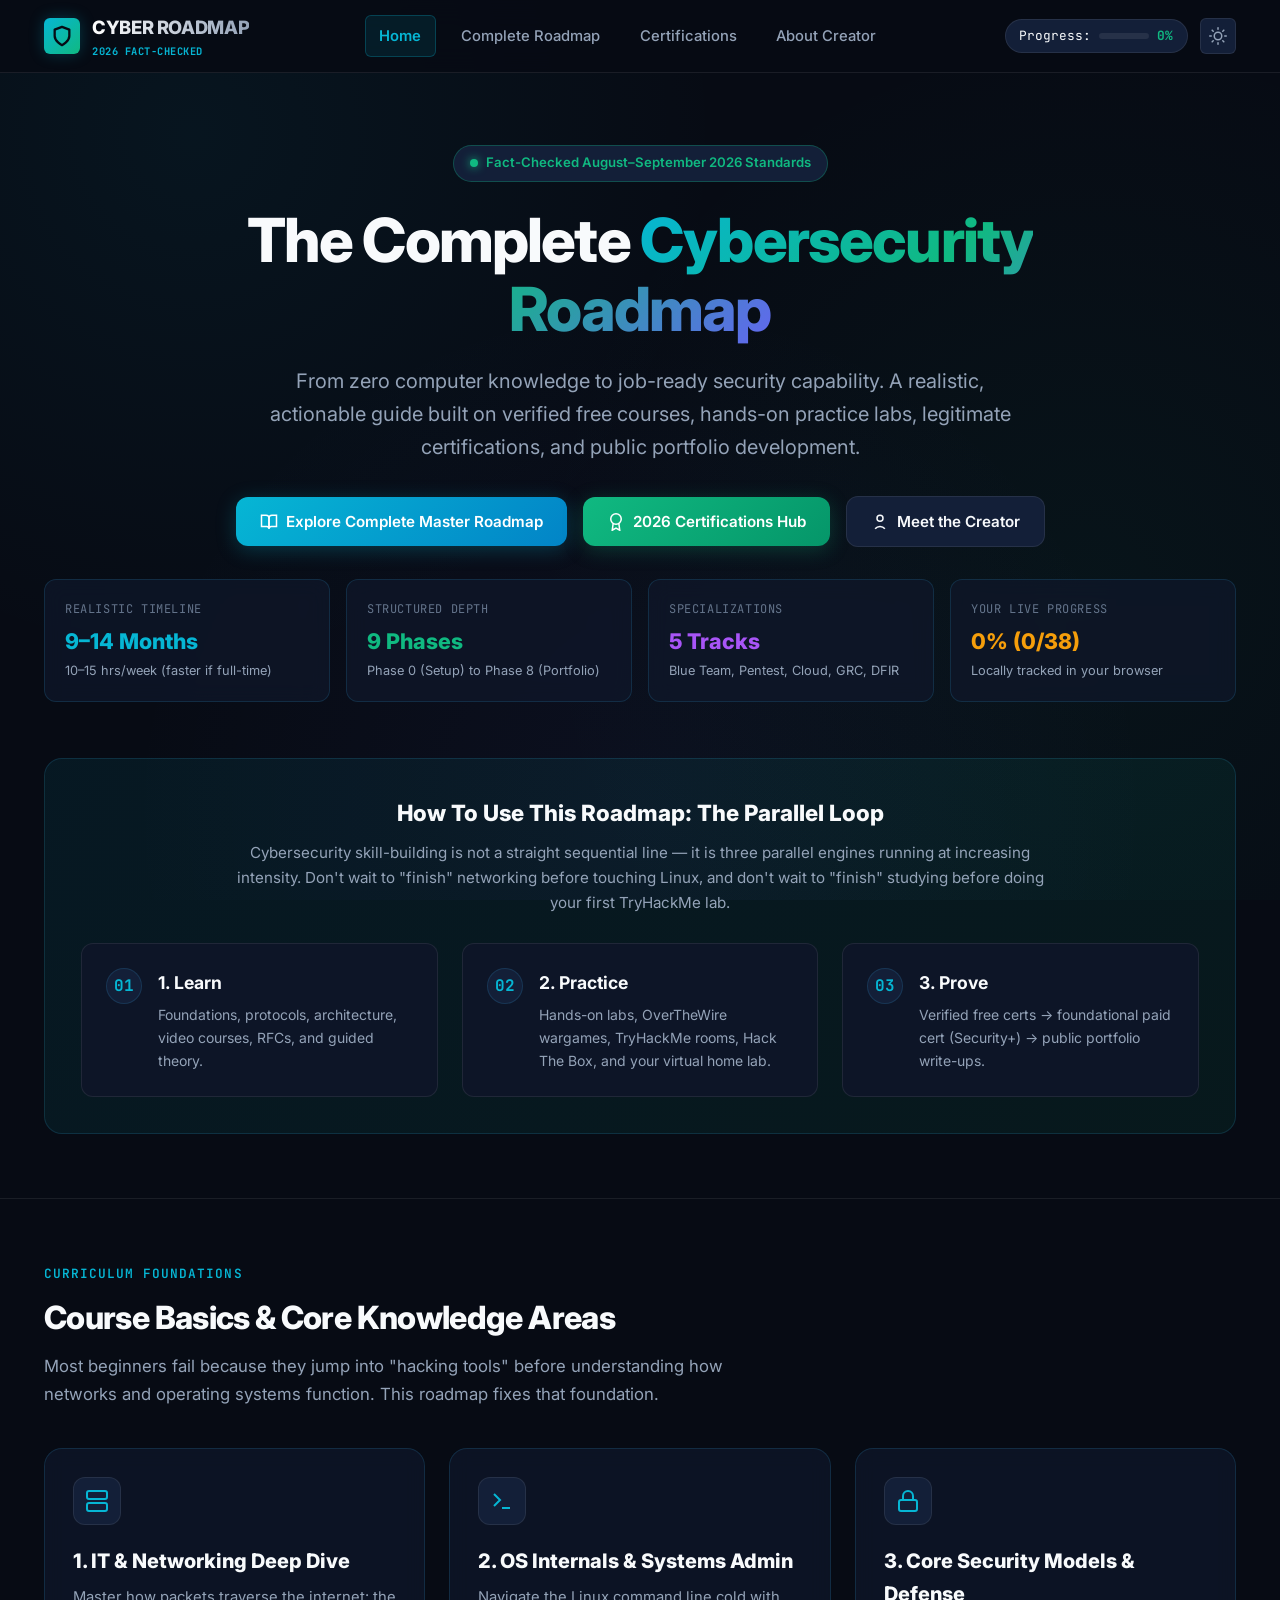
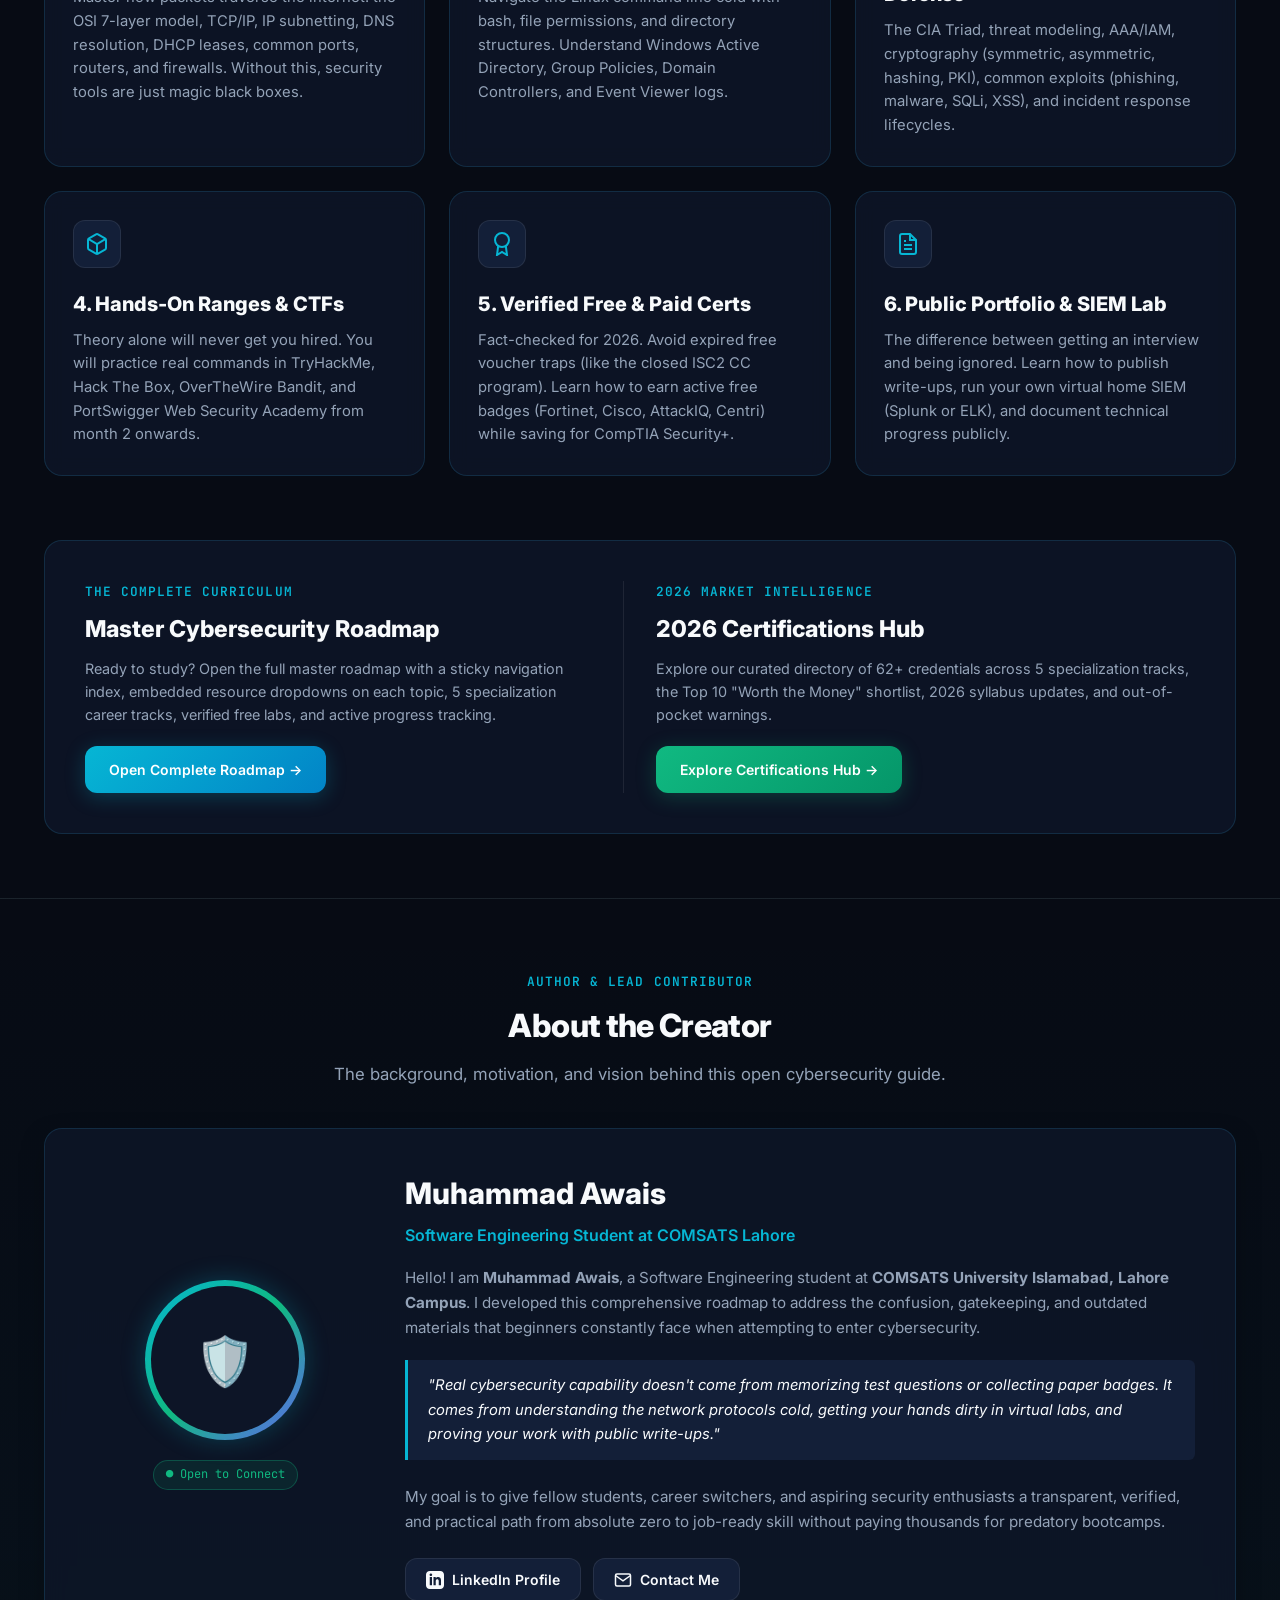
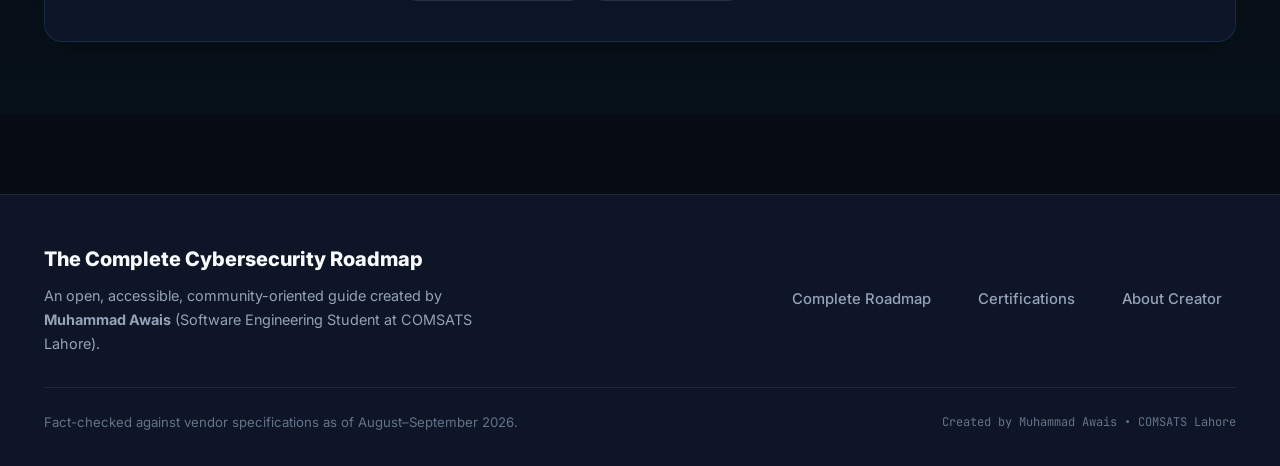
<file: index.html>
<!DOCTYPE html>
<html lang="en" data-theme="dark">
<head>
  <meta charset="UTF-8">
  <meta name="viewport" content="width=device-width, initial-scale=1.0">
  <title>Cybersecurity Roadmap | Zero Knowledge → Job-Ready Skills</title>
  
  <!-- SEO & Social Meta Tags -->
  <meta name="description" content="The complete, fact-checked cybersecurity roadmap by Muhammad Awais. Learn fundamentals, practice in hands-on labs, earn verified free certs, and build a portfolio to get job-ready in 9–14 months.">
  <meta name="keywords" content="cybersecurity roadmap, cyber security beginner guide, learn hacking, soc analyst, penetration testing, comptia security+, free cybersecurity courses, muhammad awais comsats lahore">
  <meta property="og:title" content="The Complete Cybersecurity Roadmap">
  <meta property="og:description" content="Zero Knowledge → Job-Ready Skills. Built for real capability.">
  <meta property="og:type" content="website">

  <!-- Favicon SVG -->
  <link rel="icon" href="data:image/svg+xml,<svg xmlns=%22http://www.w3.org/2000/svg%22 viewBox=%220 0 100 100%22><text y=%22.9em%22 font-size=%2290%22>🛡️</text></svg>">

  <!-- Google Fonts -->
  <link rel="preconnect" href="https://fonts.googleapis.com">
  <link rel="preconnect" href="https://fonts.gstatic.com" crossorigin>
  <link href="https://fonts.googleapis.com/css2?family=Inter:wght@300;400;500;600;700;800&family=JetBrains+Mono:wght@400;500;600;700&display=swap" rel="stylesheet">

  <!-- Core Stylesheet -->
  <link rel="stylesheet" href="css/style.css">
</head>
<body>

  <!-- Sticky Top Navigation -->
  <header class="site-header">
    <div class="container nav-container">
      <a href="index.html" class="brand-wrapper" aria-label="Cybersecurity Roadmap Home">
        <div class="brand-icon">
          <svg width="22" height="22" viewBox="0 0 24 24" fill="none" stroke="currentColor" stroke-width="2.5" stroke-linecap="round" stroke-linejoin="round">
            <path d="M12 22s8-4 8-10V5l-8-3-8 3v7c0 6 8 10 8 10z"></path>
          </svg>
        </div>
        <div class="brand-title">
          <span>CYBER ROADMAP</span>
          <span class="brand-badge">2026 Fact-Checked</span>
        </div>
      </a>

      <!-- Desktop Nav Links -->
      <nav class="nav-links" aria-label="Main Navigation">
        <a href="index.html" class="nav-link active">Home</a>
        <a href="roadmap.html" class="nav-link">Complete Roadmap</a>
        <a href="certifications.html" class="nav-link">Certifications</a>
        <a href="#creator" class="nav-link">About Creator</a>
      </nav>

      <!-- Navigation Actions: Progress & Theme Toggle -->
      <div class="nav-actions">
        <div class="nav-progress-badge" title="Overall Roadmap Completion">
          <span>Progress:</span>
          <div class="progress-pill-bar">
            <div class="progress-pill-fill" id="navProgressFill"></div>
          </div>
          <strong id="navProgressText" style="color: var(--accent-emerald);">0%</strong>
        </div>

        <button class="btn-icon" id="themeToggleBtn" aria-label="Toggle Theme" title="Toggle Light/Dark Theme">
          <!-- Injected by app.js -->
        </button>

        <button class="btn-icon mobile-menu-btn" id="mobileMenuBtn" aria-label="Open Navigation Menu">
          <svg width="20" height="20" viewBox="0 0 24 24" fill="none" stroke="currentColor" stroke-width="2"><line x1="3" y1="12" x2="21" y2="12"></line><line x1="3" y1="6" x2="21" y2="6"></line><line x1="3" y1="18" x2="21" y2="18"></line></svg>
        </button>
      </div>
    </div>

    <!-- Mobile Drawer Navigation -->
    <div class="mobile-nav-drawer hidden" id="mobileNavDrawer">
      <a href="index.html" class="nav-link active">🏠 Home</a>
      <a href="roadmap.html" class="nav-link">📜 Complete Curriculum (Phases 0–8)</a>
      <a href="certifications.html" class="nav-link">🎖️ Certifications Hub (Free & Paid)</a>
      <a href="#creator" class="nav-link">👤 About Creator</a>
    </div>
  </header>

  <main>
    <!-- Hero Section -->
    <section class="hero-section">
      <div class="container">
        <div class="hero-pill">
          <span class="pulse-dot"></span>
          Fact-Checked August–September 2026 Standards
        </div>

        <h1 class="hero-title">
          The Complete <span class="hero-gradient-text">Cybersecurity Roadmap</span>
        </h1>
        
        <p class="hero-subtitle">
          From zero computer knowledge to job-ready security capability. A realistic, actionable guide built on verified free courses, hands-on practice labs, legitimate certifications, and public portfolio development.
        </p>

        <div class="hero-cta-group">
          <a href="roadmap.html" class="btn btn-primary">
            <svg width="18" height="18" viewBox="0 0 24 24" fill="none" stroke="currentColor" stroke-width="2"><path d="M2 3h6a4 4 0 0 1 4 4v14a3 3 0 0 0-3-3H2z"></path><path d="M22 3h-6a4 4 0 0 0-4 4v14a3 3 0 0 1 3-3h7z"></path></svg>
            Explore Complete Master Roadmap
          </a>
          <a href="certifications.html" class="btn btn-emerald">
            <svg width="18" height="18" viewBox="0 0 24 24" fill="none" stroke="currentColor" stroke-width="2"><circle cx="12" cy="8" r="7"></circle><polyline points="8.21 13.89 7 23 12 20 17 23 15.79 13.88"></polyline></svg>
            2026 Certifications Hub
          </a>
          <a href="#creator" class="btn btn-outline">
            <svg width="18" height="18" viewBox="0 0 24 24" fill="none" stroke="currentColor" stroke-width="2"><circle cx="12" cy="7" r="4"></circle><path d="M5.5 21a8.38 8.38 0 0 1 13 0"></path></svg>
            Meet the Creator
          </a>
        </div>

        <!-- Quick Stats Grid -->
        <div class="hero-stats-grid">
          <div class="stat-card">
            <div class="stat-label">Realistic Timeline</div>
            <div class="stat-value" style="color: var(--accent-cyan);">9–14 Months</div>
            <div class="stat-desc">10–15 hrs/week (faster if full-time)</div>
          </div>
          <div class="stat-card">
            <div class="stat-label">Structured Depth</div>
            <div class="stat-value" style="color: var(--accent-emerald);">9 Phases</div>
            <div class="stat-desc">Phase 0 (Setup) to Phase 8 (Portfolio)</div>
          </div>
          <div class="stat-card">
            <div class="stat-label">Specializations</div>
            <div class="stat-value" style="color: var(--accent-purple);">5 Tracks</div>
            <div class="stat-desc">Blue Team, Pentest, Cloud, GRC, DFIR</div>
          </div>
          <div class="stat-card">
            <div class="stat-label">Your Live Progress</div>
            <div class="stat-value" id="heroProgressValue" style="color: var(--accent-amber);">0% (0/0)</div>
            <div class="stat-desc">Locally tracked in your browser</div>
          </div>
        </div>
      </div>
    </section>

    <!-- Core Learning Philosophy: The Parallel Loop -->
    <section class="container" style="margin-bottom: 4rem;">
      <div class="philosophy-banner">
        <div class="philosophy-header">
          <h2 class="philosophy-title">How To Use This Roadmap: The Parallel Loop</h2>
          <p style="color: var(--text-muted); font-size: 0.95rem; max-width: 820px; margin: 0 auto;">
            Cybersecurity skill-building is not a straight sequential line — it is three parallel engines running at increasing intensity. Don't wait to "finish" networking before touching Linux, and don't wait to "finish" studying before doing your first TryHackMe lab.
          </p>
        </div>

        <div class="philosophy-steps">
          <div class="pillar-box">
            <div class="pillar-badge">01</div>
            <div class="pillar-content">
              <h4>1. Learn</h4>
              <p>Foundations, protocols, architecture, video courses, RFCs, and guided theory.</p>
            </div>
          </div>
          <div class="pillar-box">
            <div class="pillar-badge">02</div>
            <div class="pillar-content">
              <h4>2. Practice</h4>
              <p>Hands-on labs, OverTheWire wargames, TryHackMe rooms, Hack The Box, and your virtual home lab.</p>
            </div>
          </div>
          <div class="pillar-box">
            <div class="pillar-badge">03</div>
            <div class="pillar-content">
              <h4>3. Prove</h4>
              <p>Verified free certs → foundational paid cert (Security+) → public portfolio write-ups.</p>
            </div>
          </div>
        </div>
      </div>
    </section>

    <!-- Course Basics & What Makes This Different -->
    <section class="section" id="course-basics">
      <div class="container">
        <div class="section-head">
          <span class="section-tag">Curriculum Foundations</span>
          <h2 class="section-title">Course Basics & Core Knowledge Areas</h2>
          <p class="section-subtitle">
            Most beginners fail because they jump into "hacking tools" before understanding how networks and operating systems function. This roadmap fixes that foundation.
          </p>
        </div>

        <div class="course-basics-grid">
          <div class="course-basic-card">
            <div class="basic-card-icon">
              <svg width="24" height="24" viewBox="0 0 24 24" fill="none" stroke="currentColor" stroke-width="2"><rect x="2" y="2" width="20" height="8" rx="2" ry="2"></rect><rect x="2" y="14" width="20" height="8" rx="2" ry="2"></rect><line x1="6" y1="6" x2="6.01" y2="6"></line><line x1="6" y1="18" x2="6.01" y2="18"></line></svg>
            </div>
            <h3>1. IT & Networking Deep Dive</h3>
            <p>
              Master how packets traverse the internet: the OSI 7-layer model, TCP/IP, IP subnetting, DNS resolution, DHCP leases, common ports, routers, and firewalls. Without this, security tools are just magic black boxes.
            </p>
          </div>

          <div class="course-basic-card">
            <div class="basic-card-icon">
              <svg width="24" height="24" viewBox="0 0 24 24" fill="none" stroke="currentColor" stroke-width="2"><polyline points="4 17 10 11 4 5"></polyline><line x1="12" y1="19" x2="20" y2="19"></line></svg>
            </div>
            <h3>2. OS Internals & Systems Admin</h3>
            <p>
              Navigate the Linux command line cold with bash, file permissions, and directory structures. Understand Windows Active Directory, Group Policies, Domain Controllers, and Event Viewer logs.
            </p>
          </div>

          <div class="course-basic-card">
            <div class="basic-card-icon">
              <svg width="24" height="24" viewBox="0 0 24 24" fill="none" stroke="currentColor" stroke-width="2"><rect x="3" y="11" width="18" height="11" rx="2" ry="2"></rect><path d="M7 11V7a5 5 0 0 1 10 0v4"></path></svg>
            </div>
            <h3>3. Core Security Models & Defense</h3>
            <p>
              The CIA Triad, threat modeling, AAA/IAM, cryptography (symmetric, asymmetric, hashing, PKI), common exploits (phishing, malware, SQLi, XSS), and incident response lifecycles.
            </p>
          </div>

          <div class="course-basic-card">
            <div class="basic-card-icon">
              <svg width="24" height="24" viewBox="0 0 24 24" fill="none" stroke="currentColor" stroke-width="2"><path d="M21 16V8a2 2 0 0 0-1-1.73l-7-4a2 2 0 0 0-2 0l-7 4A2 2 0 0 0 3 8v8a2 2 0 0 0 1 1.73l7 4a2 2 0 0 0 2 0l7-4A2 2 0 0 0 21 16z"></path><polyline points="3.27 6.96 12 12.01 20.73 6.96"></polyline><line x1="12" y1="22.08" x2="12" y2="12"></line></svg>
            </div>
            <h3>4. Hands-On Ranges & CTFs</h3>
            <p>
              Theory alone will never get you hired. You will practice real commands in TryHackMe, Hack The Box, OverTheWire Bandit, and PortSwigger Web Security Academy from month 2 onwards.
            </p>
          </div>

          <div class="course-basic-card">
            <div class="basic-card-icon">
              <svg width="24" height="24" viewBox="0 0 24 24" fill="none" stroke="currentColor" stroke-width="2"><circle cx="12" cy="8" r="7"></circle><polyline points="8.21 13.89 7 23 12 20 17 23 15.79 13.88"></polyline></svg>
            </div>
            <h3>5. Verified Free & Paid Certs</h3>
            <p>
              Fact-checked for 2026. Avoid expired free voucher traps (like the closed ISC2 CC program). Learn how to earn active free badges (Fortinet, Cisco, AttackIQ, Centri) while saving for CompTIA Security+.
            </p>
          </div>

          <div class="course-basic-card">
            <div class="basic-card-icon">
              <svg width="24" height="24" viewBox="0 0 24 24" fill="none" stroke="currentColor" stroke-width="2"><path d="M14 2H6a2 2 0 0 0-2 2v16a2 2 0 0 0 2 2h12a2 2 0 0 0 2-2V8z"></path><polyline points="14 2 14 8 20 8"></polyline><line x1="16" y1="13" x2="8" y2="13"></line><line x1="16" y1="17" x2="8" y2="17"></line><polyline points="10 9 9 9 8 9"></polyline></svg>
            </div>
            <h3>6. Public Portfolio & SIEM Lab</h3>
            <p>
              The difference between getting an interview and being ignored. Learn how to publish write-ups, run your own virtual home SIEM (Splunk or ELK), and document technical progress publicly.
            </p>
          </div>
        </div>
      </div>
    </section>

    <!-- Master Roadmap & Certifications Gateway Banner -->
    <section class="container" style="margin-bottom: 4rem;">
      <div style="background: var(--card-bg); border: 1px solid var(--card-border); border-radius: var(--radius-lg); padding: 2.5rem; display: grid; grid-template-columns: 1fr 1fr; gap: 2rem;">
        <div style="border-right: 1px solid var(--border-subtle); padding-right: 1.5rem;">
          <span class="section-tag" style="display: block; margin-bottom: 0.5rem;">The Complete Curriculum</span>
          <h3 style="font-size: 1.45rem; font-weight: 800; margin-bottom: 0.5rem;">Master Cybersecurity Roadmap</h3>
          <p style="color: var(--text-muted); font-size: 0.9rem; line-height: 1.6; margin-bottom: 1.25rem;">
            Ready to study? Open the full master roadmap with a sticky navigation index, embedded resource dropdowns on each topic, 5 specialization career tracks, verified free labs, and active progress tracking.
          </p>
          <a href="roadmap.html" class="btn btn-primary" style="font-size: 0.875rem;">
            Open Complete Roadmap →
          </a>
        </div>
        <div>
          <span class="section-tag" style="display: block; margin-bottom: 0.5rem;">2026 Market Intelligence</span>
          <h3 style="font-size: 1.45rem; font-weight: 800; margin-bottom: 0.5rem;">2026 Certifications Hub</h3>
          <p style="color: var(--text-muted); font-size: 0.9rem; line-height: 1.6; margin-bottom: 1.25rem;">
            Explore our curated directory of 62+ credentials across 5 specialization tracks, the Top 10 "Worth the Money" shortlist, 2026 syllabus updates, and out-of-pocket warnings.
          </p>
          <a href="certifications.html" class="btn btn-emerald" style="font-size: 0.875rem;">
            Explore Certifications Hub →
          </a>
        </div>
      </div>
    </section>

    <!-- About the Creator Section -->
    <section class="creator-section" id="creator">
      <div class="container">
        <div class="section-head" style="text-align: center; align-items: center;">
          <span class="section-tag">Author & Lead Contributor</span>
          <h2 class="section-title">About the Creator</h2>
          <p class="section-subtitle">
            The background, motivation, and vision behind this open cybersecurity guide.
          </p>
        </div>

        <div class="creator-card-main">
          <div class="creator-avatar-wrap">
            <div class="creator-avatar-ring">
              <div class="creator-avatar-inner">
                🛡️
              </div>
            </div>
            <span class="creator-status-badge">● Open to Connect</span>
          </div>

          <div class="creator-info">
            <h3>Muhammad Awais</h3>
            <div class="creator-title-tag">Software Engineering Student at COMSATS Lahore</div>
            
            <p class="creator-bio">
              Hello! I am <strong>Muhammad Awais</strong>, a Software Engineering student at <strong>COMSATS University Islamabad, Lahore Campus</strong>. I developed this comprehensive roadmap to address the confusion, gatekeeping, and outdated materials that beginners constantly face when attempting to enter cybersecurity.
            </p>

            <div class="creator-quote">
              "Real cybersecurity capability doesn't come from memorizing test questions or collecting paper badges. It comes from understanding the network protocols cold, getting your hands dirty in virtual labs, and proving your work with public write-ups."
            </div>

            <p class="creator-bio" style="margin-bottom: 1.5rem;">
              My goal is to give fellow students, career switchers, and aspiring security enthusiasts a transparent, verified, and practical path from absolute zero to job-ready skill without paying thousands for predatory bootcamps.
            </p>

            <div class="creator-social-links">
              <a href="https://www.linkedin.com" target="_blank" rel="noopener noreferrer" class="social-link-btn">
                <svg width="18" height="18" viewBox="0 0 24 24" fill="currentColor"><path d="M19 0h-14c-2.761 0-5 2.239-5 5v14c0 2.761 2.239 5 5 5h14c2.762 0 5-2.239 5-5v-14c0-2.761-2.238-5-5-5zm-11 19h-3v-11h3v11zm-1.5-12.268c-.966 0-1.75-.79-1.75-1.764s.784-1.764 1.75-1.764 1.75.79 1.75 1.764-.783 1.764-1.75 1.764zm13.5 12.268h-3v-5.604c0-3.368-4-3.113-4 0v5.604h-3v-11h3v1.765c1.396-2.586 7-2.777 7 2.476v6.759z"/></svg>
                LinkedIn Profile
              </a>
              <a href="mailto:awais@example.com" class="social-link-btn">
                <svg width="18" height="18" viewBox="0 0 24 24" fill="none" stroke="currentColor" stroke-width="2"><path d="M4 4h16c1.1 0 2 .9 2 2v12c0 1.1-.9 2-2 2H4c-1.1 0-2-.9-2-2V6c0-1.1.9-2 2-2z"></path><polyline points="22,6 12,13 2,6"></polyline></svg>
                Contact Me
              </a>
            </div>
          </div>
        </div>
      </div>
    </section>
  </main>

  <!-- Site Footer -->
  <footer class="site-footer">
    <div class="container">
      <div class="footer-top">
        <div class="footer-brand">
          <h4>The Complete Cybersecurity Roadmap</h4>
          <p>
            An open, accessible, community-oriented guide created by <strong>Muhammad Awais</strong> (Software Engineering Student at COMSATS Lahore).
          </p>
        </div>
        <div class="footer-links-group">
          <a href="roadmap.html" class="nav-link">Complete Roadmap</a>
          <a href="certifications.html" class="nav-link">Certifications</a>
          <a href="#creator" class="nav-link">About Creator</a>
        </div>
      </div>

      <div class="footer-bottom">
        <div>
          <span>Fact-checked against vendor specifications as of August–September 2026.</span>
        </div>
        <div style="font-family: var(--font-mono); font-size: 0.75rem;">
          Created by Muhammad Awais • COMSATS Lahore
        </div>
      </div>
    </div>
  </footer>

  <!-- Floating Back to Top Button -->
  <button class="back-to-top" id="backToTopBtn" aria-label="Scroll Back to Top">
    <svg width="20" height="20" viewBox="0 0 24 24" fill="none" stroke="currentColor" stroke-width="2.5"><polyline points="18 15 12 9 6 15"></polyline></svg>
  </button>

  <!-- Core JavaScript -->
  <script src="js/roadmap-data.js"></script>
  <script src="js/app.js"></script>
</body>
</html>
</file>
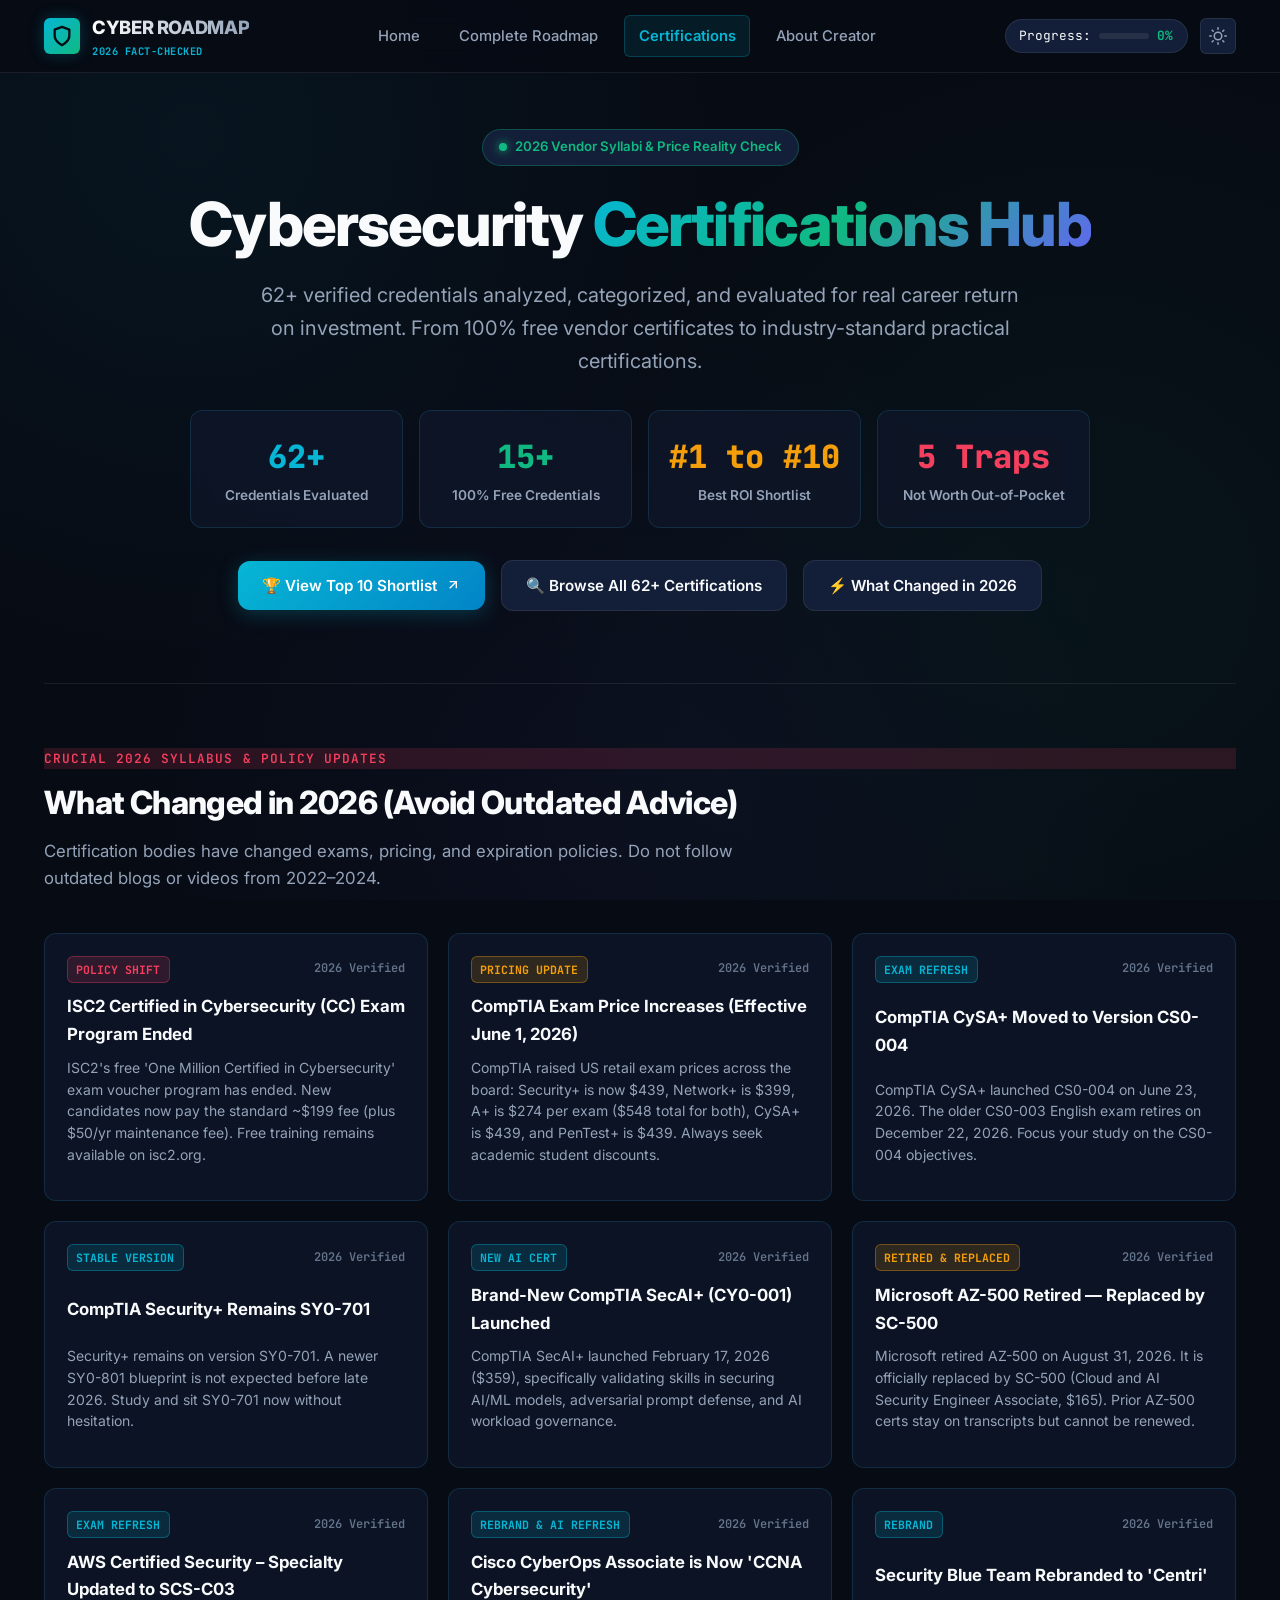
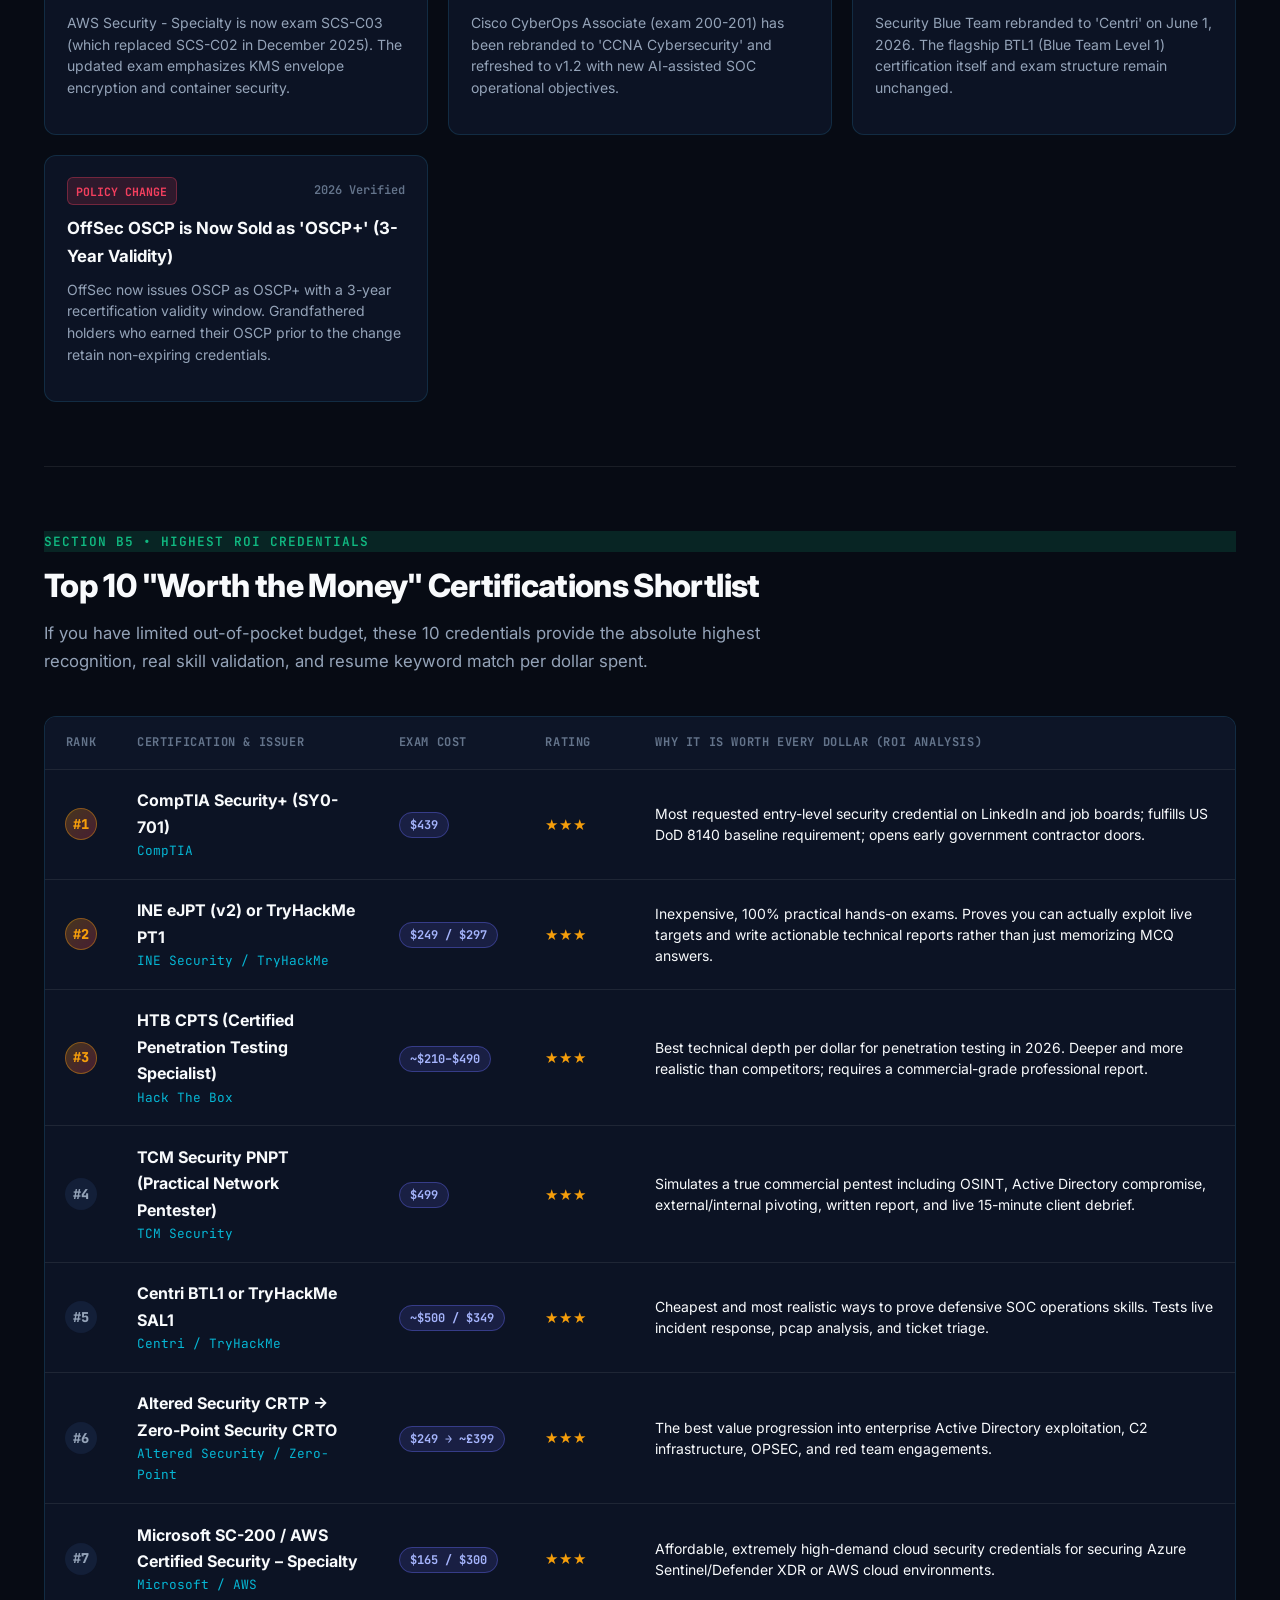
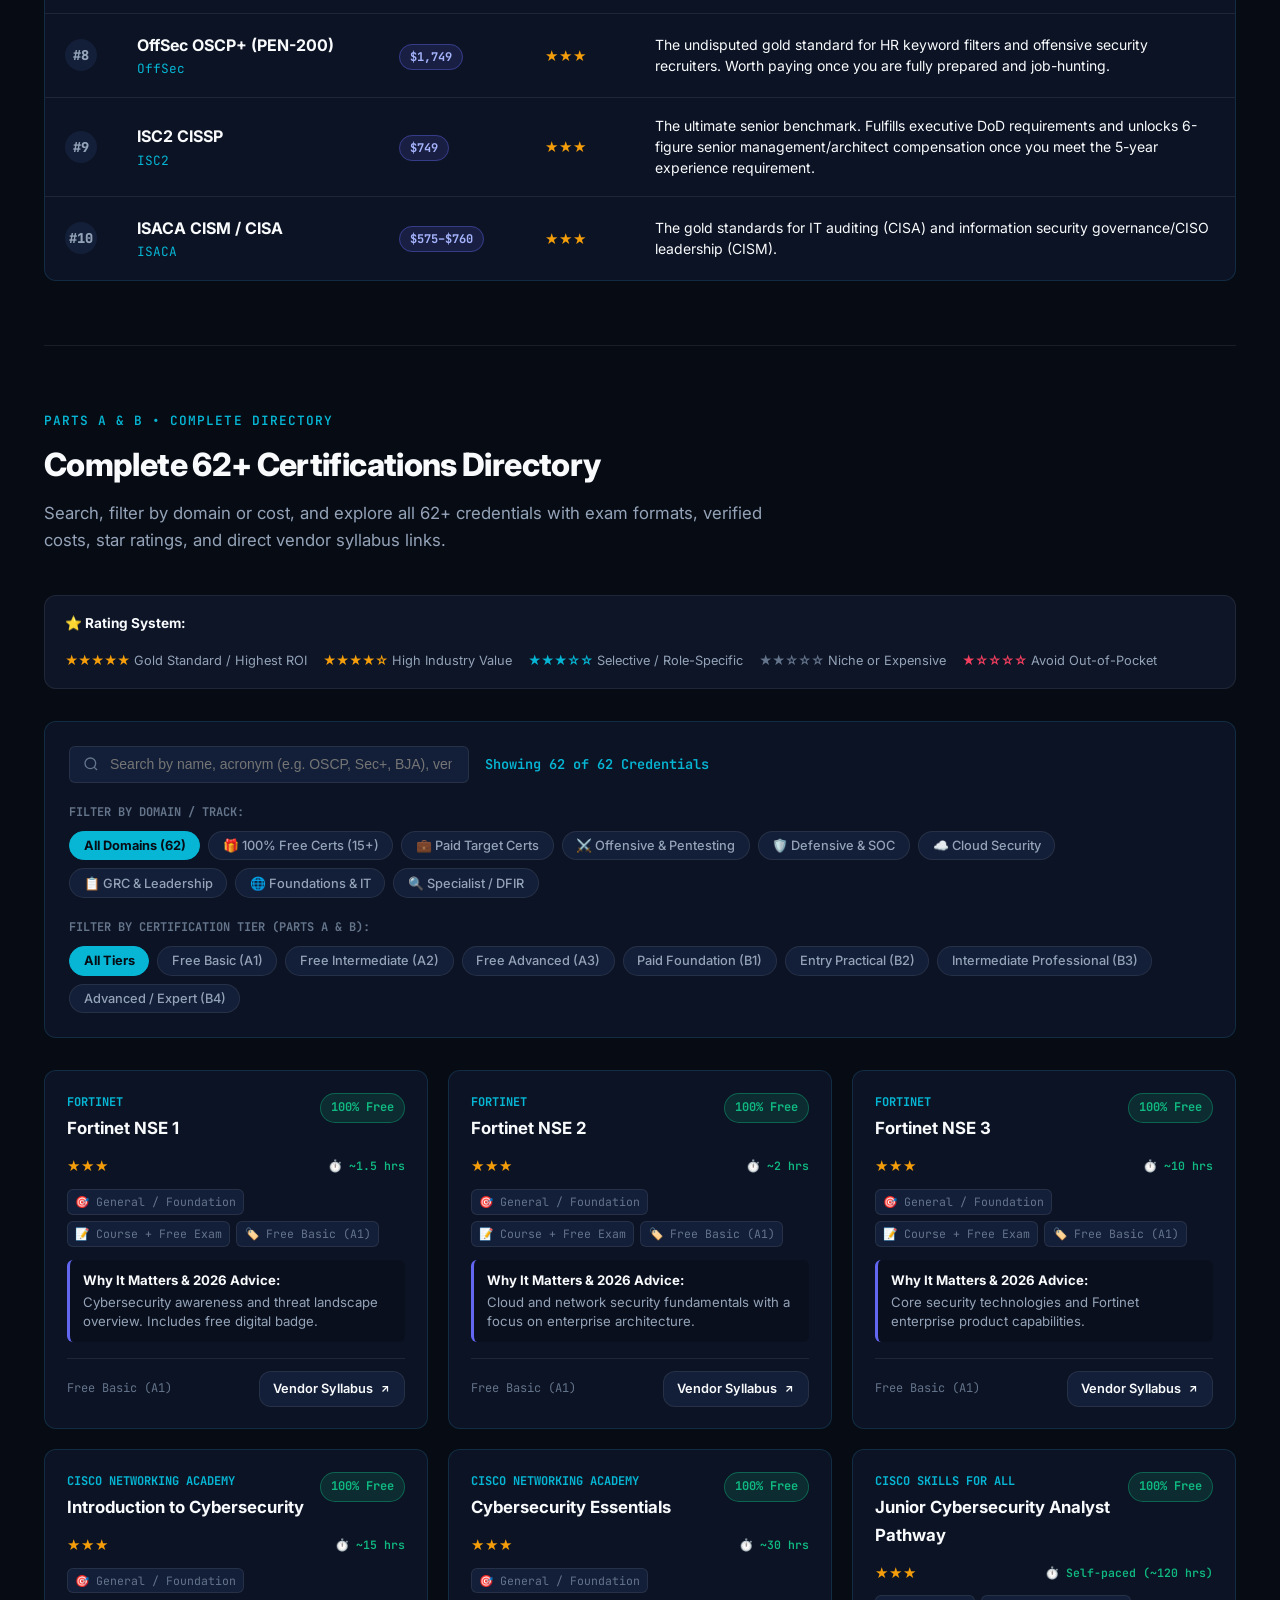
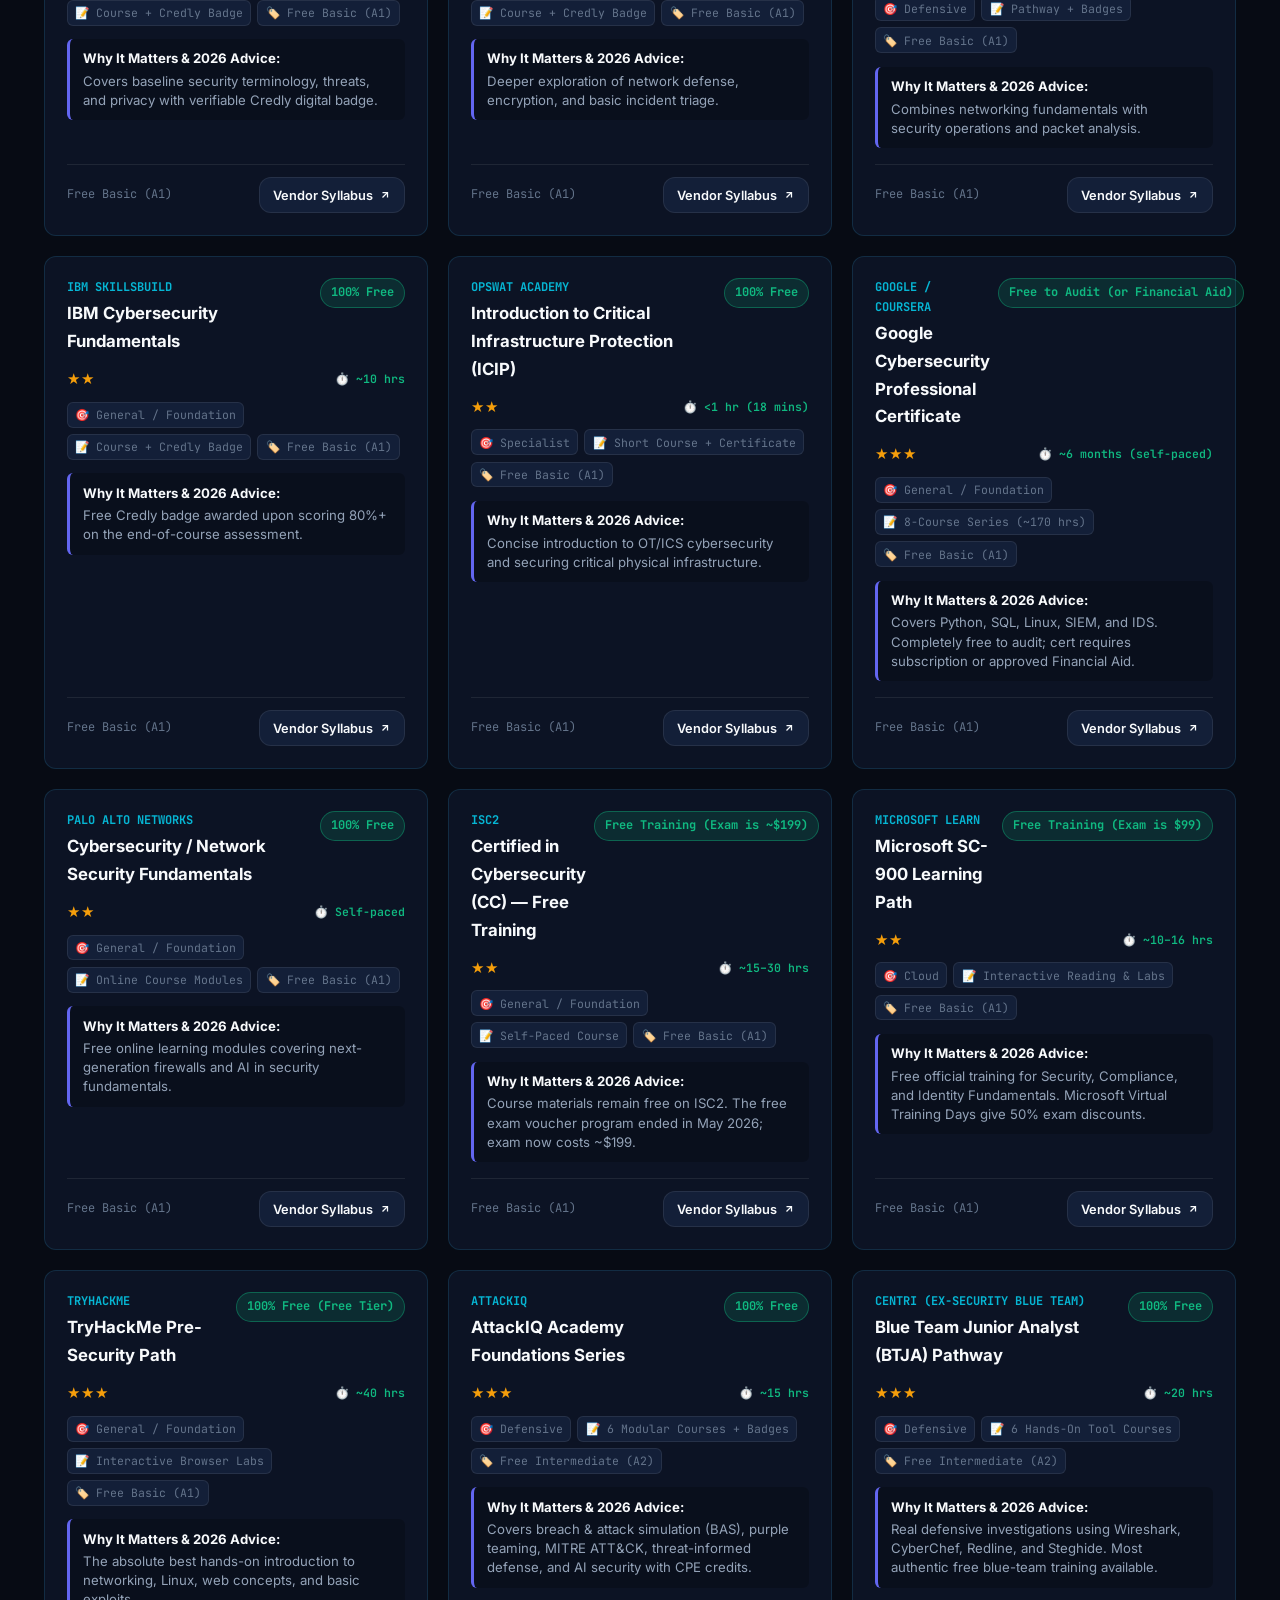
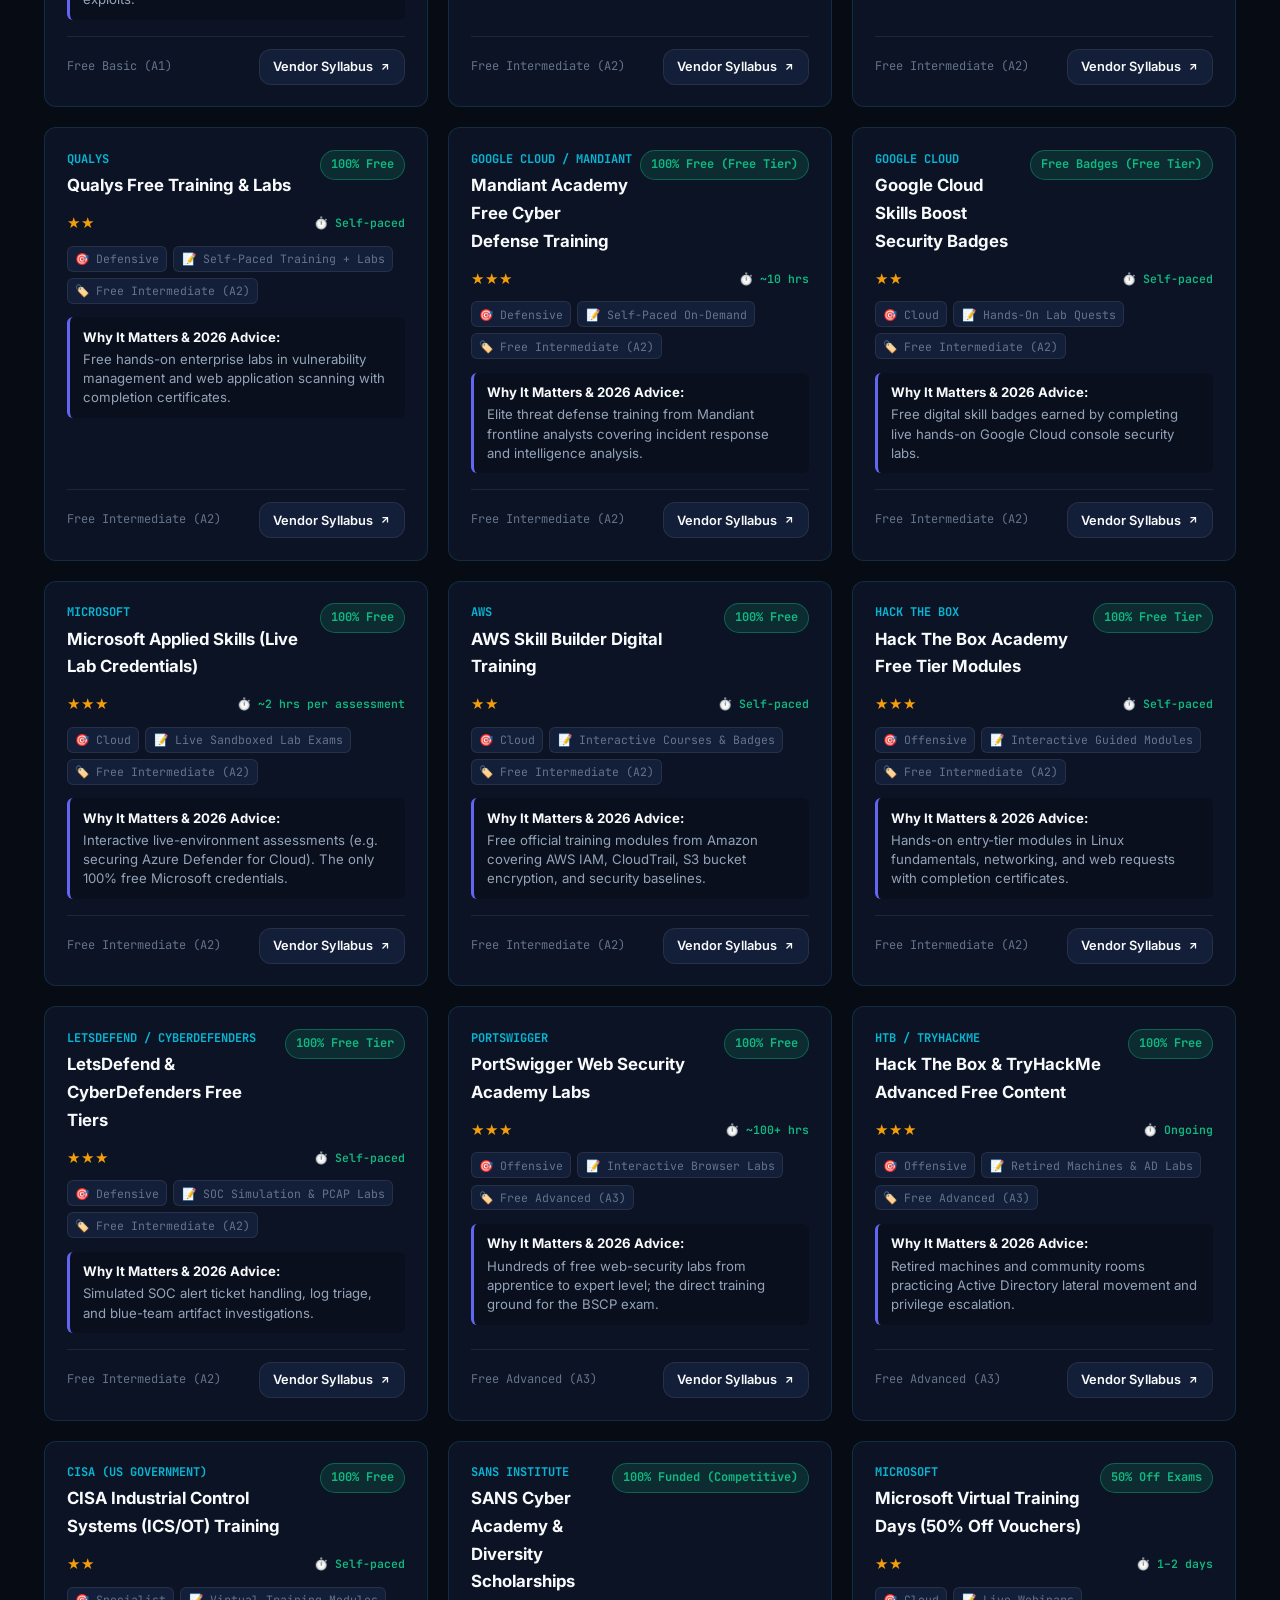
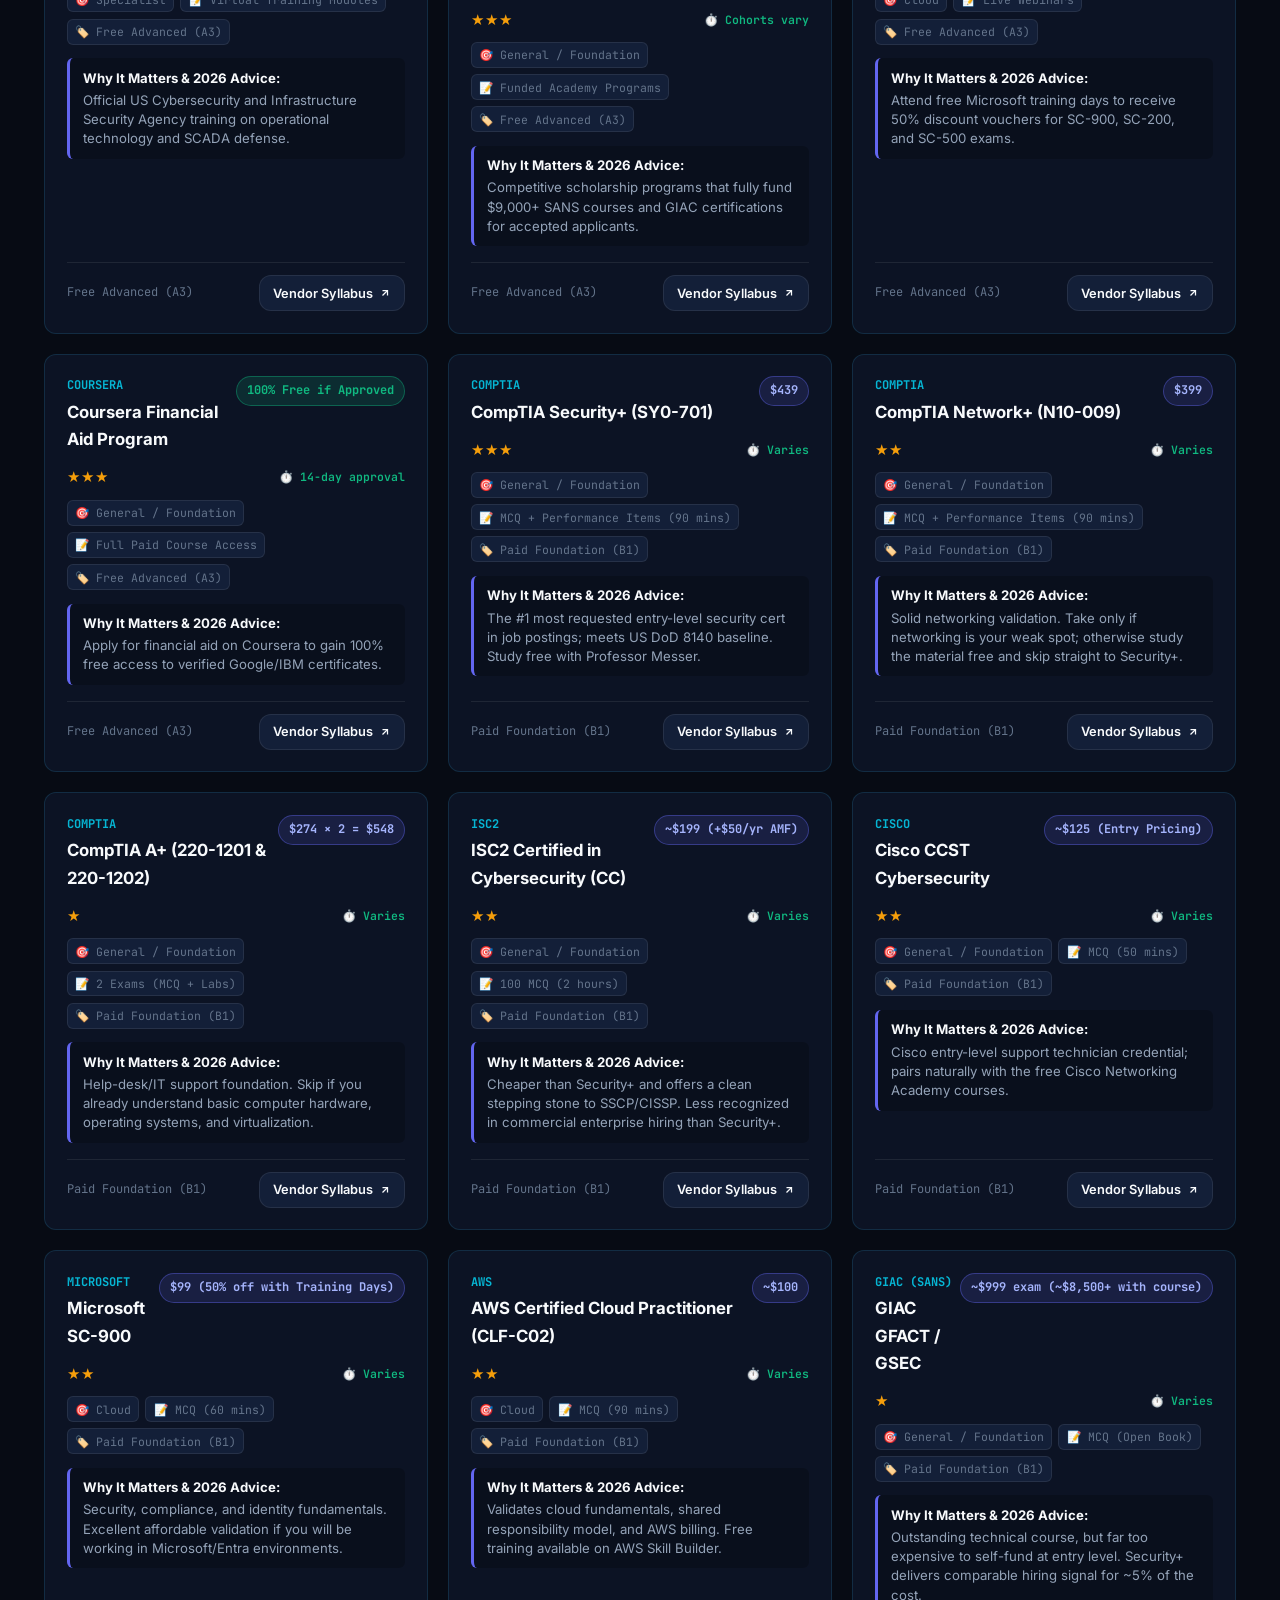
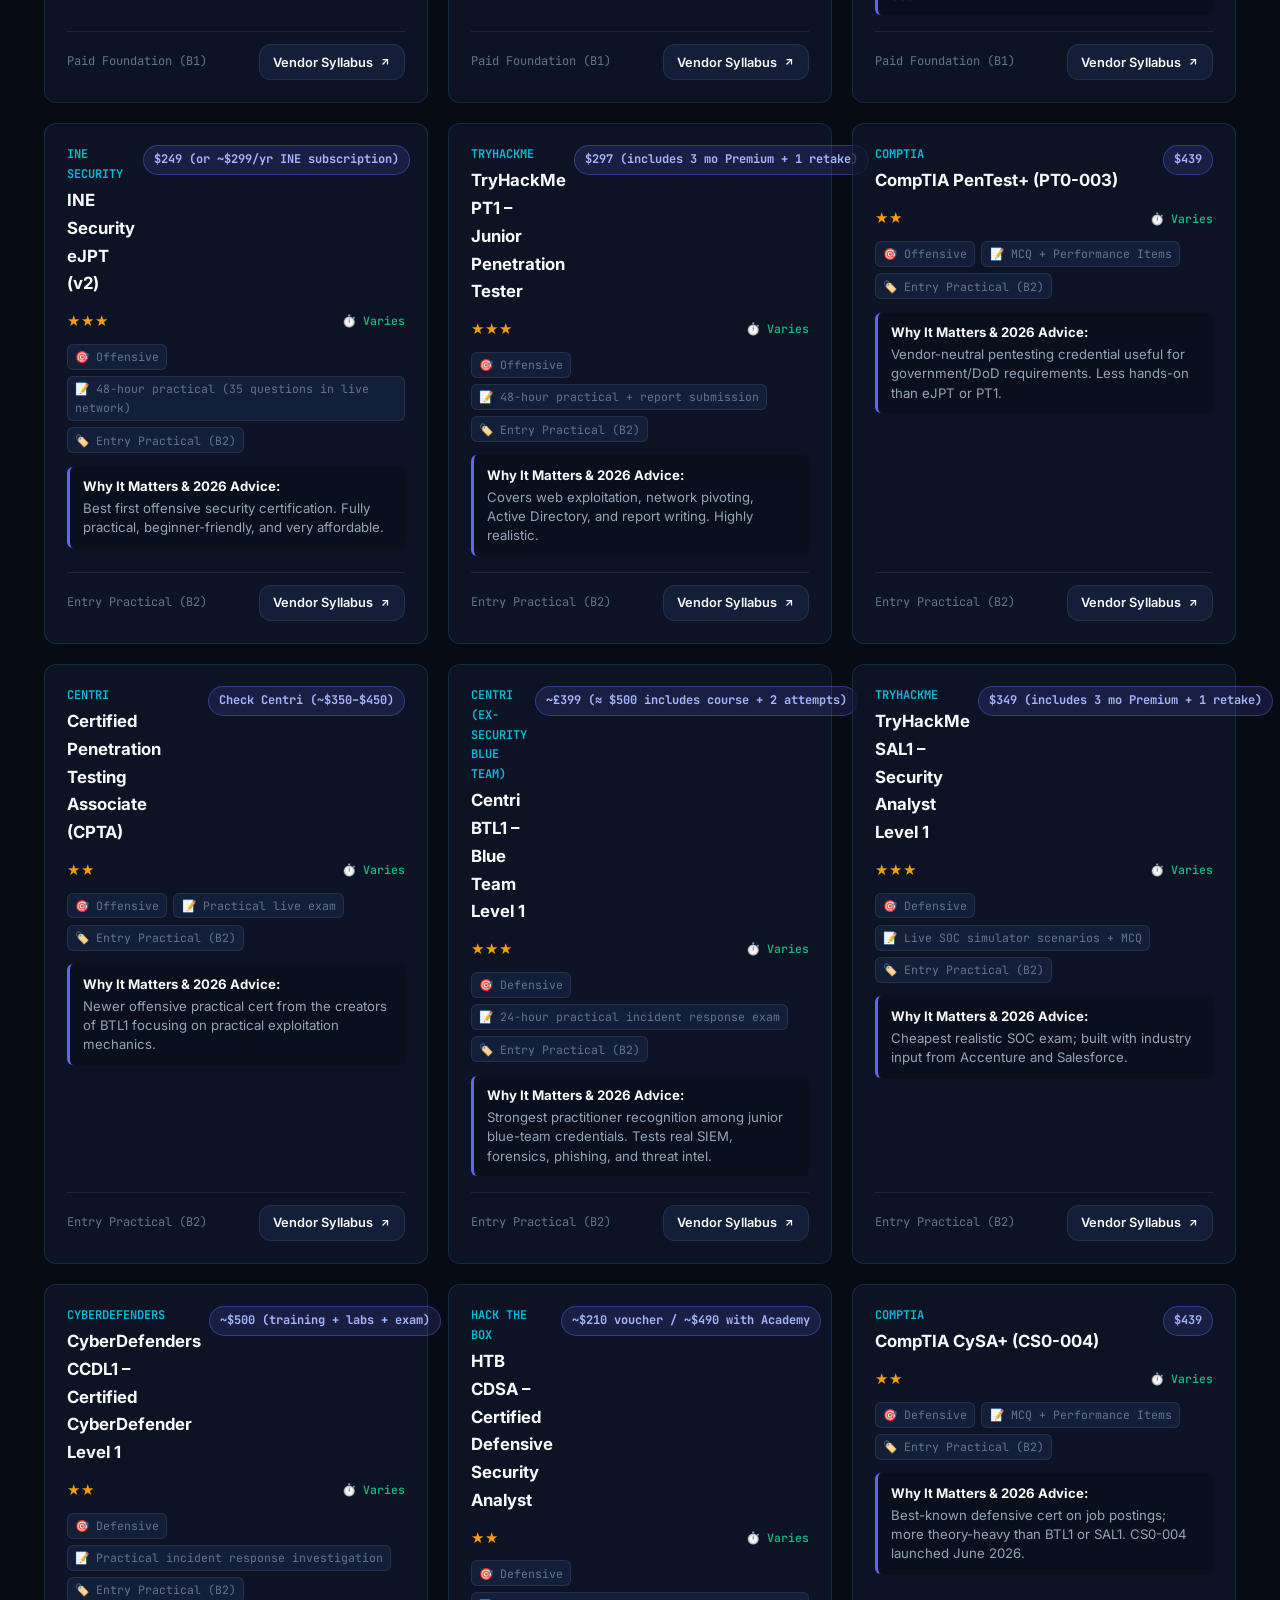
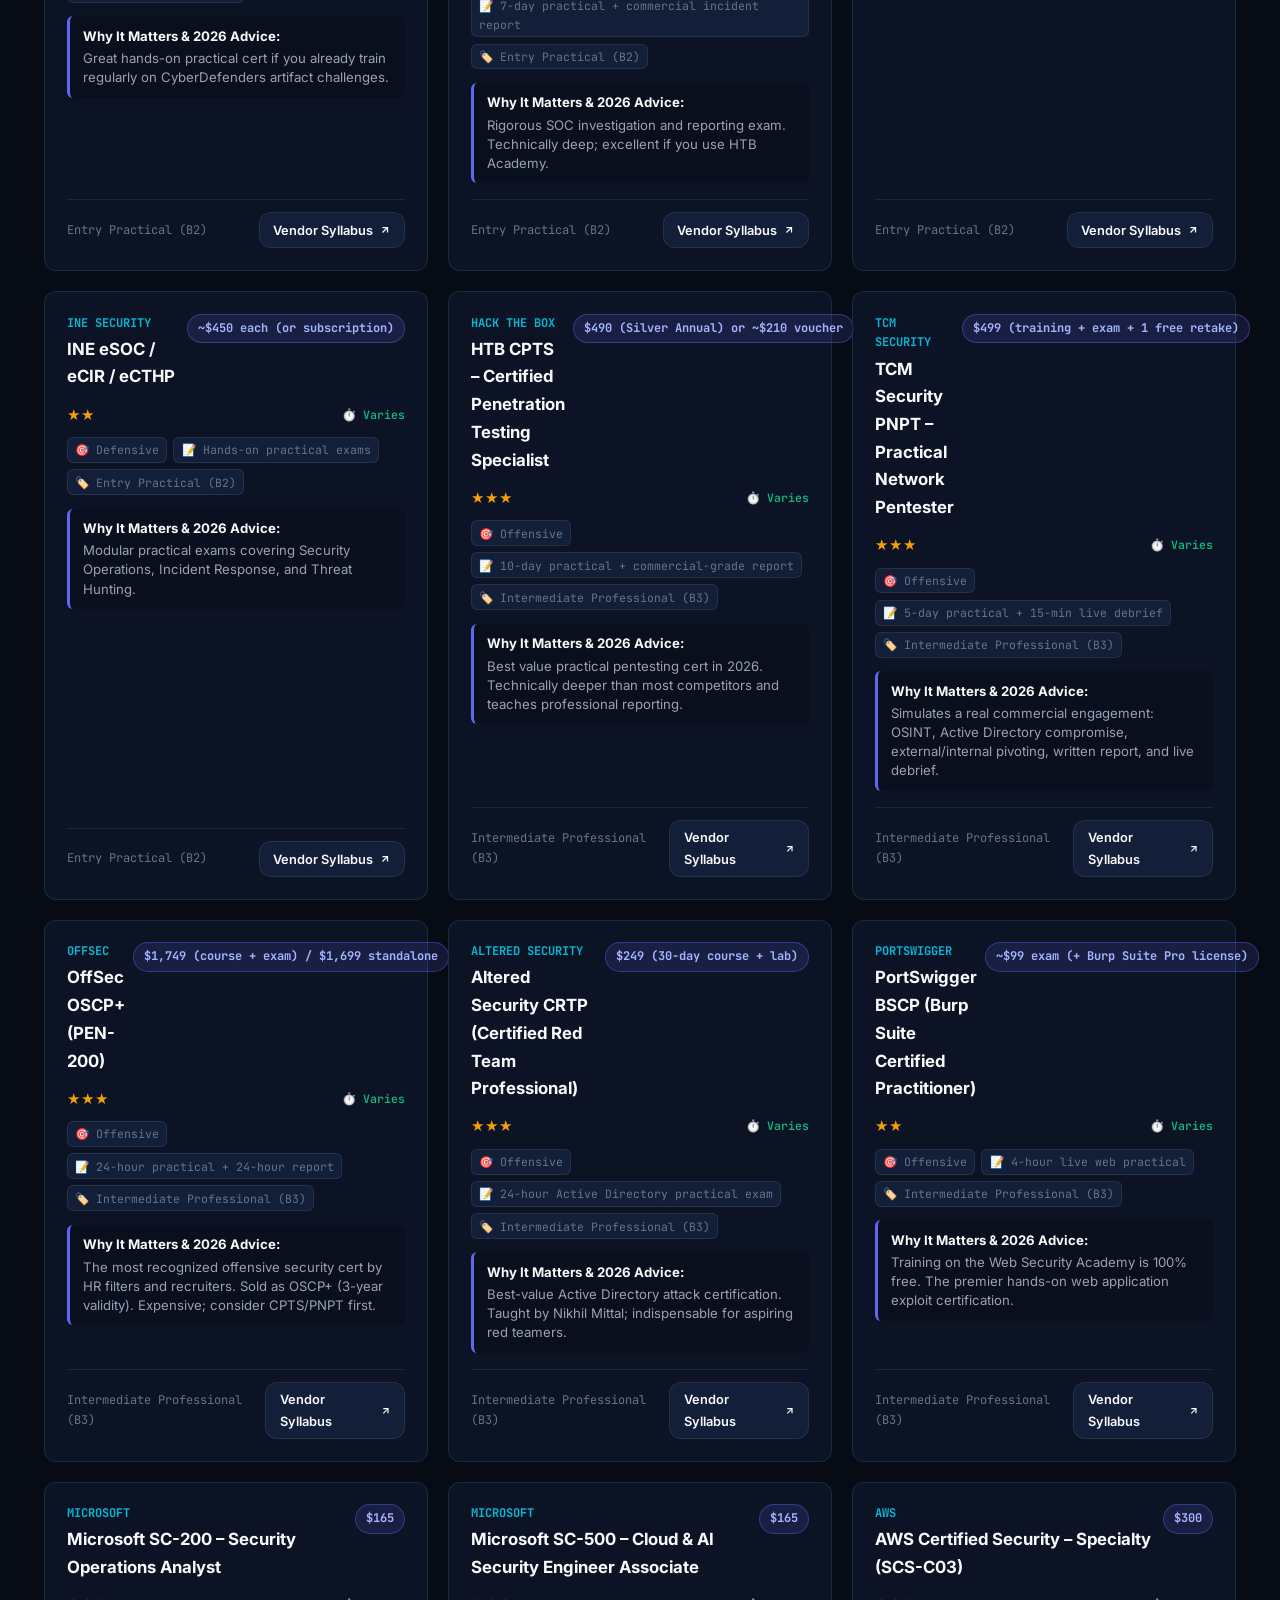
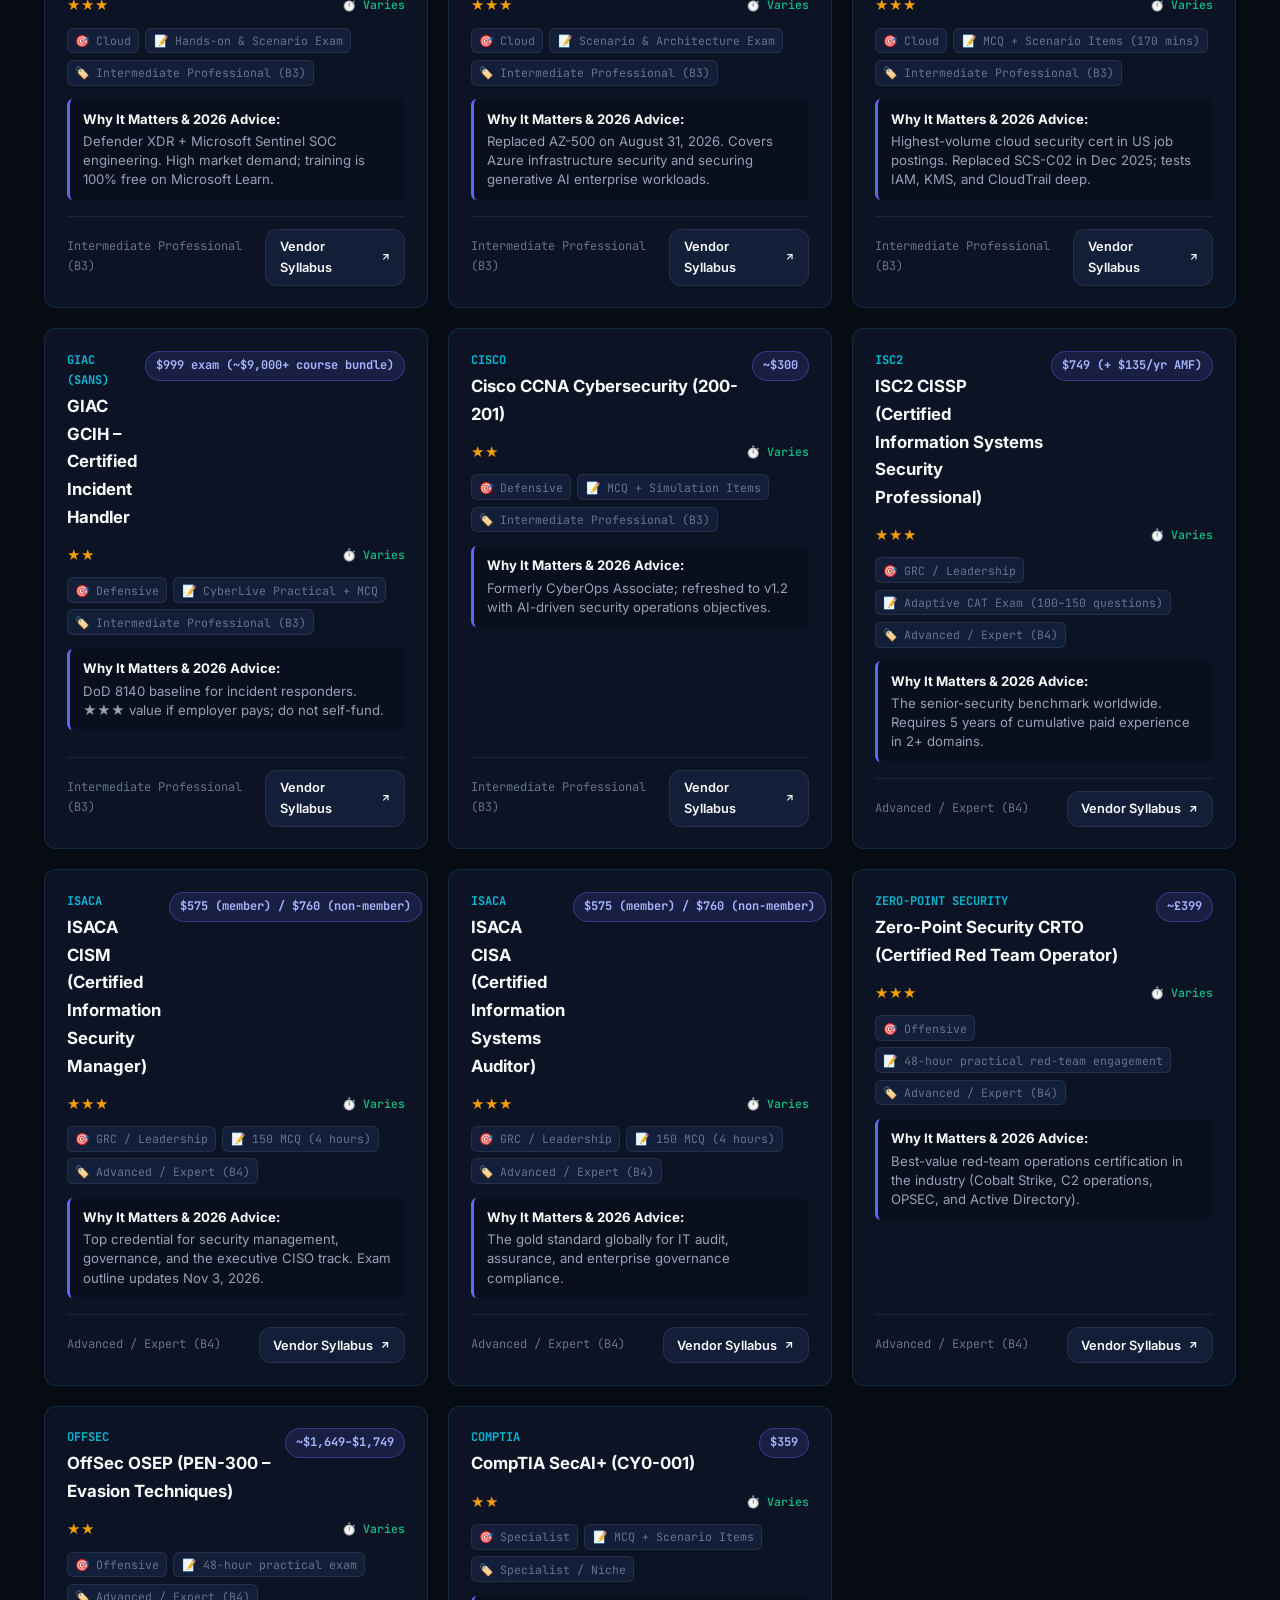
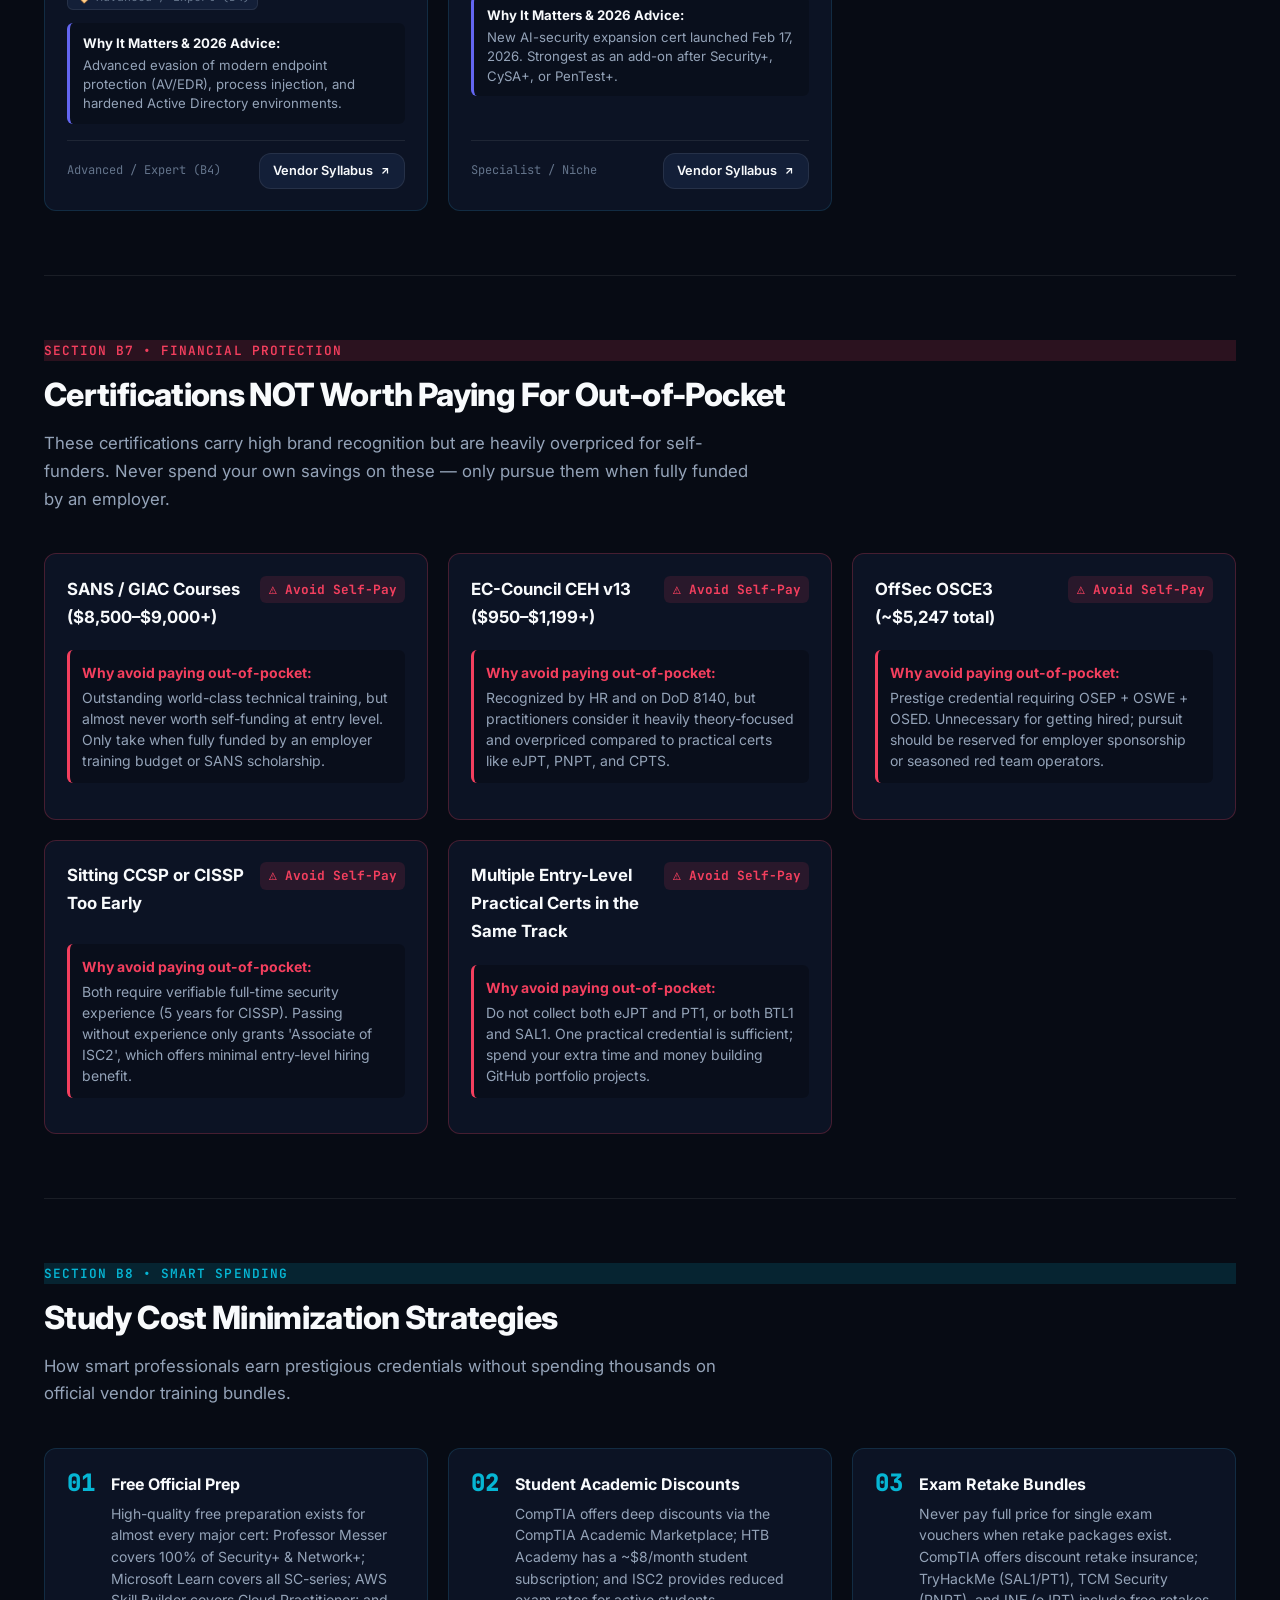
<file: certifications.html>
<!DOCTYPE html>
<html lang="en" data-theme="dark">
<head>
  <meta charset="UTF-8">
  <meta name="viewport" content="width=device-width, initial-scale=1.0">
  <title>2026 Cybersecurity Certifications Guide & Vendor Directory | Free & Paid Credentials</title>
  
  <!-- SEO & Social Meta Tags -->
  <meta name="description" content="Complete 2026 cybersecurity certifications guide fact-checked against vendor syllabi. Free credentials, Top 10 shortlist, ROI ratings, and vendor directory by Muhammad Awais.">
  <meta property="og:title" content="2026 Cybersecurity Certifications Guide & Vendor Directory">
  <meta property="og:description" content="62+ verified credentials categorized, priced, and evaluated for real return on investment. Free certs, top 10 shortlist, and 2026 changes.">
  <meta property="og:type" content="website">

  <!-- Favicon SVG -->
  <link rel="icon" href="data:image/svg+xml,<svg xmlns=%22http://www.w3.org/2000/svg%22 viewBox=%220 0 100 100%22><text y=%22.9em%22 font-size=%2290%22>🎖️</text></svg>">

  <!-- Google Fonts -->
  <link rel="preconnect" href="https://fonts.googleapis.com">
  <link rel="preconnect" href="https://fonts.gstatic.com" crossorigin>
  <link href="https://fonts.googleapis.com/css2?family=Inter:wght@300;400;500;600;700;800&family=JetBrains+Mono:wght@400;500;600;700&display=swap" rel="stylesheet">

  <!-- Core Stylesheet -->
  <link rel="stylesheet" href="css/style.css">
</head>
<body>

  <!-- Sticky Top Navigation -->
  <header class="site-header">
    <div class="container nav-container">
      <a href="index.html" class="brand-wrapper" aria-label="Cybersecurity Roadmap Home">
        <div class="brand-icon">
          <svg width="22" height="22" viewBox="0 0 24 24" fill="none" stroke="currentColor" stroke-width="2.5" stroke-linecap="round" stroke-linejoin="round">
            <path d="M12 22s8-4 8-10V5l-8-3-8 3v7c0 6 8 10 8 10z"></path>
          </svg>
        </div>
        <div class="brand-title">
          <span>CYBER ROADMAP</span>
          <span class="brand-badge">2026 Fact-Checked</span>
        </div>
      </a>

      <!-- Desktop Nav Links -->
      <nav class="nav-links" aria-label="Main Navigation">
        <a href="index.html" class="nav-link">Home</a>
        <a href="roadmap.html" class="nav-link">Complete Roadmap</a>
        <a href="certifications.html" class="nav-link active">Certifications</a>
        <a href="index.html#creator" class="nav-link">About Creator</a>
      </nav>

      <!-- Navigation Actions: Progress & Theme Toggle -->
      <div class="nav-actions">
        <div class="nav-progress-badge" title="Overall Roadmap Completion">
          <span>Progress:</span>
          <div class="progress-pill-bar">
            <div class="progress-pill-fill" id="navProgressFill"></div>
          </div>
          <strong id="navProgressText" style="color: var(--accent-emerald);">0%</strong>
        </div>

        <button class="btn-icon" id="themeToggleBtn" aria-label="Toggle Theme" title="Toggle Light/Dark Theme">
          <!-- Injected by app.js -->
        </button>

        <button class="btn-icon mobile-menu-btn" id="mobileMenuBtn" aria-label="Open Navigation Menu">
          <svg width="20" height="20" viewBox="0 0 24 24" fill="none" stroke="currentColor" stroke-width="2"><line x1="3" y1="12" x2="21" y2="12"></line><line x1="3" y1="6" x2="21" y2="6"></line><line x1="3" y1="18" x2="21" y2="18"></line></svg>
        </button>
      </div>
    </div>

    <!-- Mobile Drawer Navigation -->
    <div class="mobile-nav-drawer hidden" id="mobileNavDrawer">
      <a href="index.html" class="nav-link">🏠 Home</a>
      <a href="roadmap.html" class="nav-link">📜 Complete Curriculum (Phases 0–8)</a>
      <a href="certifications.html" class="nav-link active">🎖️ Certifications Hub (Free & Paid)</a>
      <a href="index.html#creator" class="nav-link">👤 About Creator</a>
    </div>
  </header>

  <main>
    <!-- Certifications Hero -->
    <section class="hero-section" style="padding: 3.5rem 0 2.5rem;">
      <div class="container">
        <div class="hero-pill">
          <span class="pulse-dot"></span>
          2026 Vendor Syllabi & Price Reality Check
        </div>

        <h1 class="hero-title">
          Cybersecurity <span class="hero-gradient-text">Certifications Hub</span>
        </h1>
        
        <p class="hero-subtitle">
          62+ verified credentials analyzed, categorized, and evaluated for real career return on investment. From 100% free vendor certificates to industry-standard practical certifications.
        </p>

        <!-- Quick Stats Row -->
        <div class="hero-stats-grid" style="display: grid; grid-template-columns: repeat(auto-fit, minmax(180px, 1fr)); gap: 1rem; max-width: 900px; margin: 2rem auto 2rem;">
          <div class="stat-card" style="background: var(--card-bg); border: 1px solid var(--card-border); border-radius: var(--radius-md); padding: 1.25rem; text-align: center;">
            <div style="font-size: 2rem; font-weight: 800; color: var(--accent-cyan); font-family: var(--font-mono);">62+</div>
            <div style="font-size: 0.85rem; color: var(--text-muted); font-weight: 600;">Credentials Evaluated</div>
          </div>
          <div class="stat-card" style="background: var(--card-bg); border: 1px solid var(--card-border); border-radius: var(--radius-md); padding: 1.25rem; text-align: center;">
            <div style="font-size: 2rem; font-weight: 800; color: var(--accent-emerald); font-family: var(--font-mono);">15+</div>
            <div style="font-size: 0.85rem; color: var(--text-muted); font-weight: 600;">100% Free Credentials</div>
          </div>
          <div class="stat-card" style="background: var(--card-bg); border: 1px solid var(--card-border); border-radius: var(--radius-md); padding: 1.25rem; text-align: center;">
            <div style="font-size: 2rem; font-weight: 800; color: var(--accent-amber); font-family: var(--font-mono);">#1 to #10</div>
            <div style="font-size: 0.85rem; color: var(--text-muted); font-weight: 600;">Best ROI Shortlist</div>
          </div>
          <div class="stat-card" style="background: var(--card-bg); border: 1px solid var(--card-border); border-radius: var(--radius-md); padding: 1.25rem; text-align: center;">
            <div style="font-size: 2rem; font-weight: 800; color: var(--accent-rose); font-family: var(--font-mono);">5 Traps</div>
            <div style="font-size: 0.85rem; color: var(--text-muted); font-weight: 600;">Not Worth Out-of-Pocket</div>
          </div>
        </div>

        <div class="hero-cta-group">
          <a href="#shortlist" class="btn btn-primary">
            <span>🏆 View Top 10 Shortlist</span>
            <svg width="16" height="16" viewBox="0 0 24 24" fill="none" stroke="currentColor" stroke-width="2"><line x1="7" y1="17" x2="17" y2="7"></line><polyline points="7 7 17 7 17 17"></polyline></svg>
          </a>
          <a href="#all-certs" class="btn btn-outline">
            <span>🔍 Browse All 62+ Certifications</span>
          </a>
          <a href="#changes-2026" class="btn btn-outline">
            <span>⚡ What Changed in 2026</span>
          </a>
        </div>
      </div>
    </section>

    <div class="container" style="padding-bottom: 5rem;">

      <!-- SECTION 1: WHAT CHANGED IN 2026 -->
      <section class="section" id="changes-2026">
        <div class="section-head">
          <span class="section-tag" style="background: rgba(244, 63, 94, 0.15); color: var(--accent-rose); border-color: rgba(244, 63, 94, 0.3);">
            Crucial 2026 Syllabus & Policy Updates
          </span>
          <h2 class="section-title">What Changed in 2026 (Avoid Outdated Advice)</h2>
          <p class="section-subtitle">
            Certification bodies have changed exams, pricing, and expiration policies. Do not follow outdated blogs or videos from 2022–2024.
          </p>
        </div>

        <div class="changes-grid" id="changesGrid">
          <!-- Populated by app.js from ROADMAP_DATA.certificationsData.whatChanged2026 -->
        </div>
      </section>

      <!-- SECTION 2: TOP 10 WORTH THE MONEY SHORTLIST -->
      <section class="section" id="shortlist">
        <div class="section-head">
          <span class="section-tag" style="background: rgba(16, 185, 129, 0.15); color: var(--accent-emerald); border-color: rgba(16, 185, 129, 0.3);">
            Section B5 • Highest ROI Credentials
          </span>
          <h2 class="section-title">Top 10 "Worth the Money" Certifications Shortlist</h2>
          <p class="section-subtitle">
            If you have limited out-of-pocket budget, these 10 credentials provide the absolute highest recognition, real skill validation, and resume keyword match per dollar spent.
          </p>
        </div>

        <div class="shortlist-table-wrap">
          <table class="shortlist-table">
            <thead>
              <tr>
                <th style="width: 70px; text-align: center;">Rank</th>
                <th>Certification & Issuer</th>
                <th style="width: 130px;">Exam Cost</th>
                <th style="width: 110px;">Rating</th>
                <th>Why It Is Worth Every Dollar (ROI Analysis)</th>
              </tr>
            </thead>
            <tbody id="shortlistTableBody">
              <!-- Populated by app.js from ROADMAP_DATA.certificationsData.top10Shortlist -->
            </tbody>
          </table>
        </div>
      </section>

      <!-- SECTION 3: ALL 62+ CERTIFICATIONS DIRECTORY -->
      <section class="section" id="all-certs">
        <div class="section-head">
          <span class="section-tag">Parts A & B • Complete Directory</span>
          <h2 class="section-title">Complete 62+ Certifications Directory</h2>
          <p class="section-subtitle">
            Search, filter by domain or cost, and explore all 62+ credentials with exam formats, verified costs, star ratings, and direct vendor syllabus links.
          </p>
        </div>

        <!-- Rating System Legend -->
        <div class="rating-legend-bar" style="background: var(--bg-secondary); border: 1px solid var(--border-subtle); border-radius: var(--radius-md); padding: 1rem 1.25rem; margin-bottom: 2rem; display: flex; flex-wrap: wrap; align-items: center; justify-content: space-between; gap: 1rem;">
          <div style="font-size: 0.85rem; font-weight: 700; color: var(--text-main); display: flex; align-items: center; gap: 0.5rem;">
            <span>⭐ Rating System:</span>
          </div>
          <div style="display: flex; flex-wrap: wrap; gap: 1rem; font-size: 0.8rem; color: var(--text-muted);">
            <div><strong style="color: var(--accent-amber);">★★★★★</strong> Gold Standard / Highest ROI</div>
            <div><strong style="color: var(--accent-amber);">★★★★☆</strong> High Industry Value</div>
            <div><strong style="color: var(--accent-cyan);">★★★☆☆</strong> Selective / Role-Specific</div>
            <div><strong style="color: var(--text-subtle);">★★☆☆☆</strong> Niche or Expensive</div>
            <div><strong style="color: var(--accent-rose);">★☆☆☆☆</strong> Avoid Out-of-Pocket</div>
          </div>
        </div>

        <!-- Filter & Search Toolbar -->
        <div class="cert-controls-panel" style="background: var(--card-bg); border: 1px solid var(--card-border); border-radius: var(--radius-md); padding: 1.5rem; margin-bottom: 2rem;">
          <!-- Search Row -->
          <div style="display: flex; gap: 1rem; margin-bottom: 1.25rem; flex-wrap: wrap;">
            <div class="search-box" style="flex: 1; min-width: 260px;">
              <svg class="search-icon" width="16" height="16" viewBox="0 0 24 24" fill="none" stroke="currentColor" stroke-width="2"><circle cx="11" cy="11" r="8"></circle><line x1="21" y1="21" x2="16.65" y2="16.65"></line></svg>
              <input type="text" id="certSearchInput" placeholder="Search by name, acronym (e.g. OSCP, Sec+, BJA), vendor, or keyword..." aria-label="Search Certifications">
            </div>
            <div id="certResultsCount" style="align-self: center; font-family: var(--font-mono); font-size: 0.85rem; color: var(--accent-cyan); font-weight: 600;">
              Showing 62 Credentials
            </div>
          </div>

          <!-- Domain / Category Filter Tabs -->
          <div style="margin-bottom: 1.25rem;">
            <div style="font-size: 0.75rem; text-transform: uppercase; font-family: var(--font-mono); color: var(--text-subtle); margin-bottom: 0.5rem; font-weight: 700;">
              Filter by Domain / Track:
            </div>
            <div class="filter-pills" id="certDomainFilters">
              <button type="button" class="filter-btn active" data-cert-domain="all">All Domains (62)</button>
              <button type="button" class="filter-btn" data-cert-domain="free">🎁 100% Free Certs (15+)</button>
              <button type="button" class="filter-btn" data-cert-domain="paid">💼 Paid Target Certs</button>
              <button type="button" class="filter-btn" data-cert-domain="Offensive">⚔️ Offensive & Pentesting</button>
              <button type="button" class="filter-btn" data-cert-domain="Defensive">🛡️ Defensive & SOC</button>
              <button type="button" class="filter-btn" data-cert-domain="Cloud">☁️ Cloud Security</button>
              <button type="button" class="filter-btn" data-cert-domain="GRC / Leadership">📋 GRC & Leadership</button>
              <button type="button" class="filter-btn" data-cert-domain="General / Foundation">🌐 Foundations & IT</button>
              <button type="button" class="filter-btn" data-cert-domain="Specialist">🔍 Specialist / DFIR</button>
            </div>
          </div>

          <!-- Tier Filter Row -->
          <div>
            <div style="font-size: 0.75rem; text-transform: uppercase; font-family: var(--font-mono); color: var(--text-subtle); margin-bottom: 0.5rem; font-weight: 700;">
              Filter by Certification Tier (Parts A & B):
            </div>
            <div class="filter-pills" id="certCategoryFilters">
              <button type="button" class="filter-btn active" data-cert-cat="all">All Tiers</button>
              <button type="button" class="filter-btn" data-cert-cat="Free Basic (A1)">Free Basic (A1)</button>
              <button type="button" class="filter-btn" data-cert-cat="Free Intermediate (A2)">Free Intermediate (A2)</button>
              <button type="button" class="filter-btn" data-cert-cat="Free Advanced (A3)">Free Advanced (A3)</button>
              <button type="button" class="filter-btn" data-cert-cat="Paid Foundation (B1)">Paid Foundation (B1)</button>
              <button type="button" class="filter-btn" data-cert-cat="Entry Practical (B2)">Entry Practical (B2)</button>
              <button type="button" class="filter-btn" data-cert-cat="Intermediate Professional (B3)">Intermediate Professional (B3)</button>
              <button type="button" class="filter-btn" data-cert-cat="Advanced / Expert (B4)">Advanced / Expert (B4)</button>
            </div>
          </div>
        </div>

        <!-- 62+ Cards Grid -->
        <div class="cert-cards-grid" id="certCardsGrid">
          <!-- Populated by app.js from ROADMAP_DATA.certificationsData.allCertifications -->
        </div>
      </section>

      <!-- SECTION 4: NOT WORTH PAYING OUT-OF-POCKET -->
      <section class="section" id="not-worth">
        <div class="section-head">
          <span class="section-tag" style="background: rgba(244, 63, 94, 0.15); color: var(--accent-rose); border-color: rgba(244, 63, 94, 0.3);">
            Section B7 • Financial Protection
          </span>
          <h2 class="section-title">Certifications NOT Worth Paying For Out-of-Pocket</h2>
          <p class="section-subtitle">
            These certifications carry high brand recognition but are heavily overpriced for self-funders. Never spend your own savings on these — only pursue them when fully funded by an employer.
          </p>
        </div>

        <div class="not-worth-grid" id="notWorthGrid">
          <!-- Populated by app.js from ROADMAP_DATA.certificationsData.notWorthOutOfPocket -->
        </div>
      </section>

      <!-- SECTION 5: STUDY COST MINIMIZATION -->
      <section class="section" id="study-tips">
        <div class="section-head">
          <span class="section-tag" style="background: rgba(6, 182, 212, 0.15); color: var(--accent-cyan); border-color: rgba(6, 182, 212, 0.3);">
            Section B8 • Smart Spending
          </span>
          <h2 class="section-title">Study Cost Minimization Strategies</h2>
          <p class="section-subtitle">
            How smart professionals earn prestigious credentials without spending thousands on official vendor training bundles.
          </p>
        </div>

        <div class="study-tips-grid" id="studyTipsList">
          <!-- Populated by app.js from ROADMAP_DATA.certificationsData.studyCostTips -->
        </div>
      </section>

      <!-- SECTION 6: DIRECT VENDOR DIRECTORY -->
      <section class="section" id="vendor-directory">
        <div class="section-head">
          <span class="section-tag">Direct Vendor Links</span>
          <h2 class="section-title">Official Certification Vendor Directory</h2>
          <p class="section-subtitle">
            Direct bookmarks to the official certification and exam registration portals for every vendor in the guide.
          </p>
        </div>

        <div class="vendor-directory-grid" id="vendorDirectoryGrid">
          <!-- Populated by app.js from ROADMAP_DATA.certificationsData.vendorDirectory -->
        </div>
      </section>

    </div>
  </main>

  <!-- Site Footer -->
  <footer class="site-footer">
    <div class="container">
      <div class="footer-top">
        <div class="footer-brand">
          <h4>The Complete Cybersecurity Roadmap</h4>
          <p>
            An open, accessible, community-oriented guide created by <strong>Muhammad Awais</strong> (Software Engineering Student at COMSATS Lahore).
          </p>
        </div>
        <div class="footer-links-group">
          <button class="btn btn-outline" id="resetProgressBtn" style="font-size: 0.85rem; color: var(--accent-rose); border-color: rgba(244, 63, 94, 0.3);">
            <svg width="14" height="14" viewBox="0 0 24 24" fill="none" stroke="currentColor" stroke-width="2"><polyline points="1 4 1 10 7 10"></polyline><path d="M3.51 15a9 9 0 1 0 2.13-9.36L1 10"></path></svg>
            Reset Progress
          </button>
          <a href="index.html" class="nav-link">Home</a>
          <a href="roadmap.html" class="nav-link">Complete Roadmap</a>
          <a href="certifications.html" class="nav-link active">Certifications</a>
          <a href="index.html#creator" class="nav-link">About Creator</a>
        </div>
      </div>

      <div class="footer-bottom">
        <div>
          <span>Fact-checked against vendor specifications as of August–September 2026.</span>
        </div>
        <div style="font-family: var(--font-mono); font-size: 0.75rem;">
          Created by Muhammad Awais • COMSATS Lahore
        </div>
      </div>
    </div>
  </footer>

  <!-- Floating Back to Top Button -->
  <button class="back-to-top" id="backToTopBtn" aria-label="Scroll Back to Top">
    <svg width="20" height="20" viewBox="0 0 24 24" fill="none" stroke="currentColor" stroke-width="2.5"><polyline points="18 15 12 9 6 15"></polyline></svg>
  </button>

  <!-- Core JavaScript -->
  <script src="js/roadmap-data.js"></script>
  <script src="js/app.js"></script>
</body>
</html>
</file>
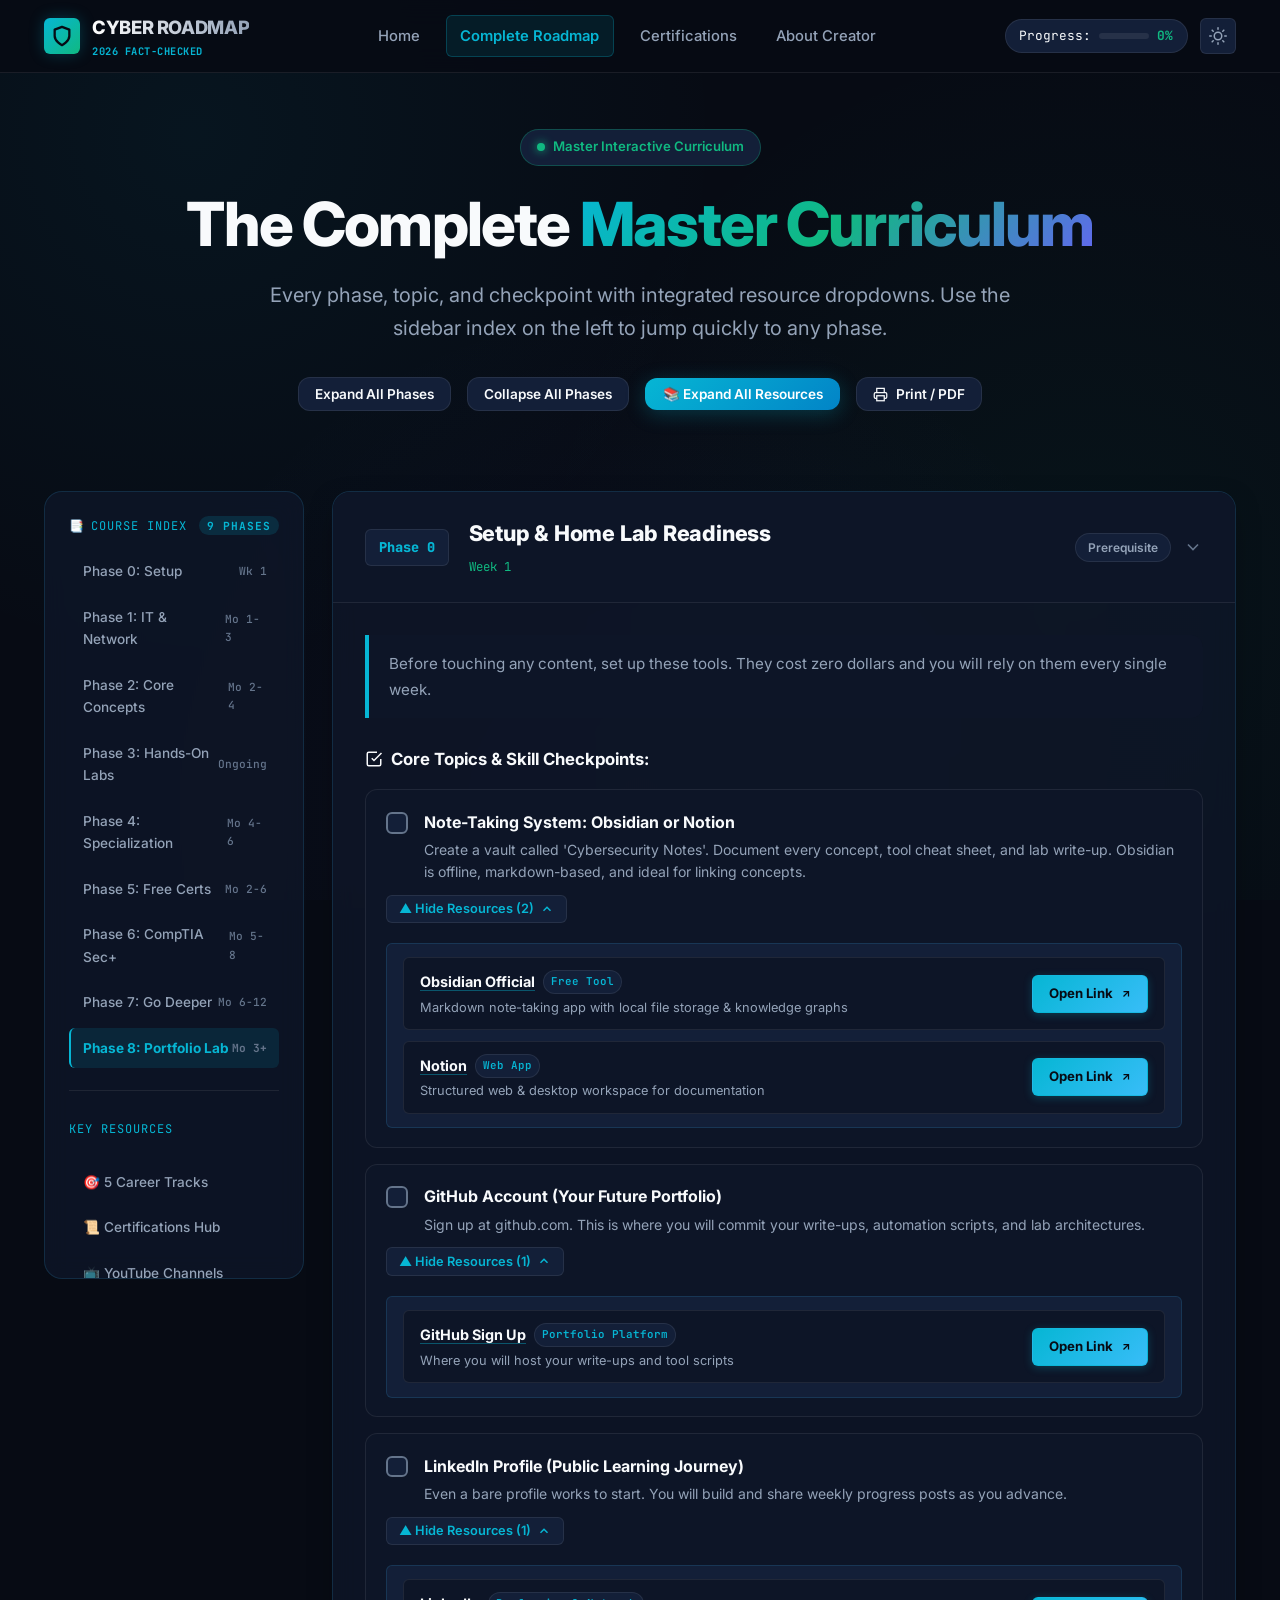
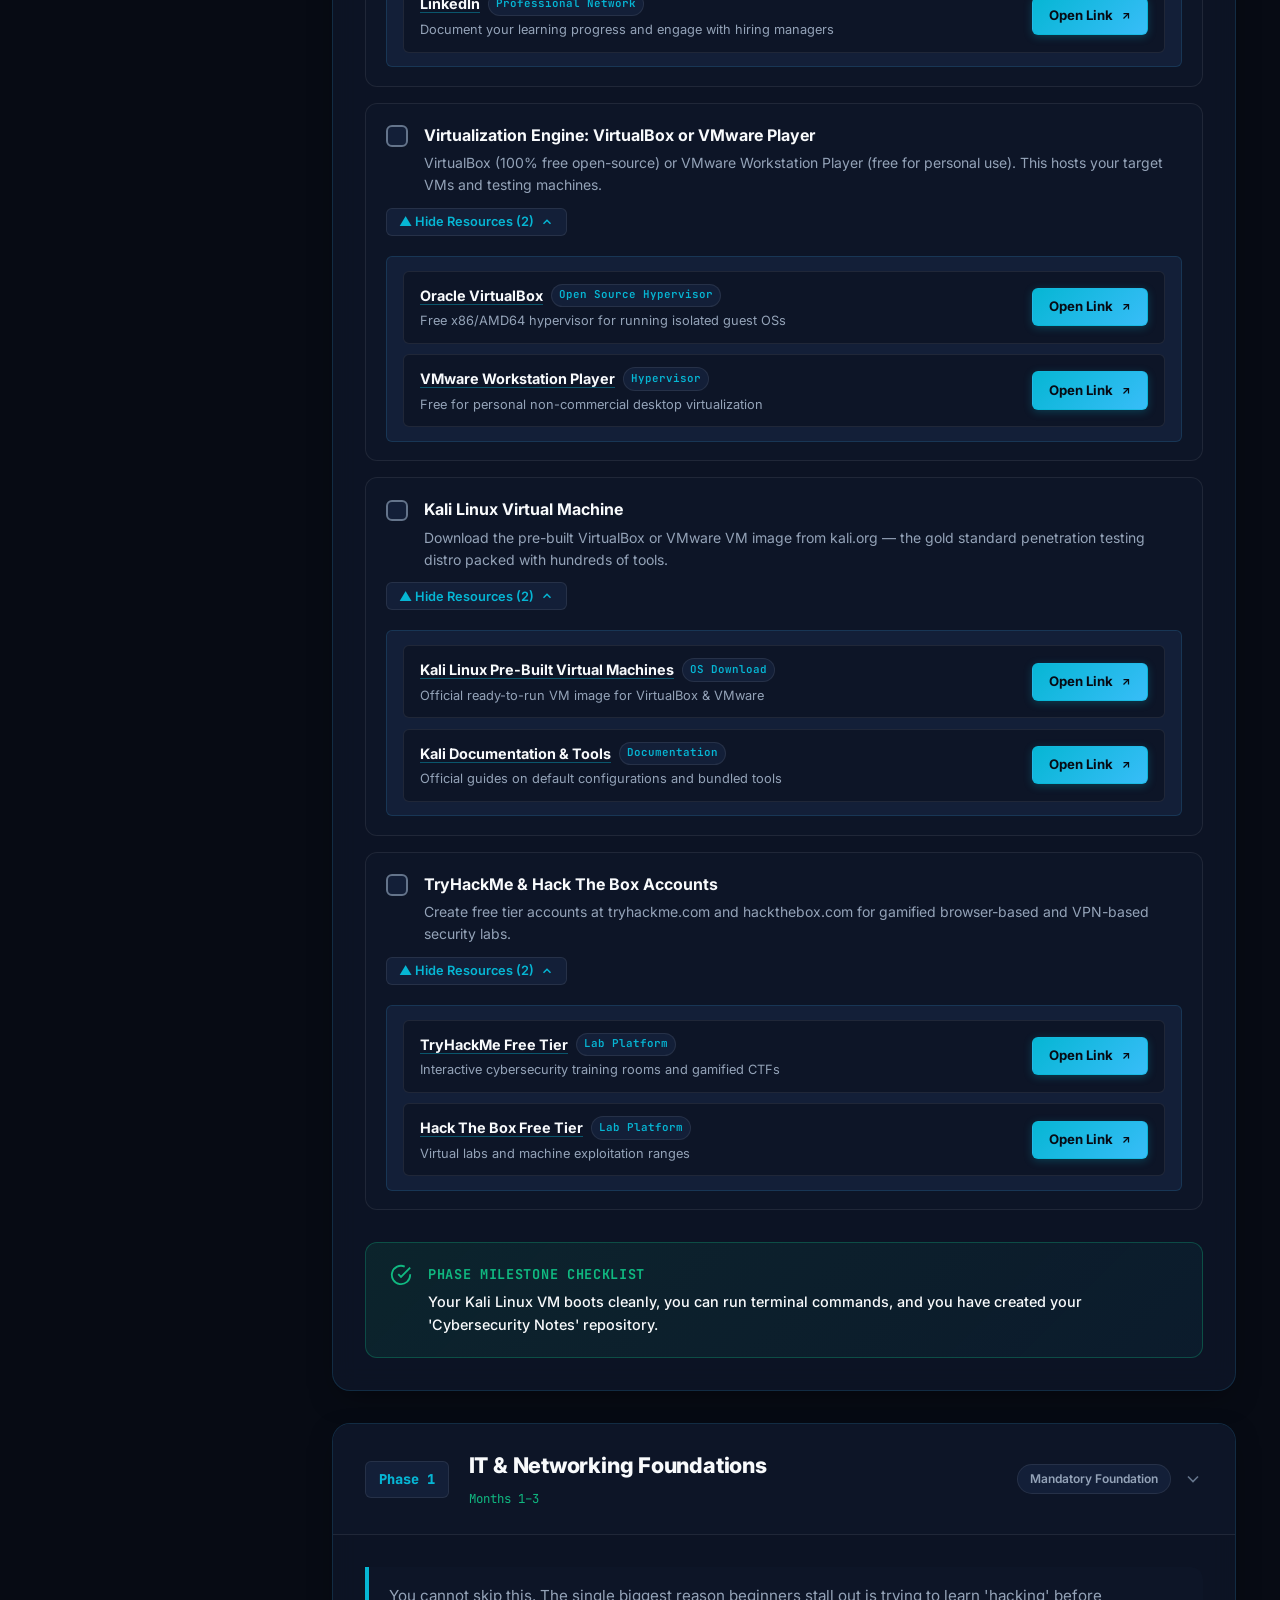
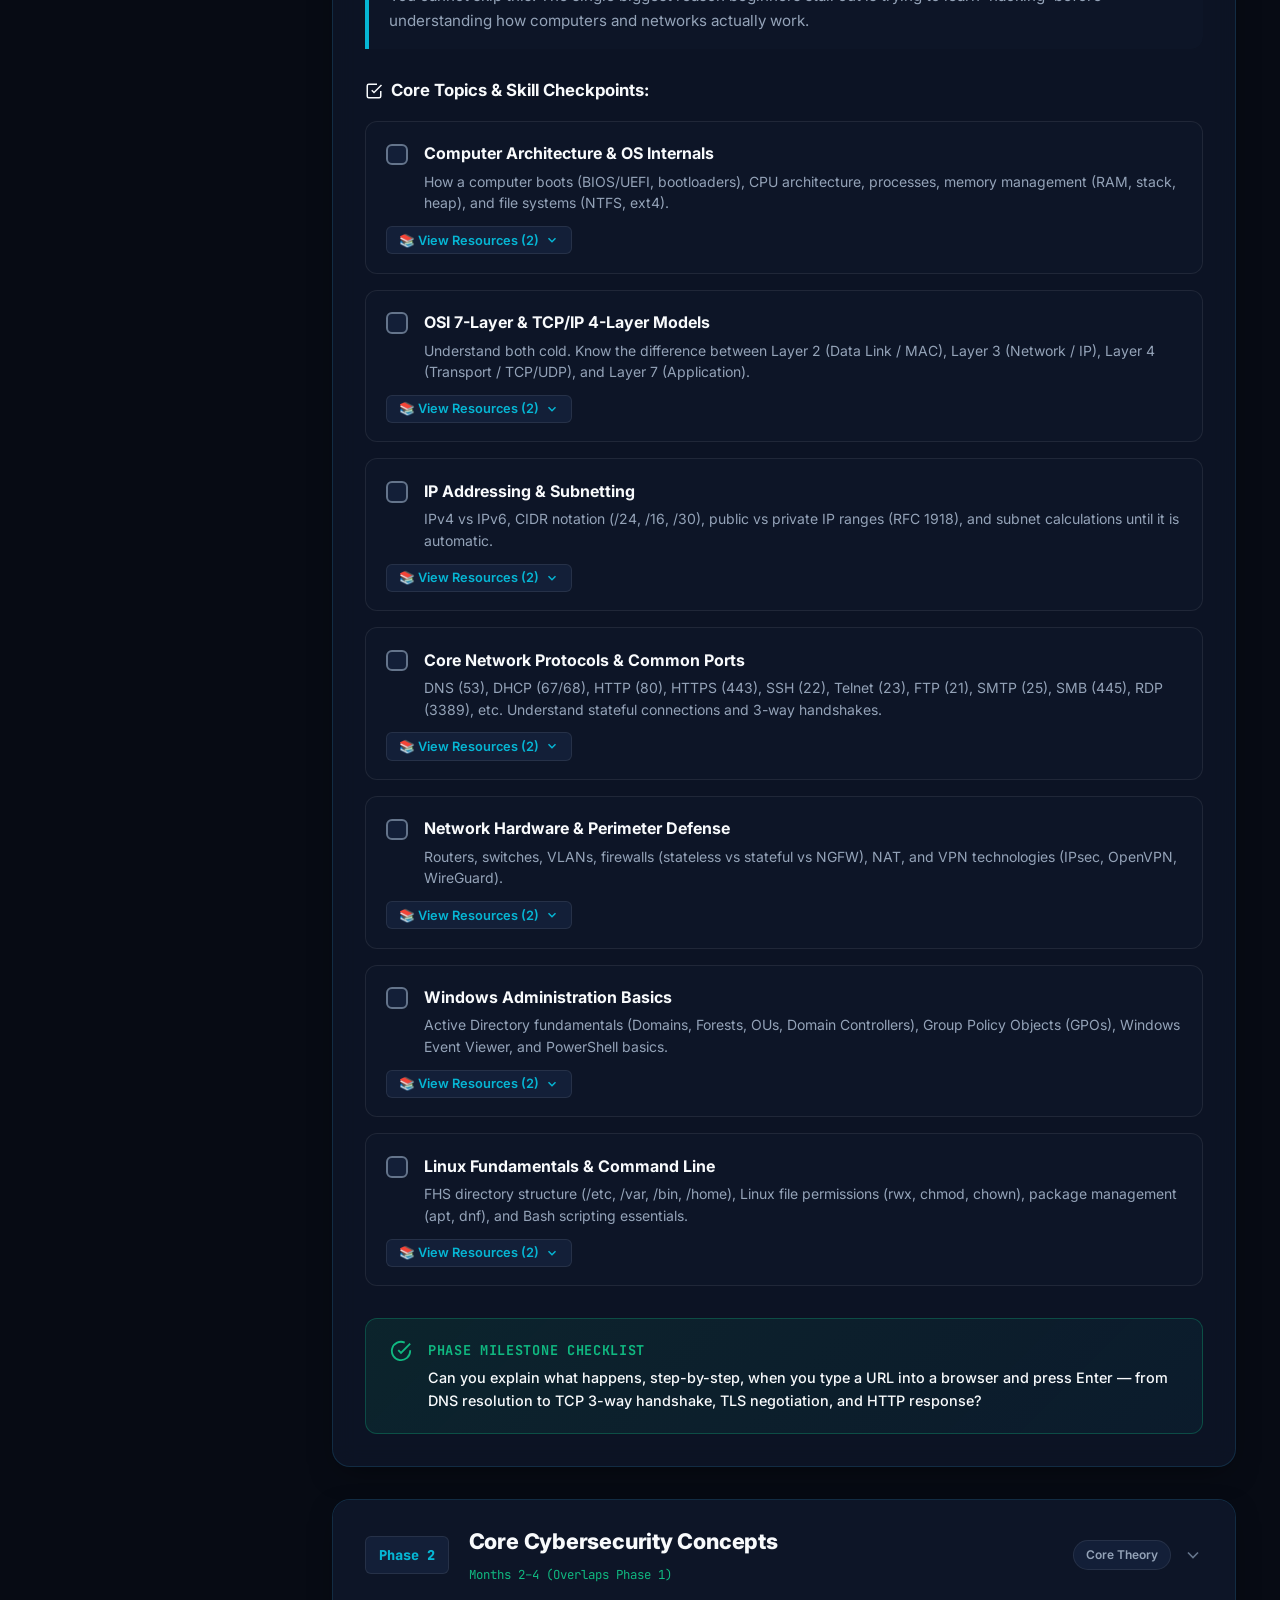
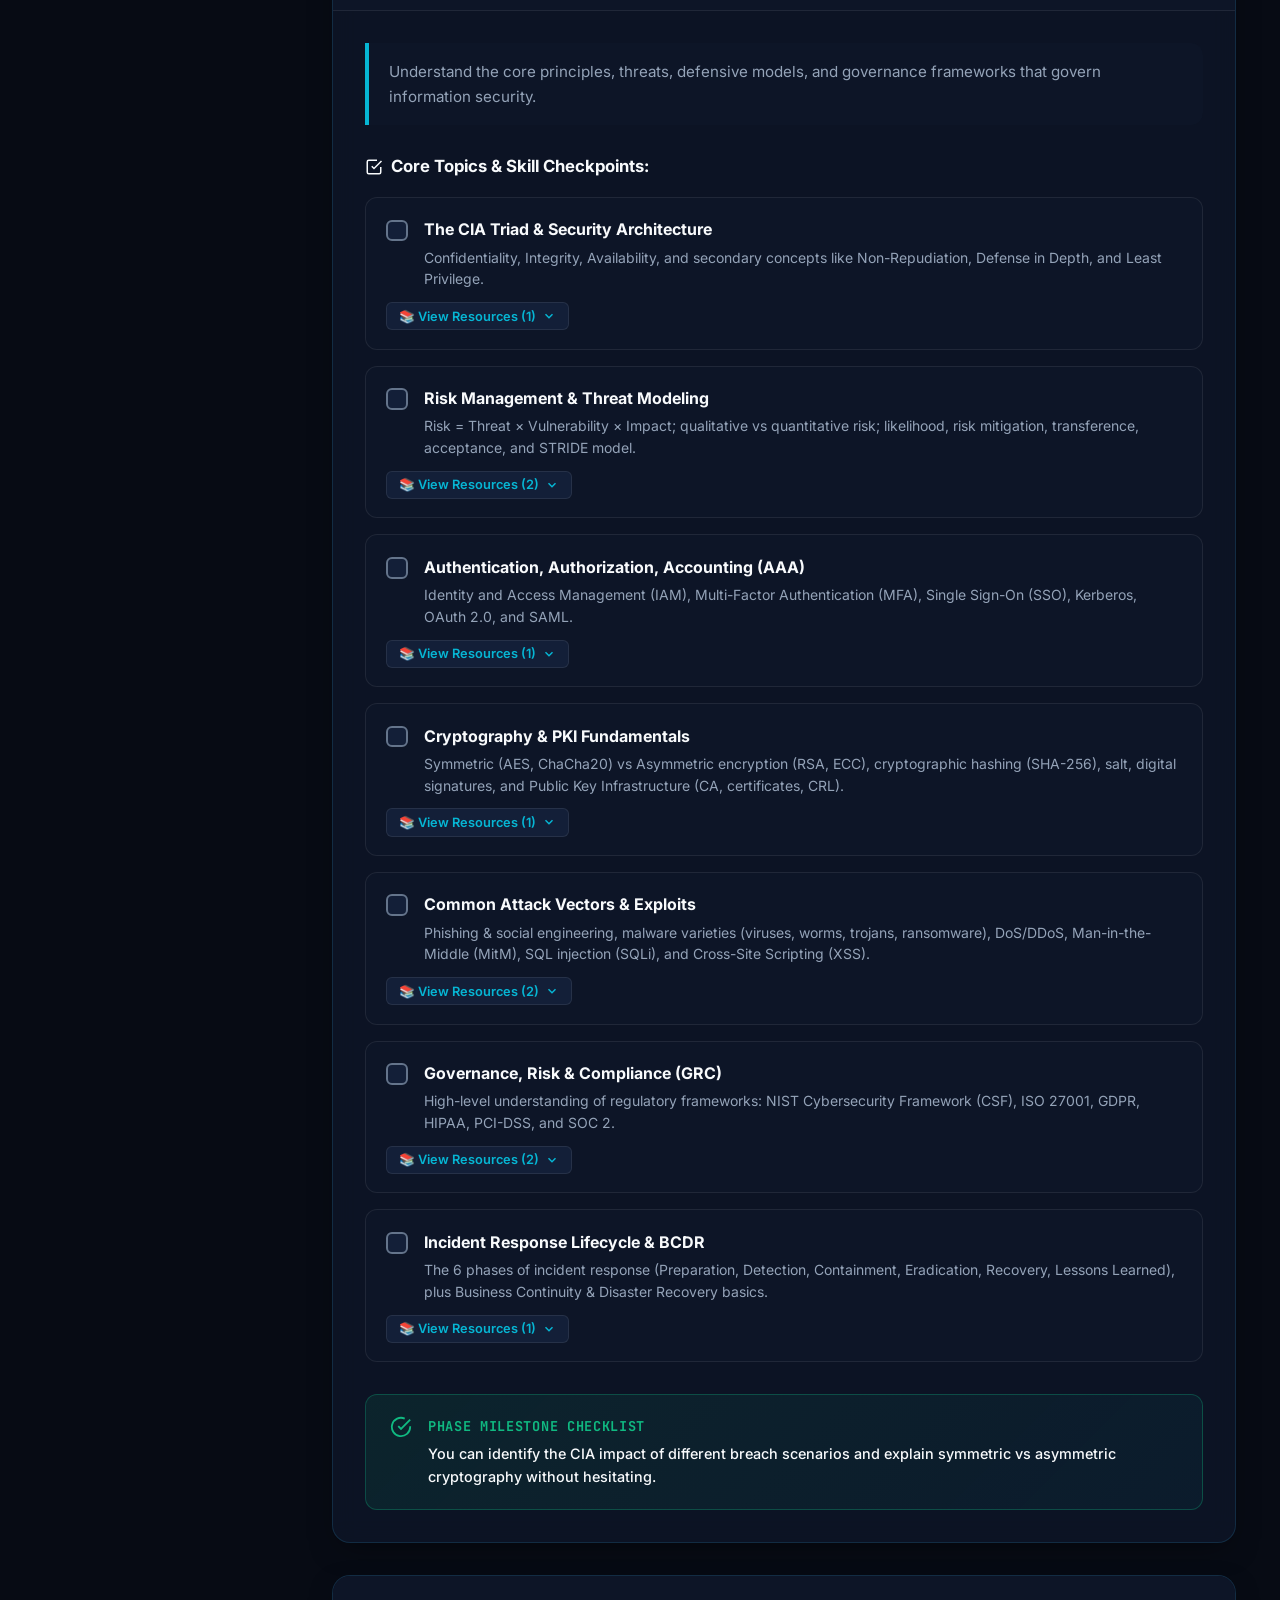
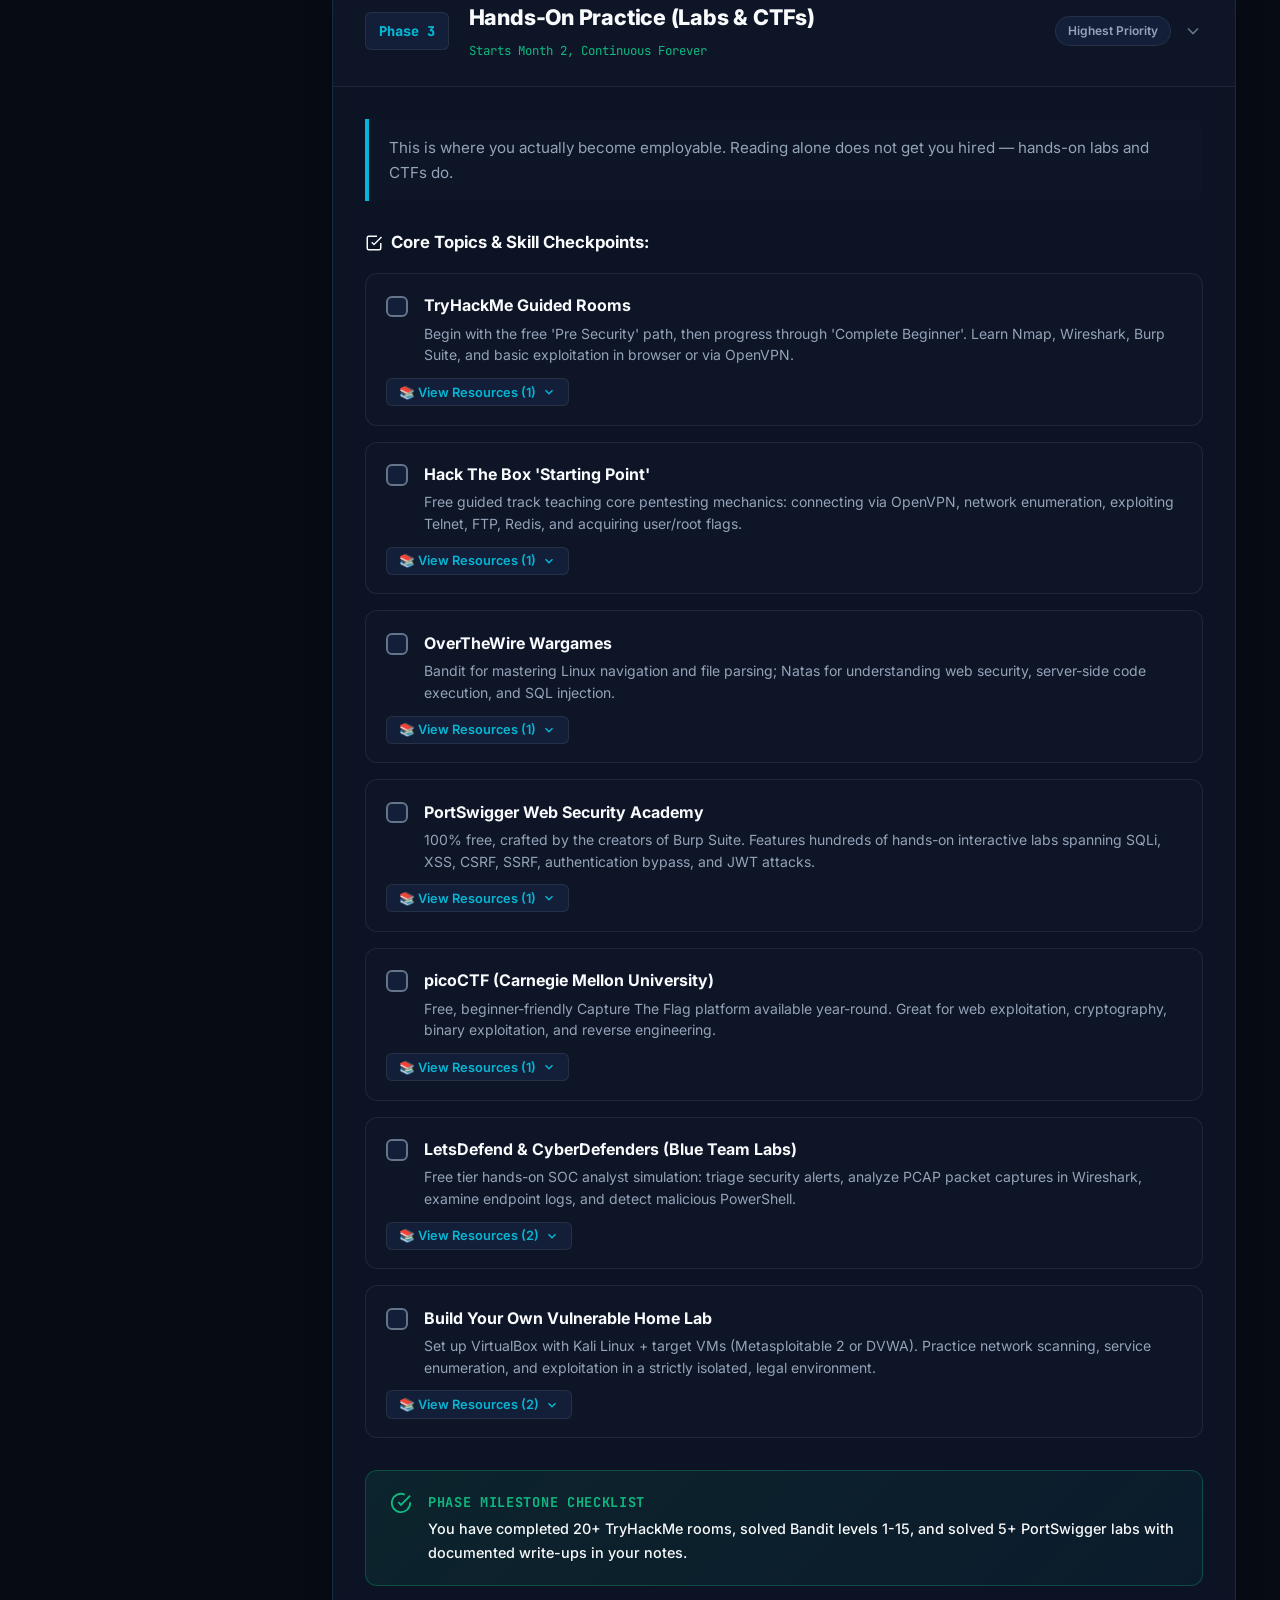
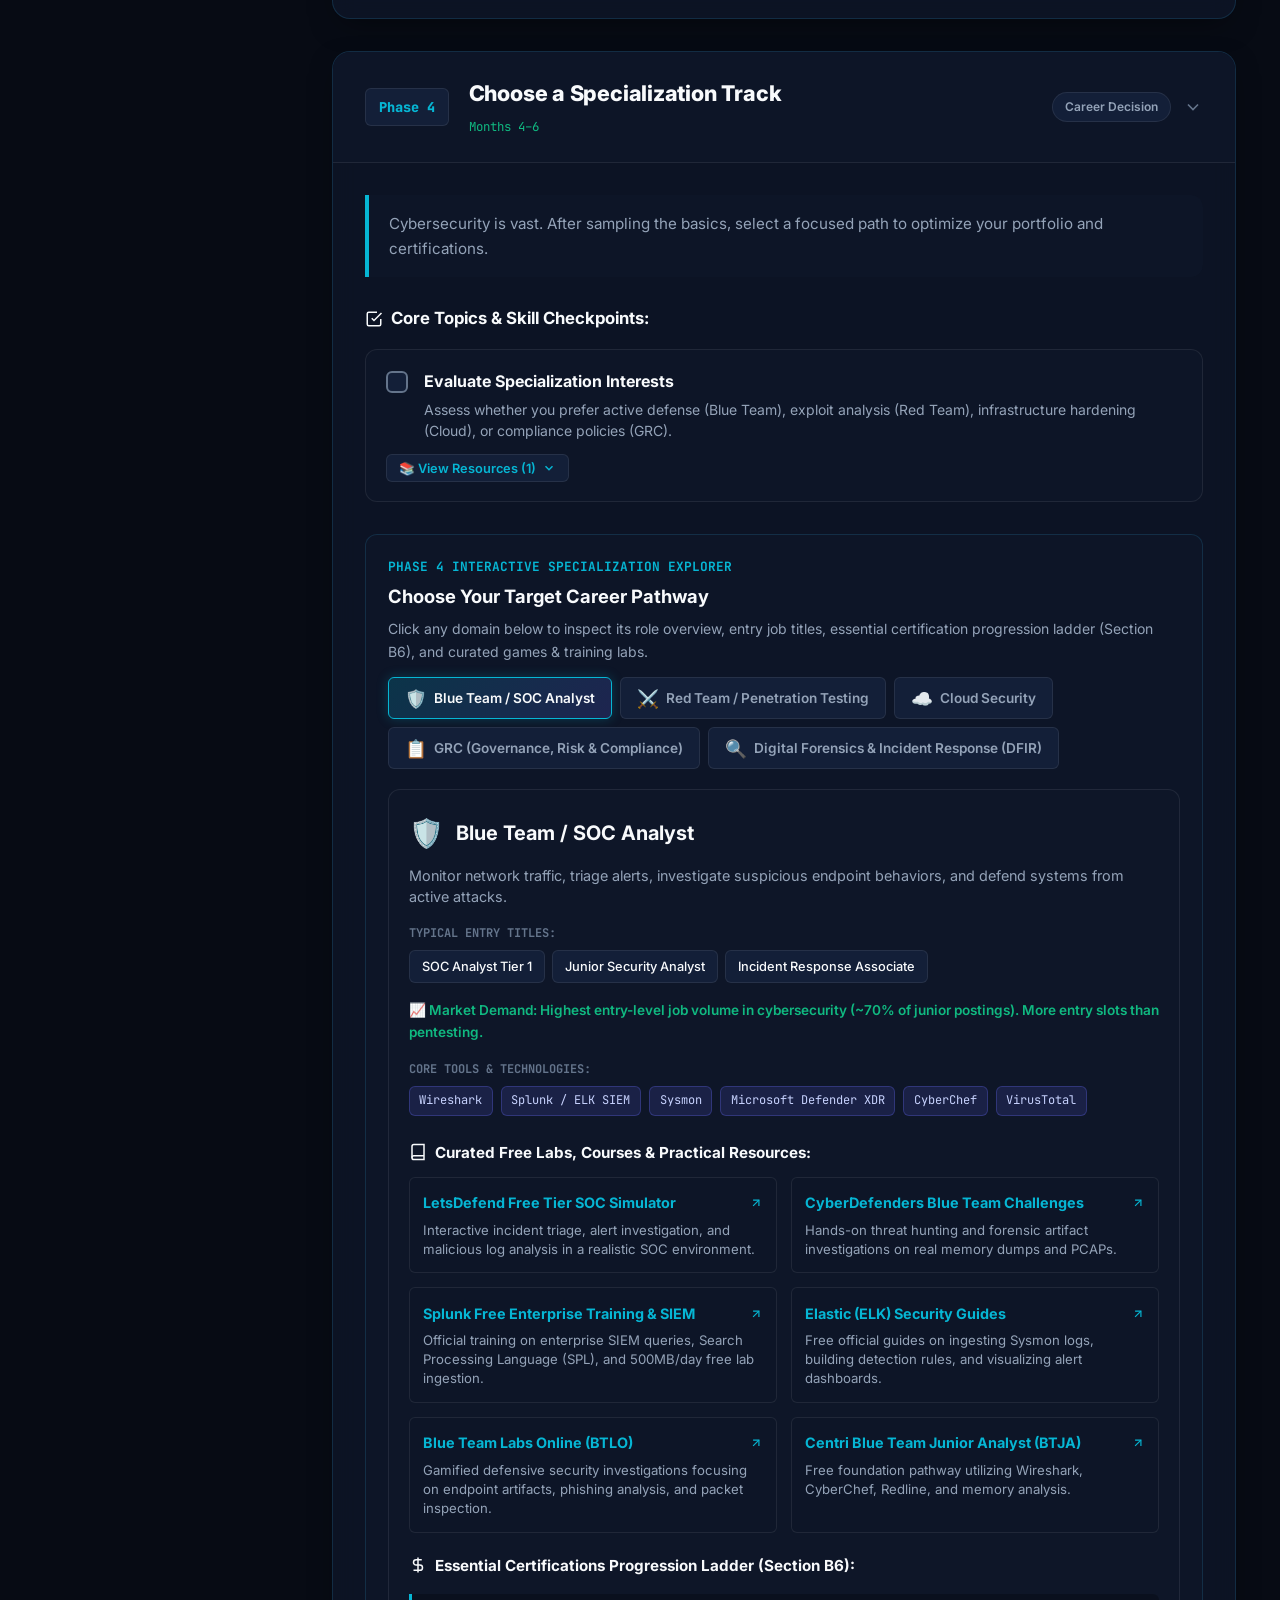
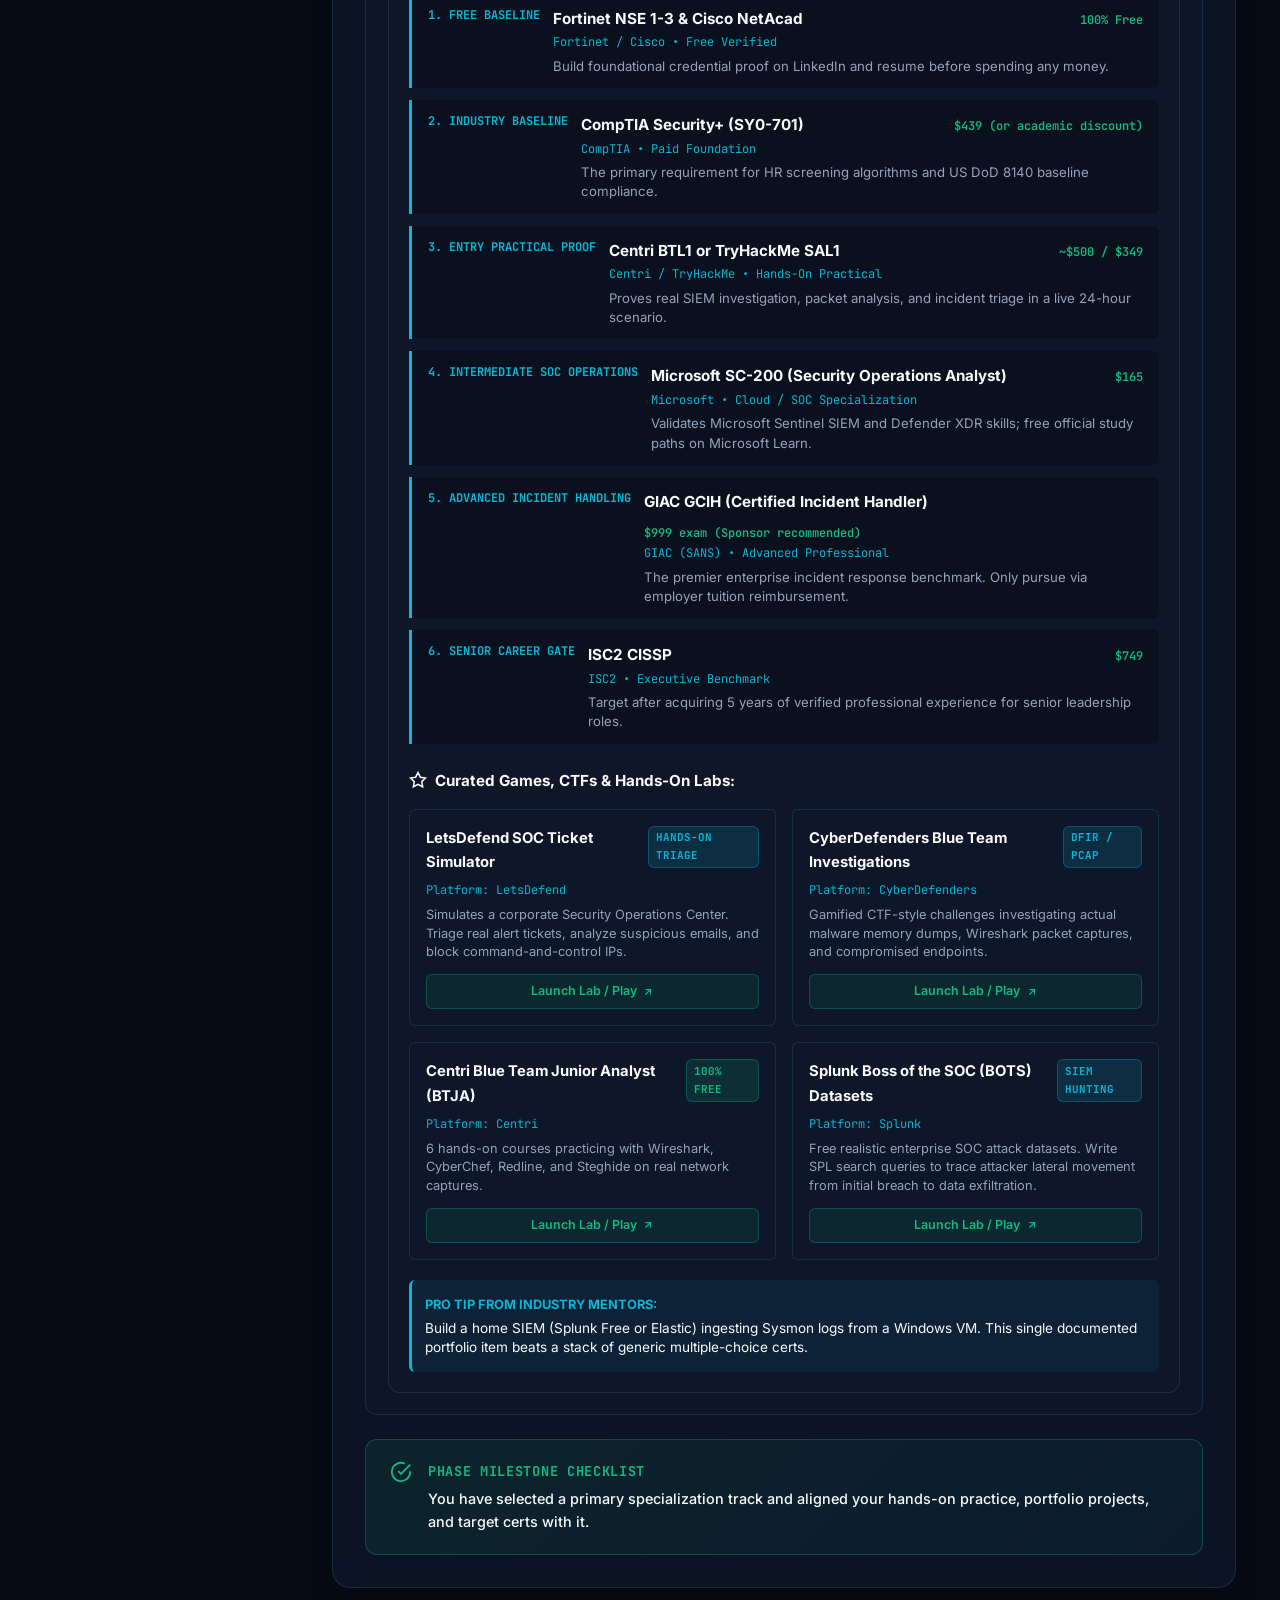
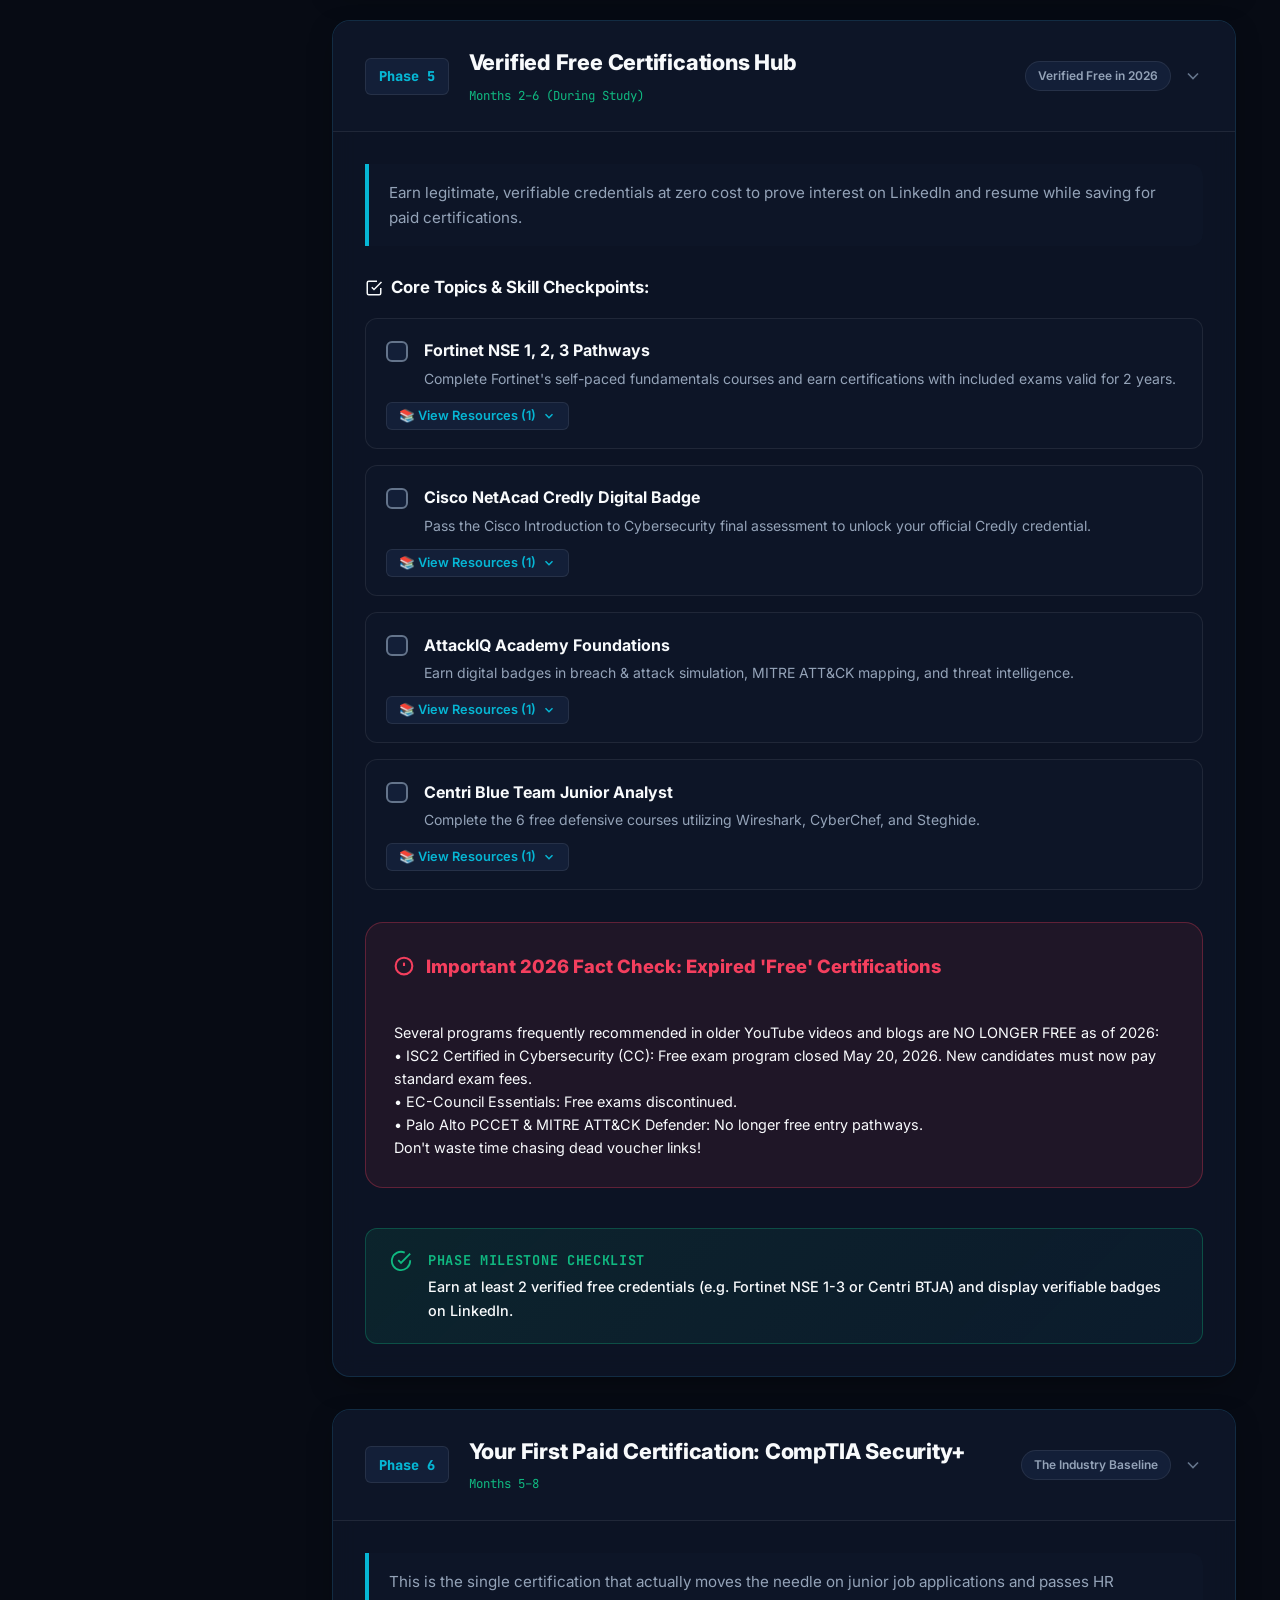
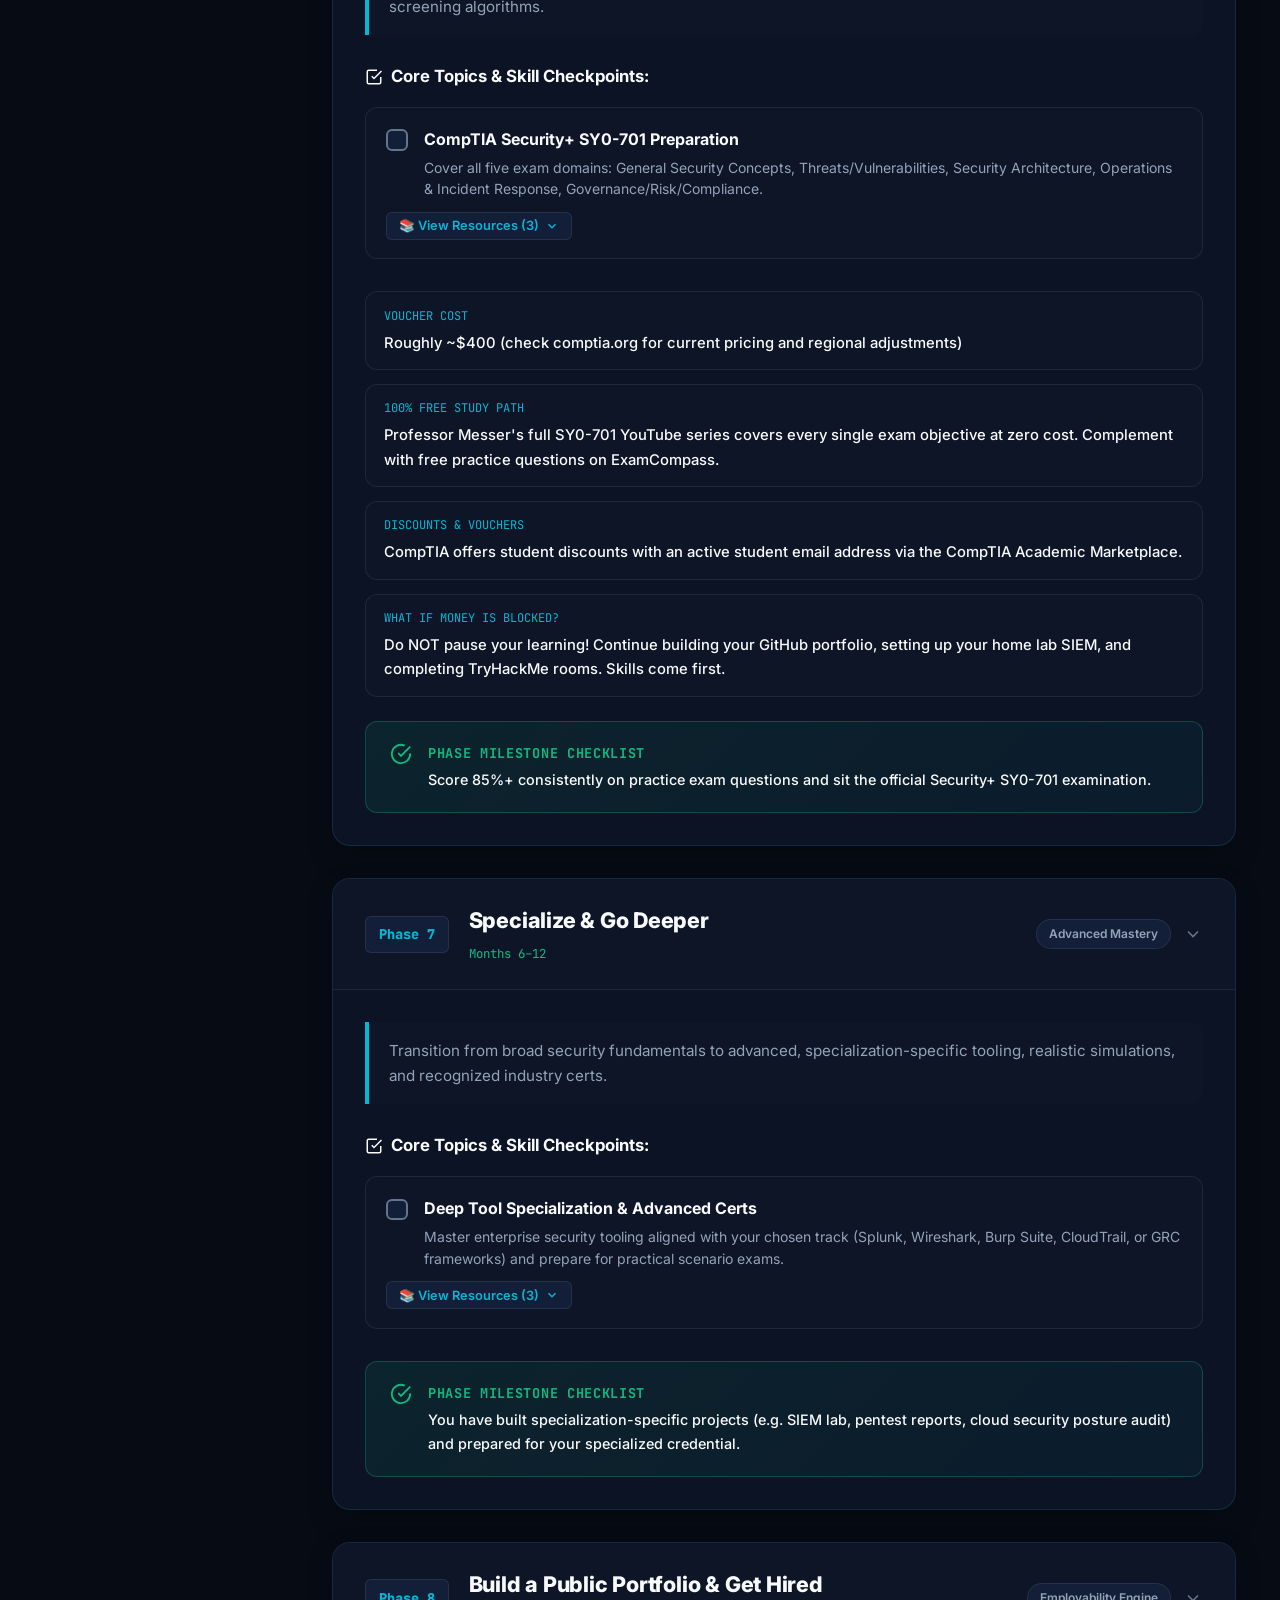
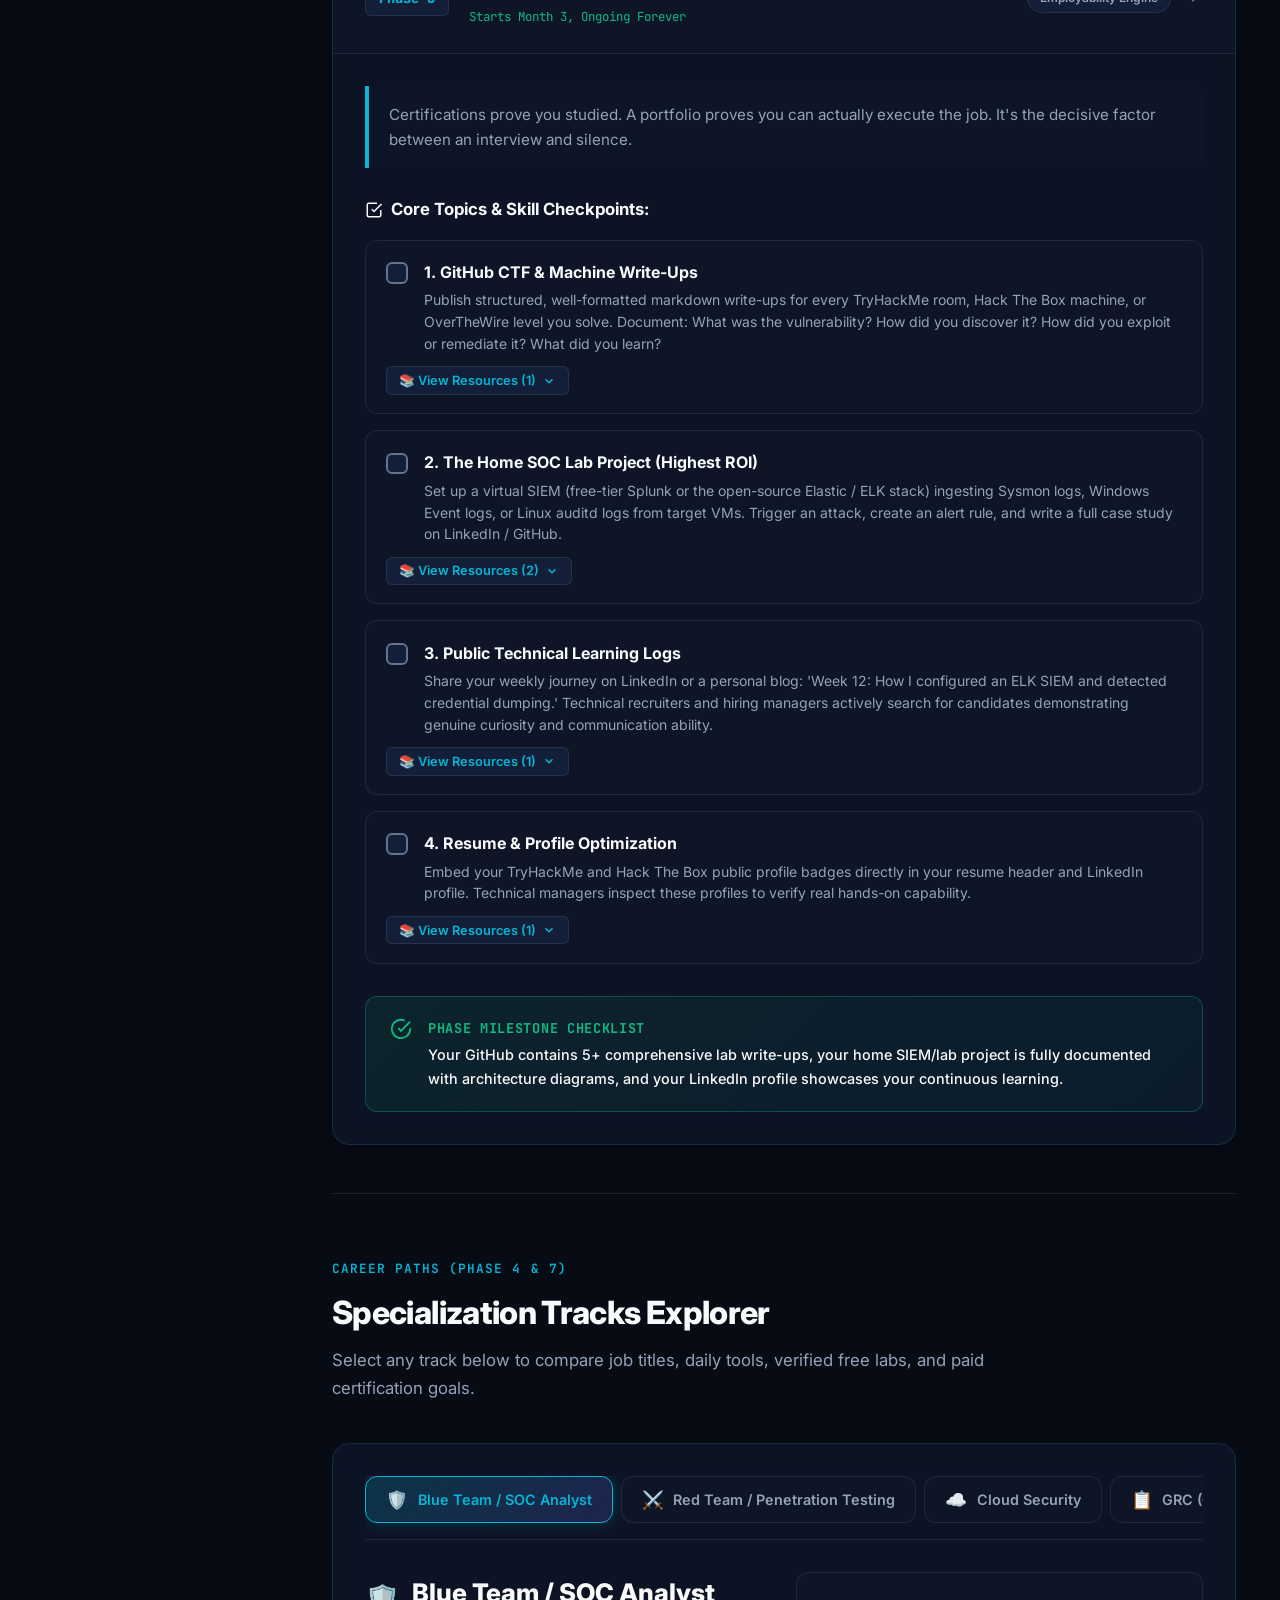
<file: roadmap.html>
<!DOCTYPE html>
<html lang="en" data-theme="dark">
<head>
  <meta charset="UTF-8">
  <meta name="viewport" content="width=device-width, initial-scale=1.0">
  <title>Complete Roadmap Curriculum | All Phases & Topics</title>
  
  <!-- SEO & Social Meta Tags -->
  <meta name="description" content="The exhaustive step-by-step cybersecurity master curriculum with left sidebar navigation index and integrated resource dropdowns by Muhammad Awais.">
  <meta property="og:title" content="Complete Cybersecurity Roadmap Curriculum">
  <meta property="og:description" content="The exhaustive, step-by-step guide with interactive checkboxes, labs, and verified certifications.">
  <meta property="og:type" content="website">

  <!-- Favicon SVG -->
  <link rel="icon" href="data:image/svg+xml,<svg xmlns=%22http://www.w3.org/2000/svg%22 viewBox=%220 0 100 100%22><text y=%22.9em%22 font-size=%2290%22>🛡️</text></svg>">

  <!-- Google Fonts -->
  <link rel="preconnect" href="https://fonts.googleapis.com">
  <link rel="preconnect" href="https://fonts.gstatic.com" crossorigin>
  <link href="https://fonts.googleapis.com/css2?family=Inter:wght@300;400;500;600;700;800&family=JetBrains+Mono:wght@400;500;600;700&display=swap" rel="stylesheet">

  <!-- Core Stylesheet -->
  <link rel="stylesheet" href="css/style.css">
</head>
<body>

  <!-- Sticky Top Navigation -->
  <header class="site-header">
    <div class="container nav-container">
      <a href="index.html" class="brand-wrapper" aria-label="Cybersecurity Roadmap Home">
        <div class="brand-icon">
          <svg width="22" height="22" viewBox="0 0 24 24" fill="none" stroke="currentColor" stroke-width="2.5" stroke-linecap="round" stroke-linejoin="round">
            <path d="M12 22s8-4 8-10V5l-8-3-8 3v7c0 6 8 10 8 10z"></path>
          </svg>
        </div>
        <div class="brand-title">
          <span>CYBER ROADMAP</span>
          <span class="brand-badge">2026 Fact-Checked</span>
        </div>
      </a>

      <!-- Desktop Nav Links -->
      <nav class="nav-links" aria-label="Main Navigation">
        <a href="index.html" class="nav-link">Home</a>
        <a href="roadmap.html" class="nav-link active">Complete Roadmap</a>
        <a href="certifications.html" class="nav-link">Certifications</a>
        <a href="index.html#creator" class="nav-link">About Creator</a>
      </nav>

      <!-- Navigation Actions: Progress & Theme Toggle -->
      <div class="nav-actions">
        <div class="nav-progress-badge" title="Overall Roadmap Completion">
          <span>Progress:</span>
          <div class="progress-pill-bar">
            <div class="progress-pill-fill" id="navProgressFill"></div>
          </div>
          <strong id="navProgressText" style="color: var(--accent-emerald);">0%</strong>
        </div>

        <button class="btn-icon" id="themeToggleBtn" aria-label="Toggle Theme" title="Toggle Light/Dark Theme">
          <!-- Injected by app.js -->
        </button>

        <button class="btn-icon mobile-menu-btn" id="mobileMenuBtn" aria-label="Open Navigation Menu">
          <svg width="20" height="20" viewBox="0 0 24 24" fill="none" stroke="currentColor" stroke-width="2"><line x1="3" y1="12" x2="21" y2="12"></line><line x1="3" y1="6" x2="21" y2="6"></line><line x1="3" y1="18" x2="21" y2="18"></line></svg>
        </button>
      </div>
    </div>

    <!-- Mobile Drawer Navigation -->
    <div class="mobile-nav-drawer hidden" id="mobileNavDrawer">
      <a href="index.html" class="nav-link">🏠 Home</a>
      <a href="roadmap.html" class="nav-link active">📜 Complete Curriculum (Phases 0–8)</a>
      <a href="certifications.html" class="nav-link">🎖️ Certifications Hub (Free & Paid)</a>
      <a href="index.html#creator" class="nav-link">👤 About Creator</a>
    </div>
  </header>

  <main>
    <!-- Master Curriculum Hero -->
    <section class="hero-section" style="padding: 3.5rem 0 2rem;">
      <div class="container">
        <div class="hero-pill">
          <span class="pulse-dot"></span>
          Master Interactive Curriculum
        </div>

        <h1 class="hero-title">
          The Complete <span class="hero-gradient-text">Master Curriculum</span>
        </h1>
        
        <p class="hero-subtitle">
          Every phase, topic, and checkpoint with integrated resource dropdowns. Use the sidebar index on the left to jump quickly to any phase.
        </p>

        <div class="hero-cta-group">
          <button class="btn btn-outline" id="expandAllPhasesBtn" style="font-size: 0.85rem; padding: 0.5rem 1rem;">
            Expand All Phases
          </button>
          <button class="btn btn-outline" id="collapseAllPhasesBtn" style="font-size: 0.85rem; padding: 0.5rem 1rem;">
            Collapse All Phases
          </button>
          <button class="btn btn-primary" id="toggleAllResourcesBtn" style="font-size: 0.85rem; padding: 0.5rem 1.1rem;">
            📚 Expand All Resources
          </button>
          <button class="btn btn-outline" id="printRoadmapBtn" title="Export or Print Roadmap as PDF" style="font-size: 0.85rem; padding: 0.5rem 1rem;">
            <svg width="15" height="15" viewBox="0 0 24 24" fill="none" stroke="currentColor" stroke-width="2"><polyline points="6 9 6 2 18 2 18 9"></polyline><path d="M6 18H4a2 2 0 0 1-2-2v-5a2 2 0 0 1 2-2h16a2 2 0 0 1 2 2v5a2 2 0 0 1-2 2h-2"></path><rect x="6" y="14" width="12" height="8"></rect></svg>
            Print / PDF
          </button>
        </div>
      </div>
    </section>

    <!-- Main Content Area with Sticky Left Sidebar Index -->
    <div class="container">
      <div class="roadmap-layout">
        
        <!-- Left Sidebar Index (Table of Contents) -->
        <aside class="roadmap-sidebar" id="roadmapSidebar">
          <button class="sidebar-heading" id="sidebarHeadingBtn" aria-expanded="false" aria-controls="sidebarNavList">
            <span style="display: flex; align-items: center; gap: 0.4rem;">
              <span>📑</span>
              <span>Course Index</span>
            </span>
            <span class="sidebar-count-badge">9 Phases</span>
            <svg class="sidebar-chevron" width="16" height="16" viewBox="0 0 24 24" fill="none" stroke="currentColor" stroke-width="2.5"><polyline points="6 9 12 15 18 9"></polyline></svg>
          </button>

          <nav class="sidebar-nav-list" id="sidebarNavList" aria-label="Roadmap Sections">
            <a href="#phase-card-0" class="sidebar-nav-item active" data-nav-target="phase-card-0">
              <span>Phase 0: Setup</span>
              <span class="sidebar-phase-badge">Wk 1</span>
            </a>
            <a href="#phase-card-1" class="sidebar-nav-item" data-nav-target="phase-card-1">
              <span>Phase 1: IT & Network</span>
              <span class="sidebar-phase-badge">Mo 1-3</span>
            </a>
            <a href="#phase-card-2" class="sidebar-nav-item" data-nav-target="phase-card-2">
              <span>Phase 2: Core Concepts</span>
              <span class="sidebar-phase-badge">Mo 2-4</span>
            </a>
            <a href="#phase-card-3" class="sidebar-nav-item" data-nav-target="phase-card-3">
              <span>Phase 3: Hands-On Labs</span>
              <span class="sidebar-phase-badge">Ongoing</span>
            </a>
            <a href="#phase-card-4" class="sidebar-nav-item" data-nav-target="phase-card-4">
              <span>Phase 4: Specialization</span>
              <span class="sidebar-phase-badge">Mo 4-6</span>
            </a>
            <a href="#phase-card-5" class="sidebar-nav-item" data-nav-target="phase-card-5">
              <span>Phase 5: Free Certs</span>
              <span class="sidebar-phase-badge">Mo 2-6</span>
            </a>
            <a href="#phase-card-6" class="sidebar-nav-item" data-nav-target="phase-card-6">
              <span>Phase 6: CompTIA Sec+</span>
              <span class="sidebar-phase-badge">Mo 5-8</span>
            </a>
            <a href="#phase-card-7" class="sidebar-nav-item" data-nav-target="phase-card-7">
              <span>Phase 7: Go Deeper</span>
              <span class="sidebar-phase-badge">Mo 6-12</span>
            </a>
            <a href="#phase-card-8" class="sidebar-nav-item" data-nav-target="phase-card-8">
              <span>Phase 8: Portfolio Lab</span>
              <span class="sidebar-phase-badge">Mo 3+</span>
            </a>

            <div class="sidebar-divider"></div>

            <div class="sidebar-heading" style="margin-top: 0.5rem;">
              <span>Key Resources</span>
            </div>

            <a href="#specializations" class="sidebar-nav-item" data-nav-target="specializations">
              <span>🎯 5 Career Tracks</span>
            </a>
            <a href="#certifications" class="sidebar-nav-item" data-nav-target="certifications">
              <span>📜 Certifications Hub</span>
            </a>
            <a href="#creators" class="sidebar-nav-item" data-nav-target="creators">
              <span>📺 YouTube Channels</span>
            </a>
          </nav>
        </aside>

        <!-- Right Main Curriculum Content -->
        <div class="roadmap-main-content">
          
          <!-- Phases 0 Through 8 Container (With Integrated Topic Resource Dropdowns) -->
          <div class="phases-wrapper" id="phasesContainer">
            <!-- Dynamically populated from roadmap-data.js by app.js -->
          </div>

          <!-- Specialization Tracks Explorer -->
          <section class="section" id="specializations" style="margin-top: 3rem;">
            <div class="section-head">
              <span class="section-tag">Career Paths (Phase 4 & 7)</span>
              <h2 class="section-title">Specialization Tracks Explorer</h2>
              <p class="section-subtitle">
                Select any track below to compare job titles, daily tools, verified free labs, and paid certification goals.
              </p>
            </div>

            <div class="tracks-explorer">
              <div class="track-tabs" id="trackTabsContainer">
                <!-- Populated by app.js -->
              </div>
              <div id="trackDetailsContainer">
                <!-- Populated by app.js -->
              </div>
            </div>
          </section>

          <!-- Certifications Directory & Fact Check -->
          <section class="section" id="certifications">
            <div class="section-head">
              <span class="section-tag">Credentials Hub</span>
              <h2 class="section-title">Certifications Directory & 2026 Reality Check</h2>
              <p class="section-subtitle">
                Below is what is verified genuinely free right now, alongside high-value paid certifications worth saving for.
              </p>
            </div>

            <!-- Hub Banner Callout -->
            <div style="background: linear-gradient(135deg, rgba(6, 182, 212, 0.12), rgba(99, 102, 241, 0.12)); border: 1px solid rgba(6, 182, 212, 0.3); border-radius: var(--radius-md); padding: 1.5rem; margin-bottom: 2rem; display: flex; flex-wrap: wrap; align-items: center; justify-content: space-between; gap: 1rem;">
              <div>
                <h4 style="font-size: 1.1rem; color: var(--accent-cyan); margin-bottom: 0.35rem; display: flex; align-items: center; gap: 0.5rem;">
                  <span>🎖️ Looking for the Complete 62+ Credentials Library?</span>
                </h4>
                <p style="font-size: 0.9rem; color: var(--text-muted); margin: 0;">
                  Explore our dedicated <strong>Certifications Hub</strong> with the 2026 Top 10 Shortlist, 2026 syllabus changes, domain filters, out-of-pocket budget traps, and vendor directory.
                </p>
              </div>
              <a href="certifications.html" class="btn btn-primary" style="white-space: nowrap; font-size: 0.9rem;">
                Open Certifications Hub →
              </a>
            </div>

            <!-- Prominent Expired Certs Warning Banner -->
            <div class="honesty-banner">
              <div class="honesty-head">
                <svg width="22" height="22" viewBox="0 0 24 24" fill="none" stroke="currentColor" stroke-width="2.5"><polygon points="7.86 2 16.14 2 22 7.86 22 16.14 16.14 22 7.86 22 2 16.14 2 7.86 7.86 2"></polygon><line x1="12" y1="8" x2="12" y2="12"></line><line x1="12" y1="16" x2="12.01" y2="16"></line></svg>
                2026 Fact Check: Popular "Free Certifications" That Are No Longer Free
              </div>
              <p style="font-size: 0.9rem; color: var(--text-muted); margin-bottom: 1.25rem;">
                Do not waste hours chasing expired promotional vouchers you see in older Reddit threads or YouTube tutorials:
              </p>
              <div class="expired-grid" id="expiredCertsGrid">
                <!-- Populated by app.js -->
              </div>
            </div>

            <!-- Filter & Search Toolbar -->
            <div class="toolbar-wrap">
              <div class="filter-pills">
                <button class="filter-btn active" data-cert-filter="all">All Certifications</button>
                <button class="filter-btn" data-cert-filter="free">100% Free Verified</button>
                <button class="filter-btn" data-cert-filter="training-only">Free Training / Paid Exam</button>
                <button class="filter-btn" data-cert-filter="paid">Paid Industry Targets</button>
              </div>
              <div class="search-box">
                <svg class="search-icon" width="16" height="16" viewBox="0 0 24 24" fill="none" stroke="currentColor" stroke-width="2"><circle cx="11" cy="11" r="8"></circle><line x1="21" y1="21" x2="16.65" y2="16.65"></line></svg>
                <input type="text" id="certSearchInput" placeholder="Filter certifications by name, issuer...">
              </div>
            </div>

            <!-- Certifications Cards Grid -->
            <div class="certs-grid" id="certsContainer">
              <!-- Populated by app.js -->
            </div>
          </section>

          <!-- Free YouTube Channels Worth Subscribing To -->
          <section class="section" id="creators">
            <div class="section-head">
              <span class="section-tag">Verified Learning Channels</span>
              <h2 class="section-title">Free YouTube Channels Worth Subscribing To</h2>
              <p class="section-subtitle">
                Pure technical learning, CTF walkthroughs, and practical labs — not clickbait or get-rich-quick career hype.
              </p>
            </div>

            <div class="creators-grid" id="creatorsContainer">
              <!-- Populated by app.js -->
            </div>
          </section>

        </div>
      </div>
    </div>
  </main>

  <!-- Site Footer -->
  <footer class="site-footer">
    <div class="container">
      <div class="footer-top">
        <div class="footer-brand">
          <h4>The Complete Cybersecurity Roadmap</h4>
          <p>
            An open, accessible, community-oriented guide created by <strong>Muhammad Awais</strong> (Software Engineering Student at COMSATS Lahore).
          </p>
        </div>
        <div class="footer-links-group">
          <button class="btn btn-outline" id="resetProgressBtn" style="font-size: 0.85rem; color: var(--accent-rose); border-color: rgba(244, 63, 94, 0.3);">
            <svg width="14" height="14" viewBox="0 0 24 24" fill="none" stroke="currentColor" stroke-width="2"><polyline points="1 4 1 10 7 10"></polyline><path d="M3.51 15a9 9 0 1 0 2.13-9.36L1 10"></path></svg>
            Reset Progress
          </button>
          <a href="index.html" class="nav-link">Home</a>
          <a href="roadmap.html" class="nav-link active">Complete Roadmap</a>
          <a href="certifications.html" class="nav-link">Certifications</a>
          <a href="index.html#creator" class="nav-link">About Creator</a>
        </div>
      </div>

      <div class="footer-bottom">
        <div>
          <span>Fact-checked against vendor specifications as of August–September 2026.</span>
        </div>
        <div style="font-family: var(--font-mono); font-size: 0.75rem;">
          Created by Muhammad Awais • COMSATS Lahore
        </div>
      </div>
    </div>
  </footer>

  <!-- Floating Back to Top Button -->
  <button class="back-to-top" id="backToTopBtn" aria-label="Scroll Back to Top">
    <svg width="20" height="20" viewBox="0 0 24 24" fill="none" stroke="currentColor" stroke-width="2.5"><polyline points="18 15 12 9 6 15"></polyline></svg>
  </button>

  <!-- Core JavaScript -->
  <script src="js/roadmap-data.js"></script>
  <script src="js/app.js"></script>
</body>
</html>
</file>
<file: css/style.css>
/* ==========================================================================
   Cybersecurity Roadmap - Multi-Page Design System & Stylesheet
   Verified for 2026 Standards | High-Performance Modern CSS
   ========================================================================== */

:root {
  /* Dark Theme Palette (Default Cyber Theme) */
  --bg-primary: #070b14;
  --bg-secondary: #0d1527;
  --bg-tertiary: #131f38;
  --card-bg: rgba(15, 23, 42, 0.75);
  --card-bg-hover: rgba(26, 38, 66, 0.85);
  --card-border: rgba(56, 189, 248, 0.15);
  --card-border-hover: rgba(56, 189, 248, 0.4);

  --text-main: #f8fafc;
  --text-muted: #94a3b8;
  --text-subtle: #64748b;
  
  --accent-cyan: #06b6d4;
  --accent-cyan-glow: rgba(6, 182, 212, 0.25);
  --accent-emerald: #10b981;
  --accent-emerald-glow: rgba(16, 185, 129, 0.25);
  --accent-indigo: #6366f1;
  --accent-indigo-glow: rgba(99, 102, 241, 0.25);
  --accent-amber: #f59e0b;
  --accent-rose: #f43f5e;
  --accent-purple: #a855f7;

  --nav-bg: rgba(7, 11, 20, 0.88);
  --border-subtle: rgba(255, 255, 255, 0.08);
  --shadow-glow: 0 0 25px rgba(6, 182, 212, 0.15);
  --shadow-card: 0 10px 30px -10px rgba(0, 0, 0, 0.5);

  --font-sans: 'Inter', -apple-system, BlinkMacSystemFont, 'Segoe UI', Roboto, Oxygen, Ubuntu, Cantarell, sans-serif;
  --font-mono: 'JetBrains Mono', 'Fira Code', Consolas, Monaco, monospace;

  --radius-sm: 6px;
  --radius-md: 12px;
  --radius-lg: 18px;
  --radius-full: 9999px;

  --transition-fast: 0.18s cubic-bezier(0.4, 0, 0.2, 1);
  --transition-normal: 0.28s cubic-bezier(0.4, 0, 0.2, 1);
}

[data-theme="light"] {
  --bg-primary: #f8fafc;
  --bg-secondary: #ffffff;
  --bg-tertiary: #f1f5f9;
  --card-bg: rgba(255, 255, 255, 0.85);
  --card-bg-hover: rgba(255, 255, 255, 0.98);
  --card-border: rgba(203, 213, 225, 0.8);
  --card-border-hover: rgba(6, 182, 212, 0.5);

  --text-main: #0f172a;
  --text-muted: #475569;
  --text-subtle: #64748b;

  --nav-bg: rgba(248, 250, 252, 0.92);
  --border-subtle: rgba(0, 0, 0, 0.08);
  --shadow-glow: 0 0 25px rgba(6, 182, 212, 0.1);
  --shadow-card: 0 8px 24px -6px rgba(15, 23, 42, 0.08);
}

/* ==========================================================================
   CSS Reset & Base Styles
   ========================================================================== */

*, *::before, *::after {
  box-sizing: border-box;
  margin: 0;
  padding: 0;
}

html {
  scroll-behavior: smooth;
  font-size: 16px;
  color-scheme: dark;
}

[data-theme="light"] {
  color-scheme: light;
}

body {
  font-family: var(--font-sans);
  background-color: var(--bg-primary);
  color: var(--text-main);
  line-height: 1.65;
  min-height: 100vh;
  overflow-x: hidden;
  position: relative;
  background-image: 
    radial-gradient(circle at 15% 15%, rgba(6, 182, 212, 0.06) 0%, transparent 40%),
    radial-gradient(circle at 85% 65%, rgba(16, 185, 129, 0.05) 0%, transparent 45%),
    radial-gradient(circle at 50% 90%, rgba(99, 102, 241, 0.05) 0%, transparent 50%);
  background-attachment: fixed;
}

a {
  color: inherit;
  text-decoration: none;
}

button {
  font-family: inherit;
  cursor: pointer;
  border: none;
  background: none;
}

ul, ol {
  list-style: none;
}

img {
  max-width: 100%;
  display: block;
}

.container {
  width: 100%;
  max-width: 1240px;
  margin-left: auto;
  margin-right: auto;
  padding-left: 1.5rem;
  padding-right: 1.5rem;
}

/* ==========================================================================
   Top Navigation Bar (Multi-Page Aware)
   ========================================================================== */

.site-header {
  position: sticky;
  top: 0;
  z-index: 100;
  backdrop-filter: blur(14px);
  -webkit-backdrop-filter: blur(14px);
  background-color: var(--nav-bg);
  border-bottom: 1px solid var(--border-subtle);
  transition: background-color var(--transition-normal);
}

.nav-container {
  display: flex;
  align-items: center;
  justify-content: space-between;
  height: 4.5rem;
  gap: 1rem;
}

.brand-wrapper {
  display: flex;
  align-items: center;
  gap: 0.75rem;
  font-weight: 700;
  font-size: 1.15rem;
  letter-spacing: -0.02em;
}

.brand-icon {
  width: 2.25rem;
  height: 2.25rem;
  border-radius: var(--radius-sm);
  background: linear-gradient(135deg, var(--accent-cyan), var(--accent-emerald));
  display: flex;
  align-items: center;
  justify-content: center;
  color: #070b14;
  box-shadow: 0 0 15px var(--accent-cyan-glow);
}

.brand-title {
  display: flex;
  flex-direction: column;
}

.brand-title span:first-child {
  font-weight: 800;
  background: linear-gradient(90deg, #fff, #94a3b8);
  -webkit-background-clip: text;
  -webkit-text-fill-color: transparent;
}

[data-theme="light"] .brand-title span:first-child {
  background: linear-gradient(90deg, #0f172a, #334155);
  -webkit-background-clip: text;
  -webkit-text-fill-color: transparent;
}

.brand-badge {
  font-size: 0.65rem;
  font-family: var(--font-mono);
  color: var(--accent-cyan);
  letter-spacing: 0.05em;
  text-transform: uppercase;
}

.nav-links {
  display: flex;
  align-items: center;
  gap: 0.75rem;
}

.nav-link {
  font-size: 0.925rem;
  font-weight: 500;
  color: var(--text-muted);
  transition: all var(--transition-fast);
  padding: 0.5rem 0.85rem;
  border-radius: var(--radius-sm);
  display: inline-flex;
  align-items: center;
  gap: 0.4rem;
}

.nav-link:hover {
  color: var(--text-main);
  background-color: rgba(255, 255, 255, 0.04);
}

.nav-link.active {
  color: var(--accent-cyan);
  background-color: rgba(6, 182, 212, 0.1);
  border: 1px solid rgba(6, 182, 212, 0.25);
  font-weight: 600;
}

.nav-actions {
  display: flex;
  align-items: center;
  gap: 0.75rem;
}

.nav-progress-badge {
  display: flex;
  align-items: center;
  gap: 0.5rem;
  padding: 0.35rem 0.85rem;
  background-color: var(--bg-tertiary);
  border: 1px solid var(--border-subtle);
  border-radius: var(--radius-full);
  font-size: 0.8rem;
  font-family: var(--font-mono);
}

.progress-pill-bar {
  width: 50px;
  height: 6px;
  background-color: var(--border-subtle);
  border-radius: var(--radius-full);
  overflow: hidden;
}

.progress-pill-fill {
  width: 0%;
  height: 100%;
  background: linear-gradient(90deg, var(--accent-cyan), var(--accent-emerald));
  transition: width 0.3s ease;
}

.btn-icon {
  width: 2.25rem;
  height: 2.25rem;
  border-radius: var(--radius-sm);
  display: flex;
  align-items: center;
  justify-content: center;
  background-color: var(--bg-tertiary);
  color: var(--text-muted);
  border: 1px solid var(--border-subtle);
  transition: all var(--transition-fast);
}

.btn-icon:hover {
  color: var(--text-main);
  border-color: var(--accent-cyan);
}

.mobile-menu-btn {
  display: none;
  align-items: center;
  justify-content: center;
  width: 2.35rem;
  height: 2.35rem;
  border-radius: var(--radius-sm);
  background-color: var(--bg-tertiary);
  color: var(--text-muted);
  border: 1px solid var(--border-subtle);
  transition: all var(--transition-fast);
}

.mobile-menu-btn:hover,
.mobile-menu-btn.active {
  color: var(--accent-cyan);
  border-color: var(--accent-cyan);
  background-color: rgba(6, 182, 212, 0.12);
}

.mobile-nav-drawer {
  display: none;
}

/* ==========================================================================
   Hero Section
   ========================================================================== */

.hero-section {
  padding: 4.5rem 0 3.5rem;
  text-align: center;
  position: relative;
}

.hero-pill {
  display: inline-flex;
  align-items: center;
  gap: 0.5rem;
  padding: 0.4rem 1rem;
  background-color: var(--bg-tertiary);
  border: 1px solid rgba(16, 185, 129, 0.3);
  border-radius: var(--radius-full);
  font-size: 0.825rem;
  color: var(--accent-emerald);
  font-weight: 600;
  margin-bottom: 1.5rem;
}

.pulse-dot {
  width: 8px;
  height: 8px;
  background-color: var(--accent-emerald);
  border-radius: 50%;
  box-shadow: 0 0 10px var(--accent-emerald);
  animation: pulse 2s infinite;
}

@keyframes pulse {
  0% { transform: scale(0.95); opacity: 0.8; }
  50% { transform: scale(1.3); opacity: 1; }
  100% { transform: scale(0.95); opacity: 0.8; }
}

.hero-title {
  font-size: clamp(2.2rem, 5vw, 3.8rem);
  font-weight: 800;
  line-height: 1.15;
  letter-spacing: -0.03em;
  margin-bottom: 1.25rem;
  max-width: 920px;
  margin-left: auto;
  margin-right: auto;
}

.hero-gradient-text {
  background: linear-gradient(135deg, #06b6d4 0%, #10b981 50%, #6366f1 100%);
  -webkit-background-clip: text;
  -webkit-text-fill-color: transparent;
}

.hero-subtitle {
  font-size: clamp(1.05rem, 2vw, 1.25rem);
  color: var(--text-muted);
  max-width: 780px;
  margin: 0 auto 2rem;
}

.hero-cta-group {
  display: flex;
  align-items: center;
  justify-content: center;
  flex-wrap: wrap;
  gap: 1rem;
  margin-bottom: 2rem;
}

.btn {
  display: inline-flex;
  align-items: center;
  justify-content: center;
  gap: 0.5rem;
  padding: 0.75rem 1.5rem;
  border-radius: var(--radius-md);
  font-weight: 600;
  font-size: 0.95rem;
  transition: all var(--transition-fast);
}

.btn-primary {
  background: linear-gradient(135deg, var(--accent-cyan), #0284c7);
  color: #ffffff;
  box-shadow: 0 4px 20px var(--accent-cyan-glow);
}

.btn-primary:hover {
  transform: translateY(-2px);
  box-shadow: 0 6px 25px rgba(6, 182, 212, 0.4);
}

.btn-emerald {
  background: linear-gradient(135deg, var(--accent-emerald), #059669);
  color: #ffffff;
  box-shadow: 0 4px 20px var(--accent-emerald-glow);
}

.btn-emerald:hover {
  transform: translateY(-2px);
  box-shadow: 0 6px 25px rgba(16, 185, 129, 0.4);
}

.btn-outline {
  background-color: var(--bg-tertiary);
  color: var(--text-main);
  border: 1px solid var(--border-subtle);
}

.btn-outline:hover {
  border-color: var(--accent-cyan);
  background-color: var(--bg-secondary);
}

/* Hero Stats Grid */
.hero-stats-grid {
  display: grid;
  grid-template-columns: repeat(auto-fit, minmax(200px, 1fr));
  gap: 1rem;
  margin-top: 1.5rem;
}

.stat-card {
  background: var(--card-bg);
  border: 1px solid var(--card-border);
  border-radius: var(--radius-md);
  padding: 1.25rem;
  text-align: left;
  backdrop-filter: blur(10px);
  transition: border-color var(--transition-fast);
}

.stat-card:hover {
  border-color: var(--accent-cyan);
}

.stat-label {
  font-size: 0.75rem;
  text-transform: uppercase;
  color: var(--text-subtle);
  letter-spacing: 0.05em;
  font-family: var(--font-mono);
  margin-bottom: 0.25rem;
}

.stat-value {
  font-size: 1.35rem;
  font-weight: 800;
  color: var(--text-main);
}

.stat-desc {
  font-size: 0.8rem;
  color: var(--text-muted);
}

/* ==========================================================================
   Home Page: Course Basics Grid
   ========================================================================== */

.course-basics-grid {
  display: grid;
  grid-template-columns: repeat(auto-fit, minmax(320px, 1fr));
  gap: 1.5rem;
  margin-top: 2rem;
}

.course-basic-card {
  background: var(--card-bg);
  border: 1px solid var(--card-border);
  border-radius: var(--radius-lg);
  padding: 1.75rem;
  backdrop-filter: blur(10px);
  transition: all var(--transition-normal);
}

.course-basic-card:hover {
  border-color: var(--accent-cyan);
  transform: translateY(-2px);
}

.basic-card-icon {
  width: 3rem;
  height: 3rem;
  border-radius: var(--radius-md);
  background: var(--bg-tertiary);
  display: flex;
  align-items: center;
  justify-content: center;
  color: var(--accent-cyan);
  margin-bottom: 1.25rem;
  border: 1px solid var(--border-subtle);
}

.course-basic-card h3 {
  font-size: 1.25rem;
  font-weight: 800;
  margin-bottom: 0.5rem;
}

.course-basic-card p {
  color: var(--text-muted);
  font-size: 0.925rem;
  line-height: 1.6;
}

/* ==========================================================================
   Creator Profile Section (About Muhammad Awais)
   ========================================================================== */

.creator-section {
  padding: 4.5rem 0;
  border-top: 1px solid var(--border-subtle);
  background: linear-gradient(180deg, transparent 0%, rgba(6, 182, 212, 0.03) 100%);
}

.creator-card-main {
  background: var(--card-bg);
  border: 1px solid var(--card-border);
  border-radius: var(--radius-lg);
  padding: 2.5rem;
  backdrop-filter: blur(12px);
  display: grid;
  grid-template-columns: 280px 1fr;
  gap: 2.5rem;
  align-items: center;
  box-shadow: var(--shadow-card);
}

@media (max-width: 850px) {
  .creator-card-main {
    grid-template-columns: 1fr;
    text-align: center;
    padding: 1.75rem;
    gap: 1.75rem;
  }
}

.creator-avatar-wrap {
  display: flex;
  flex-direction: column;
  align-items: center;
}

.creator-avatar-ring {
  width: 160px;
  height: 160px;
  border-radius: 50%;
  padding: 6px;
  background: linear-gradient(135deg, var(--accent-cyan), var(--accent-emerald), var(--accent-indigo));
  box-shadow: 0 0 25px var(--accent-cyan-glow);
  position: relative;
  margin-bottom: 1.25rem;
}

.creator-avatar-inner {
  width: 100%;
  height: 100%;
  border-radius: 50%;
  background-color: var(--bg-secondary);
  display: flex;
  align-items: center;
  justify-content: center;
  color: var(--accent-cyan);
  font-size: 3rem;
  overflow: hidden;
}

.creator-status-badge {
  font-size: 0.75rem;
  font-family: var(--font-mono);
  color: var(--accent-emerald);
  background-color: rgba(16, 185, 129, 0.1);
  border: 1px solid rgba(16, 185, 129, 0.3);
  padding: 0.25rem 0.75rem;
  border-radius: var(--radius-full);
}

.creator-info h3 {
  font-size: 1.85rem;
  font-weight: 800;
  margin-bottom: 0.25rem;
}

.creator-title-tag {
  color: var(--accent-cyan);
  font-weight: 600;
  font-size: 1rem;
  margin-bottom: 1rem;
}

.creator-bio {
  color: var(--text-muted);
  font-size: 0.95rem;
  line-height: 1.65;
  margin-bottom: 1.25rem;
}

.creator-quote {
  font-style: italic;
  color: var(--text-main);
  background-color: var(--bg-tertiary);
  border-left: 3px solid var(--accent-cyan);
  padding: 0.85rem 1.25rem;
  border-radius: 0 var(--radius-sm) var(--radius-sm) 0;
  margin-bottom: 1.5rem;
  font-size: 0.925rem;
}

.creator-social-links {
  display: flex;
  align-items: center;
  gap: 0.75rem;
  flex-wrap: wrap;
}

@media (max-width: 850px) {
  .creator-social-links {
    justify-content: center;
  }
}

.social-link-btn {
  display: inline-flex;
  align-items: center;
  gap: 0.5rem;
  padding: 0.55rem 1.25rem;
  border-radius: var(--radius-md);
  background-color: var(--bg-tertiary);
  border: 1px solid var(--border-subtle);
  color: var(--text-main);
  font-size: 0.875rem;
  font-weight: 600;
  transition: all var(--transition-fast);
}

.social-link-btn:hover {
  border-color: var(--accent-cyan);
  color: var(--accent-cyan);
  transform: translateY(-2px);
}

/* ==========================================================================
   ROADMAP PAGE: Sticky Sidebar Index Layout
   ========================================================================== */

.roadmap-layout {
  display: grid;
  grid-template-columns: 260px minmax(0, 1fr);
  gap: 1.75rem;
  align-items: start;
  margin-top: 1rem;
  max-width: 100%;
}

.roadmap-main-content {
  min-width: 0;
  max-width: 100%;
}

.phases-wrapper {
  min-width: 0;
  max-width: 100%;
}

.phase-card {
  min-width: 0;
  max-width: 100%;
  box-sizing: border-box;
}

@media (max-width: 992px) {
  .roadmap-layout {
    grid-template-columns: 1fr;
  }
}

.roadmap-sidebar {
  position: sticky;
  top: 5.5rem;
  max-height: calc(100vh - 7rem);
  overflow-y: auto;
  background: var(--card-bg);
  border: 1px solid var(--card-border);
  border-radius: var(--radius-lg);
  padding: 1.5rem;
  backdrop-filter: blur(12px);
  scrollbar-width: thin;
}

@media (max-width: 992px) {
  .roadmap-sidebar {
    position: static;
    max-height: none;
    margin-bottom: 1.5rem;
  }
}

.sidebar-heading {
  font-family: var(--font-mono);
  font-size: 0.75rem;
  text-transform: uppercase;
  letter-spacing: 0.08em;
  color: var(--accent-cyan);
  margin-bottom: 1rem;
  display: flex;
  align-items: center;
  justify-content: space-between;
  width: 100%;
  background: transparent;
  border: none;
  padding: 0;
  text-align: left;
}

.sidebar-heading#sidebarHeadingBtn {
  cursor: default;
  pointer-events: none;
}

.sidebar-chevron {
  display: none;
  transition: transform var(--transition-fast);
}

.sidebar-count-badge {
  font-family: var(--font-mono);
  font-size: 0.7rem;
  padding: 0.15rem 0.5rem;
  border-radius: var(--radius-full);
  background-color: rgba(6, 182, 212, 0.15);
  color: var(--accent-cyan);
  font-weight: 700;
}

.sidebar-nav-list {
  display: flex;
  flex-direction: column;
  gap: 0.35rem;
}

.sidebar-nav-item {
  display: flex;
  align-items: center;
  justify-content: space-between;
  padding: 0.55rem 0.75rem;
  border-radius: var(--radius-sm);
  color: var(--text-muted);
  font-size: 0.85rem;
  font-weight: 500;
  transition: all var(--transition-fast);
  border-left: 2.5px solid transparent;
}

.sidebar-nav-item:hover {
  background-color: var(--bg-tertiary);
  color: var(--text-main);
  border-left-color: var(--accent-cyan);
}

.sidebar-nav-item.active {
  background-color: rgba(6, 182, 212, 0.12);
  color: var(--accent-cyan);
  border-left-color: var(--accent-cyan);
  font-weight: 700;
}

.sidebar-phase-badge {
  font-family: var(--font-mono);
  font-size: 0.7rem;
  color: var(--text-subtle);
}

.sidebar-divider {
  height: 1px;
  background-color: var(--border-subtle);
  margin: 1rem 0;
}

/* ==========================================================================
   TOPICS CHECKLIST & IN-PLACE DROPDOWN RESOURCES
   ========================================================================== */

.topics-list {
  display: grid;
  gap: 1rem;
  margin-bottom: 2rem;
}

.topic-row {
  background-color: var(--bg-secondary);
  border: 1px solid var(--border-subtle);
  border-radius: var(--radius-md);
  padding: 1.15rem 1.25rem;
  display: flex;
  flex-direction: column;
  gap: 0.75rem;
  transition: border-color var(--transition-fast);
}

.topic-row:hover {
  border-color: rgba(6, 182, 212, 0.3);
}

.topic-row.done {
  border-color: rgba(16, 185, 129, 0.3);
}

.topic-row.done .topic-name {
  text-decoration: line-through;
  color: var(--text-muted);
}

.topic-header-flex {
  display: flex;
  align-items: flex-start;
  gap: 1rem;
}

.topic-info {
  flex: 1;
}

.topic-name {
  font-weight: 700;
  font-size: 1rem;
  color: var(--text-main);
  margin-bottom: 0.25rem;
}

.topic-detail {
  font-size: 0.875rem;
  color: var(--text-muted);
  line-height: 1.55;
}

/* Topic Dropdown Toggle Button */
.topic-res-toggle {
  display: inline-flex;
  align-items: center;
  gap: 0.4rem;
  font-size: 0.8rem;
  font-weight: 600;
  color: var(--accent-cyan);
  background-color: var(--bg-tertiary);
  border: 1px solid var(--border-subtle);
  padding: 0.35rem 0.75rem;
  border-radius: var(--radius-sm);
  align-self: flex-start;
  transition: all var(--transition-fast);
}

.topic-res-toggle:hover {
  border-color: var(--accent-cyan);
  background-color: rgba(6, 182, 212, 0.1);
}

.topic-res-toggle .toggle-icon {
  transition: transform var(--transition-fast);
}

.topic-res-toggle.expanded .toggle-icon {
  transform: rotate(180deg);
}

/* In-place Resource Drawer */
.topic-res-drawer {
  display: none;
  background-color: var(--bg-tertiary);
  border: 1px solid var(--card-border);
  border-radius: var(--radius-sm);
  padding: 0.85rem 1rem;
  margin-top: 0.5rem;
  max-width: 100%;
  box-sizing: border-box;
}

.topic-res-drawer.open {
  display: grid;
  gap: 0.65rem;
  animation: fadeIn 0.2s ease;
}

@keyframes fadeIn {
  from { opacity: 0; transform: translateY(-4px); }
  to { opacity: 1; transform: translateY(0); }
}

.topic-res-item {
  display: flex;
  align-items: center;
  justify-content: space-between;
  flex-wrap: wrap;
  gap: 0.85rem;
  padding: 0.75rem 1rem;
  background: var(--bg-secondary);
  border: 1px solid var(--border-subtle);
  border-radius: var(--radius-sm);
  font-size: 0.85rem;
  transition: all var(--transition-fast);
  box-sizing: border-box;
  max-width: 100%;
}

.topic-res-item:hover {
  border-color: rgba(6, 182, 212, 0.35);
  background: var(--card-bg-hover);
}

.topic-res-item-left {
  display: flex;
  flex-direction: column;
  gap: 0.3rem;
  flex: 1 1 240px;
  min-width: 0;
  word-break: break-word;
}

.topic-res-title-row {
  display: flex;
  align-items: center;
  flex-wrap: wrap;
  gap: 0.5rem;
}

.topic-res-title-link {
  color: var(--text-main);
  font-weight: 700;
  font-size: 0.9rem;
  text-decoration: underline;
  text-decoration-color: rgba(6, 182, 212, 0.4);
  text-underline-offset: 3px;
  transition: all var(--transition-fast);
}

.topic-res-title-link:hover {
  color: var(--accent-cyan);
  text-decoration-color: var(--accent-cyan);
}

.topic-res-type-badge {
  display: inline-block;
  font-size: 0.68rem;
  font-family: var(--font-mono);
  font-weight: 600;
  padding: 0.12rem 0.45rem;
  border-radius: var(--radius-full);
  background-color: var(--bg-tertiary);
  border: 1px solid var(--border-subtle);
  color: var(--accent-cyan);
}

.topic-res-name {
  font-weight: 700;
  color: var(--text-main);
  font-size: 0.9rem;
}

.topic-res-desc {
  font-size: 0.8rem;
  color: var(--text-muted);
  line-height: 1.45;
}

.topic-res-link {
  display: inline-flex;
  align-items: center;
  justify-content: center;
  gap: 0.45rem;
  color: #070b14 !important;
  background: linear-gradient(135deg, var(--accent-cyan), #38bdf8);
  font-weight: 700;
  font-size: 0.825rem;
  flex-shrink: 0;
  padding: 0.45rem 0.95rem;
  border-radius: var(--radius-sm);
  border: 1px solid rgba(6, 182, 212, 0.4);
  box-shadow: 0 2px 8px var(--accent-cyan-glow);
  text-decoration: none;
  white-space: nowrap;
  transition: all var(--transition-fast);
}

.topic-res-link:hover {
  filter: brightness(1.12);
  transform: translateY(-1px);
  box-shadow: 0 4px 14px rgba(6, 182, 212, 0.45);
  color: #070b14 !important;
}

/* ==========================================================================
   OVERVIEW PAGE: In-Place Expandable Dropdown Cards
   ========================================================================== */

.overview-stepper {
  display: flex;
  flex-direction: column;
  gap: 1.5rem;
  margin-top: 2rem;
}

.overview-phase-card {
  background: var(--card-bg);
  border: 1px solid var(--card-border);
  border-radius: var(--radius-lg);
  padding: 1.75rem;
  backdrop-filter: blur(10px);
  transition: all var(--transition-normal);
}

.overview-phase-card:hover {
  border-color: var(--accent-cyan);
}

.overview-card-header {
  display: grid;
  grid-template-columns: 180px 1fr auto;
  gap: 1.5rem;
  align-items: center;
}

@media (max-width: 900px) {
  .overview-card-header {
    grid-template-columns: 1fr;
    gap: 1rem;
  }
}

.overview-phase-meta {
  display: flex;
  flex-direction: column;
  gap: 0.35rem;
}

.overview-phase-num {
  font-family: var(--font-mono);
  font-size: 0.8rem;
  font-weight: 700;
  color: var(--accent-cyan);
  text-transform: uppercase;
}

.overview-phase-time {
  font-family: var(--font-mono);
  font-size: 0.95rem;
  font-weight: 800;
  color: var(--accent-emerald);
}

.overview-phase-content h3 {
  font-size: 1.25rem;
  font-weight: 800;
  margin-bottom: 0.35rem;
}

.overview-phase-content p {
  color: var(--text-muted);
  font-size: 0.9rem;
  line-height: 1.5;
}

.overview-dropdown-toggle {
  display: inline-flex;
  align-items: center;
  gap: 0.5rem;
  padding: 0.6rem 1.1rem;
  background-color: var(--bg-tertiary);
  border: 1px solid var(--card-border);
  border-radius: var(--radius-md);
  color: var(--accent-cyan);
  font-size: 0.85rem;
  font-weight: 700;
  cursor: pointer;
  transition: all var(--transition-fast);
  white-space: nowrap;
}

.overview-dropdown-toggle:hover {
  border-color: var(--accent-cyan);
  background-color: rgba(6, 182, 212, 0.1);
}

.overview-dropdown-toggle .chevron {
  transition: transform var(--transition-fast);
}

.overview-dropdown-toggle.expanded .chevron {
  transform: rotate(180deg);
}

/* The In-Place Basic Overview Drawer */
.overview-drawer {
  display: none;
  margin-top: 1.25rem;
  padding-top: 1.25rem;
  border-top: 1px solid var(--border-subtle);
  animation: fadeIn 0.25s ease;
}

.overview-drawer.open {
  display: block;
}

.overview-points-list {
  display: grid;
  gap: 0.65rem;
}

.overview-point-item {
  display: flex;
  align-items: flex-start;
  gap: 0.65rem;
  font-size: 0.875rem;
  color: var(--text-main);
  background: var(--bg-secondary);
  padding: 0.65rem 1rem;
  border-radius: var(--radius-sm);
  border-left: 3px solid var(--accent-emerald);
}

/* ==========================================================================
   Philosophy & Pillars (Learn -> Practice -> Prove)
   ========================================================================== */

.philosophy-banner {
  background: linear-gradient(135deg, rgba(6, 182, 212, 0.08), rgba(16, 185, 129, 0.08));
  border: 1px solid var(--card-border);
  border-radius: var(--radius-lg);
  padding: 2.25rem;
  margin-bottom: 3.5rem;
}

.philosophy-header {
  text-align: center;
  margin-bottom: 1.75rem;
}

.philosophy-title {
  font-size: 1.4rem;
  font-weight: 800;
  margin-bottom: 0.5rem;
}

.philosophy-steps {
  display: grid;
  grid-template-columns: repeat(auto-fit, minmax(280px, 1fr));
  gap: 1.5rem;
  position: relative;
}

.pillar-box {
  background-color: var(--bg-secondary);
  border: 1px solid var(--border-subtle);
  border-radius: var(--radius-md);
  padding: 1.5rem;
  display: flex;
  gap: 1rem;
  align-items: flex-start;
}

.pillar-badge {
  width: 2.25rem;
  height: 2.25rem;
  border-radius: 50%;
  background: var(--bg-tertiary);
  color: var(--accent-cyan);
  font-family: var(--font-mono);
  font-weight: 700;
  display: flex;
  align-items: center;
  justify-content: center;
  flex-shrink: 0;
  border: 1px solid var(--card-border);
}

.pillar-content h4 {
  font-size: 1.1rem;
  margin-bottom: 0.35rem;
  color: var(--text-main);
}

.pillar-content p {
  font-size: 0.875rem;
  color: var(--text-muted);
}

/* ==========================================================================
   Section Headers & Controls
   ========================================================================== */

.section {
  padding: 4rem 0;
  border-top: 1px solid var(--border-subtle);
}

.section-head {
  display: flex;
  flex-direction: column;
  gap: 0.5rem;
  margin-bottom: 2.5rem;
}

.section-tag {
  font-family: var(--font-mono);
  font-size: 0.8rem;
  text-transform: uppercase;
  letter-spacing: 0.08em;
  color: var(--accent-cyan);
  font-weight: 600;
}

.section-title {
  font-size: 2rem;
  font-weight: 800;
  letter-spacing: -0.02em;
}

.section-subtitle {
  color: var(--text-muted);
  font-size: 1.05rem;
  max-width: 720px;
}

/* Toolbar & View Controls */
.toolbar-wrap {
  display: flex;
  align-items: center;
  justify-content: space-between;
  flex-wrap: wrap;
  gap: 1rem;
  margin-bottom: 2rem;
  background-color: var(--bg-secondary);
  padding: 0.75rem 1.25rem;
  border-radius: var(--radius-md);
  border: 1px solid var(--border-subtle);
}

.search-box {
  position: relative;
  flex: 1;
  min-width: 240px;
  max-width: 400px;
}

.search-box input {
  width: 100%;
  padding: 0.6rem 1rem 0.6rem 2.5rem;
  border-radius: var(--radius-sm);
  background-color: var(--bg-tertiary);
  border: 1px solid var(--border-subtle);
  color: var(--text-main);
  font-size: 0.875rem;
  transition: all var(--transition-fast);
}

.search-box input:focus {
  outline: none;
  border-color: var(--accent-cyan);
  box-shadow: 0 0 10px var(--accent-cyan-glow);
}

.search-icon {
  position: absolute;
  left: 0.85rem;
  top: 50%;
  transform: translateY(-50%);
  color: var(--text-subtle);
  pointer-events: none;
}

.filter-pills {
  display: flex;
  align-items: center;
  gap: 0.5rem;
  flex-wrap: wrap;
}

.filter-btn {
  padding: 0.4rem 0.85rem;
  border-radius: var(--radius-full);
  font-size: 0.8rem;
  font-weight: 500;
  background-color: var(--bg-tertiary);
  color: var(--text-muted);
  border: 1px solid var(--border-subtle);
  transition: all var(--transition-fast);
}

.filter-btn:hover {
  color: var(--text-main);
  border-color: var(--accent-cyan);
}

.filter-btn.active {
  background-color: var(--accent-cyan);
  color: #070b14;
  font-weight: 700;
  border-color: var(--accent-cyan);
}

/* ==========================================================================
   Roadmap Phase Cards (Accordion)
   ========================================================================== */

.phases-wrapper {
  display: flex;
  flex-direction: column;
  gap: 2rem;
}

.phase-card {
  background-color: var(--card-bg);
  border: 1px solid var(--card-border);
  border-radius: var(--radius-lg);
  overflow: hidden;
  backdrop-filter: blur(12px);
  transition: all var(--transition-normal);
  box-shadow: var(--shadow-card);
  scroll-margin-top: 6rem;
}

.phase-card:hover {
  border-color: var(--card-border-hover);
}

.phase-header {
  padding: 1.5rem 2rem;
  background-color: var(--bg-secondary);
  border-bottom: 1px solid var(--border-subtle);
  display: flex;
  align-items: center;
  justify-content: space-between;
  flex-wrap: wrap;
  gap: 1rem;
  cursor: pointer;
  user-select: none;
}

.phase-title-group {
  display: flex;
  align-items: center;
  gap: 1.25rem;
}

.phase-num-badge {
  font-family: var(--font-mono);
  font-weight: 800;
  font-size: 0.85rem;
  padding: 0.4rem 0.8rem;
  border-radius: var(--radius-sm);
  background-color: var(--bg-tertiary);
  border: 1px solid var(--border-subtle);
  color: var(--accent-cyan);
}

.phase-title-text h3 {
  font-size: 1.35rem;
  font-weight: 800;
  letter-spacing: -0.01em;
}

.phase-timeline-chip {
  font-family: var(--font-mono);
  font-size: 0.775rem;
  color: var(--accent-emerald);
}

.phase-meta-tags {
  display: flex;
  align-items: center;
  gap: 0.75rem;
}

.badge-pill {
  font-size: 0.75rem;
  font-weight: 600;
  padding: 0.25rem 0.75rem;
  border-radius: var(--radius-full);
  background-color: var(--bg-tertiary);
  border: 1px solid var(--border-subtle);
  color: var(--text-muted);
}

.toggle-arrow {
  transition: transform var(--transition-normal);
  color: var(--text-subtle);
}

.phase-card.collapsed .toggle-arrow {
  transform: rotate(-90deg);
}

.phase-card.collapsed .phase-body {
  display: none;
}

.phase-body {
  padding: 2rem;
}

.phase-summary-box {
  background-color: var(--bg-secondary);
  border-left: 4px solid var(--accent-cyan);
  padding: 1rem 1.25rem;
  border-radius: 0 var(--radius-md) var(--radius-md) 0;
  margin-bottom: 1.75rem;
  font-size: 0.95rem;
  color: var(--text-muted);
}

/* Custom Checkbox inside Topic */
.custom-checkbox {
  appearance: none;
  -webkit-appearance: none;
  width: 1.35rem;
  height: 1.35rem;
  border-radius: var(--radius-sm);
  border: 2px solid var(--text-subtle);
  background-color: var(--bg-tertiary);
  cursor: pointer;
  margin-top: 0.2rem;
  flex-shrink: 0;
  display: grid;
  place-content: center;
  transition: all var(--transition-fast);
}

.custom-checkbox:checked {
  background-color: var(--accent-emerald);
  border-color: var(--accent-emerald);
}

.custom-checkbox:checked::before {
  content: "";
  width: 0.4rem;
  height: 0.7rem;
  border: solid #070b14;
  border-width: 0 2.5px 2.5px 0;
  transform: rotate(45deg);
  margin-bottom: 2px;
}

/* Milestone Checkpoint */
.milestone-checkpoint {
  background: linear-gradient(135deg, rgba(16, 185, 129, 0.1), rgba(6, 182, 212, 0.05));
  border: 1px solid rgba(16, 185, 129, 0.3);
  border-radius: var(--radius-md);
  padding: 1.25rem 1.5rem;
  display: flex;
  align-items: flex-start;
  gap: 1rem;
}

.milestone-icon {
  color: var(--accent-emerald);
  font-size: 1.25rem;
  flex-shrink: 0;
}

.milestone-text h5 {
  font-size: 0.85rem;
  font-family: var(--font-mono);
  color: var(--accent-emerald);
  text-transform: uppercase;
  letter-spacing: 0.05em;
  margin-bottom: 0.25rem;
}

.milestone-text p {
  font-size: 0.9rem;
  color: var(--text-main);
  font-weight: 500;
}

/* ==========================================================================
   Specialization Tracks Explorer
   ========================================================================== */

.tracks-explorer {
  background-color: var(--card-bg);
  border: 1px solid var(--card-border);
  border-radius: var(--radius-lg);
  padding: 2rem;
  backdrop-filter: blur(12px);
  scroll-margin-top: 6rem;
}

.track-tabs {
  display: flex;
  gap: 0.5rem;
  overflow-x: auto;
  padding-bottom: 1rem;
  border-bottom: 1px solid var(--border-subtle);
  margin-bottom: 2rem;
  scrollbar-width: thin;
}

.track-tab-btn {
  display: inline-flex;
  align-items: center;
  gap: 0.6rem;
  padding: 0.75rem 1.25rem;
  border-radius: var(--radius-md);
  background-color: var(--bg-secondary);
  border: 1px solid var(--border-subtle);
  color: var(--text-muted);
  font-size: 0.9rem;
  font-weight: 600;
  white-space: nowrap;
  transition: all var(--transition-fast);
}

.track-tab-btn:hover {
  color: var(--text-main);
  border-color: var(--accent-cyan);
}

.track-tab-btn.active {
  background: linear-gradient(135deg, rgba(6, 182, 212, 0.2), rgba(99, 102, 241, 0.2));
  color: var(--accent-cyan);
  border-color: var(--accent-cyan);
  box-shadow: 0 0 15px var(--accent-cyan-glow);
}

.track-detail-pane {
  display: grid;
  grid-template-columns: 1fr 1fr;
  gap: 2rem;
}

@media (max-width: 900px) {
  .track-detail-pane {
    grid-template-columns: 1fr;
  }
}

.track-left-col h3 {
  font-size: 1.6rem;
  font-weight: 800;
  margin-bottom: 0.75rem;
}

.track-overview {
  font-size: 1rem;
  color: var(--text-muted);
  margin-bottom: 1.5rem;
}

.track-titles-block {
  margin-bottom: 1.5rem;
}

.track-titles-block h5 {
  font-size: 0.8rem;
  font-family: var(--font-mono);
  color: var(--text-subtle);
  text-transform: uppercase;
  margin-bottom: 0.5rem;
}

.title-chips {
  display: flex;
  flex-wrap: wrap;
  gap: 0.5rem;
}

.title-chip {
  font-size: 0.8rem;
  padding: 0.3rem 0.75rem;
  border-radius: var(--radius-sm);
  background-color: var(--bg-tertiary);
  border: 1px solid var(--border-subtle);
  color: var(--text-main);
  font-weight: 500;
}

.tools-list {
  display: flex;
  flex-wrap: wrap;
  gap: 0.5rem;
  margin-bottom: 1.5rem;
}

.tool-tag {
  font-family: var(--font-mono);
  font-size: 0.75rem;
  padding: 0.25rem 0.6rem;
  background-color: rgba(99, 102, 241, 0.15);
  border: 1px solid rgba(99, 102, 241, 0.3);
  color: #c7d2fe;
  border-radius: var(--radius-sm);
}

.pro-tip-box {
  background: rgba(245, 158, 11, 0.08);
  border-left: 4px solid var(--accent-amber);
  padding: 1rem 1.25rem;
  border-radius: 0 var(--radius-md) var(--radius-md) 0;
  margin-top: 1.5rem;
}

.pro-tip-box h6 {
  font-size: 0.8rem;
  font-family: var(--font-mono);
  color: var(--accent-amber);
  text-transform: uppercase;
  margin-bottom: 0.35rem;
}

.pro-tip-box p {
  font-size: 0.875rem;
  color: var(--text-main);
}

.track-right-col {
  display: flex;
  flex-direction: column;
  gap: 1.5rem;
}

.card-inner-box {
  background-color: var(--bg-secondary);
  border: 1px solid var(--border-subtle);
  border-radius: var(--radius-md);
  padding: 1.5rem;
}

.card-inner-box h4 {
  font-size: 1.1rem;
  margin-bottom: 1rem;
  display: flex;
  align-items: center;
  gap: 0.5rem;
}

.track-link-item {
  display: block;
  padding: 0.75rem 0;
  border-bottom: 1px solid var(--border-subtle);
}

.track-link-item:last-child {
  border-bottom: none;
  padding-bottom: 0;
}

.track-link-item a {
  font-weight: 700;
  font-size: 0.95rem;
  color: var(--accent-cyan);
  display: flex;
  align-items: center;
  justify-content: space-between;
}

.track-link-item a:hover {
  text-decoration: underline;
}

.track-link-item p {
  font-size: 0.825rem;
  color: var(--text-muted);
  margin-top: 0.25rem;
}

/* ==========================================================================
   Certifications Directory & Honesty Check
   ========================================================================== */

.honesty-banner {
  background: rgba(244, 63, 94, 0.08);
  border: 1px solid rgba(244, 63, 94, 0.3);
  border-radius: var(--radius-lg);
  padding: 1.75rem;
  margin-bottom: 2.5rem;
}

.honesty-head {
  display: flex;
  align-items: center;
  gap: 0.75rem;
  color: var(--accent-rose);
  font-weight: 800;
  font-size: 1.15rem;
  margin-bottom: 1rem;
}

.expired-grid {
  display: grid;
  grid-template-columns: repeat(auto-fit, minmax(260px, 1fr));
  gap: 1rem;
}

.expired-item {
  background-color: var(--bg-secondary);
  border: 1px solid rgba(244, 63, 94, 0.2);
  border-radius: var(--radius-md);
  padding: 1rem;
}

.expired-name {
  font-weight: 700;
  font-size: 0.95rem;
  margin-bottom: 0.25rem;
}

.expired-status {
  font-family: var(--font-mono);
  font-size: 0.725rem;
  color: var(--accent-rose);
  margin-bottom: 0.4rem;
}

.expired-details {
  font-size: 0.825rem;
  color: var(--text-muted);
}

.certs-grid {
  display: grid;
  grid-template-columns: repeat(auto-fill, minmax(320px, 1fr));
  gap: 1.5rem;
  scroll-margin-top: 6rem;
}

.cert-card {
  background-color: var(--card-bg);
  border: 1px solid var(--card-border);
  border-radius: var(--radius-md);
  padding: 1.5rem;
  display: flex;
  flex-direction: column;
  justify-content: space-between;
  transition: all var(--transition-fast);
}

.cert-card:hover {
  border-color: var(--accent-cyan);
  transform: translateY(-3px);
  box-shadow: 0 10px 25px -5px rgba(0, 0, 0, 0.4);
}

.cert-top {
  display: flex;
  justify-content: space-between;
  align-items: flex-start;
  gap: 0.75rem;
  margin-bottom: 0.75rem;
}

.cert-name {
  font-size: 1.15rem;
  font-weight: 800;
  line-height: 1.3;
}

.cert-cost-badge {
  font-family: var(--font-mono);
  font-size: 0.75rem;
  font-weight: 700;
  padding: 0.25rem 0.65rem;
  border-radius: var(--radius-full);
  white-space: nowrap;
}

.cert-cost-badge.free {
  background-color: rgba(16, 185, 129, 0.15);
  border: 1px solid rgba(16, 185, 129, 0.4);
  color: var(--accent-emerald);
}

.cert-cost-badge.paid {
  background-color: rgba(99, 102, 241, 0.15);
  border: 1px solid rgba(99, 102, 241, 0.4);
  color: #a5b4fc;
}

.cert-issuer {
  font-size: 0.8rem;
  color: var(--text-subtle);
  margin-bottom: 0.75rem;
}

.cert-desc {
  font-size: 0.875rem;
  color: var(--text-muted);
  margin-bottom: 1rem;
}

.cert-why {
  background-color: var(--bg-tertiary);
  border-radius: var(--radius-sm);
  padding: 0.75rem;
  font-size: 0.825rem;
  color: var(--text-main);
  margin-bottom: 1.25rem;
  border-left: 3px solid var(--accent-cyan);
}

.cert-footer {
  display: flex;
  justify-content: space-between;
  align-items: center;
  padding-top: 0.75rem;
  border-top: 1px solid var(--border-subtle);
}

.cert-validity {
  font-size: 0.75rem;
  color: var(--text-subtle);
  font-family: var(--font-mono);
}

/* ==========================================================================
   Month-by-Month Strategic Summary
   ========================================================================== */

.timeline-table-wrap {
  overflow-x: auto;
  background-color: var(--card-bg);
  border: 1px solid var(--card-border);
  border-radius: var(--radius-lg);
  backdrop-filter: blur(12px);
}

.timeline-table {
  width: 100%;
  border-collapse: collapse;
  text-align: left;
}

.timeline-table th {
  background-color: var(--bg-secondary);
  padding: 1.25rem 1.5rem;
  font-family: var(--font-mono);
  font-size: 0.85rem;
  text-transform: uppercase;
  color: var(--accent-cyan);
  border-bottom: 1px solid var(--border-subtle);
}

.timeline-table td {
  padding: 1.25rem 1.5rem;
  border-bottom: 1px solid var(--border-subtle);
  font-size: 0.95rem;
}

.timeline-table tr:last-child td {
  border-bottom: none;
}

.month-badge {
  font-family: var(--font-mono);
  font-weight: 700;
  color: var(--accent-emerald);
  white-space: nowrap;
}

/* ==========================================================================
   Mistakes & Pitfalls Callout
   ========================================================================== */

.mistakes-grid {
  display: grid;
  grid-template-columns: repeat(auto-fit, minmax(320px, 1fr));
  gap: 1.5rem;
}

.mistake-card {
  background-color: var(--card-bg);
  border: 1px solid var(--card-border);
  border-radius: var(--radius-md);
  padding: 1.5rem;
}

.mistake-head {
  display: flex;
  align-items: center;
  gap: 0.75rem;
  margin-bottom: 1rem;
}

.mistake-num {
  width: 1.75rem;
  height: 1.75rem;
  border-radius: 50%;
  background-color: rgba(244, 63, 94, 0.15);
  color: var(--accent-rose);
  display: flex;
  align-items: center;
  justify-content: center;
  font-family: var(--font-mono);
  font-weight: 800;
  font-size: 0.85rem;
}

.mistake-title {
  font-size: 1.05rem;
  font-weight: 800;
  color: var(--text-main);
}

.trap-box {
  background-color: rgba(244, 63, 94, 0.05);
  border-left: 3px solid var(--accent-rose);
  padding: 0.75rem 1rem;
  border-radius: 0 var(--radius-sm) var(--radius-sm) 0;
  font-size: 0.85rem;
  color: var(--text-muted);
  margin-bottom: 0.75rem;
}

.fix-box {
  background-color: rgba(16, 185, 129, 0.05);
  border-left: 3px solid var(--accent-emerald);
  padding: 0.75rem 1rem;
  border-radius: 0 var(--radius-sm) var(--radius-sm) 0;
  font-size: 0.85rem;
  color: var(--text-main);
}

/* ==========================================================================
   Creators Showcase
   ========================================================================== */

.creators-grid {
  display: grid;
  grid-template-columns: repeat(auto-fit, minmax(280px, 1fr));
  gap: 1.5rem;
  scroll-margin-top: 6rem;
}

.creator-card {
  background-color: var(--card-bg);
  border: 1px solid var(--card-border);
  border-radius: var(--radius-md);
  padding: 1.5rem;
  display: flex;
  flex-direction: column;
  justify-content: space-between;
  transition: all var(--transition-fast);
}

.creator-card:hover {
  border-color: var(--accent-cyan);
  transform: translateY(-2px);
}

.creator-name {
  font-size: 1.2rem;
  font-weight: 800;
  margin-bottom: 0.35rem;
}

.creator-focus {
  font-size: 0.85rem;
  color: var(--accent-cyan);
  font-weight: 600;
  margin-bottom: 0.75rem;
}

.creator-style {
  font-size: 0.85rem;
  color: var(--text-muted);
  margin-bottom: 1rem;
}

.creator-best {
  background-color: var(--bg-tertiary);
  padding: 0.75rem;
  border-radius: var(--radius-sm);
  font-size: 0.8rem;
  color: var(--text-main);
  margin-bottom: 1.25rem;
}

.creator-btn {
  display: inline-flex;
  align-items: center;
  justify-content: center;
  gap: 0.5rem;
  width: 100%;
  padding: 0.6rem;
  background-color: rgba(239, 68, 68, 0.1);
  border: 1px solid rgba(239, 68, 68, 0.3);
  color: #f87171;
  border-radius: var(--radius-sm);
  font-weight: 700;
  font-size: 0.85rem;
  transition: all var(--transition-fast);
}

.creator-btn:hover {
  background-color: rgba(239, 68, 68, 0.2);
}

/* ==========================================================================
   Footer
   ========================================================================== */

.site-footer {
  border-top: 1px solid var(--border-subtle);
  background-color: var(--bg-secondary);
  padding: 3rem 0 2rem;
  margin-top: 5rem;
}

.footer-top {
  display: flex;
  justify-content: space-between;
  align-items: center;
  flex-wrap: wrap;
  gap: 2rem;
  margin-bottom: 2rem;
}

.footer-brand h4 {
  font-size: 1.25rem;
  font-weight: 800;
  margin-bottom: 0.5rem;
}

.footer-brand p {
  color: var(--text-muted);
  font-size: 0.9rem;
  max-width: 480px;
}

.footer-links-group {
  display: flex;
  align-items: center;
  gap: 1.25rem;
  flex-wrap: wrap;
}

.footer-bottom {
  border-top: 1px solid var(--border-subtle);
  padding-top: 1.5rem;
  display: flex;
  justify-content: space-between;
  align-items: center;
  flex-wrap: wrap;
  gap: 1rem;
  font-size: 0.825rem;
  color: var(--text-subtle);
}


/* ==========================================================================
   Certifications Hub & Phase 4 Interactive Explorer Styles (2026 Edition)
   ========================================================================== */

/* 1. 2026 Syllabus & Policy Changes Grid */
.changes-grid {
  display: grid;
  grid-template-columns: repeat(auto-fill, minmax(320px, 1fr));
  gap: 1.25rem;
  margin-top: 1rem;
}

.change-card {
  background: var(--card-bg);
  border: 1px solid var(--card-border);
  border-radius: var(--radius-md);
  padding: 1.35rem;
  display: flex;
  flex-direction: column;
  justify-content: space-between;
  transition: transform var(--transition-fast), border-color var(--transition-fast);
}

.change-card:hover {
  transform: translateY(-2px);
  border-color: var(--card-border-hover);
}

.change-head {
  display: flex;
  align-items: center;
  justify-content: space-between;
  gap: 0.5rem;
  margin-bottom: 0.65rem;
}

.change-badge {
  font-family: var(--font-mono);
  font-size: 0.72rem;
  font-weight: 700;
  text-transform: uppercase;
  padding: 0.2rem 0.55rem;
  border-radius: var(--radius-sm);
}

.change-badge.danger {
  background: rgba(244, 63, 94, 0.15);
  color: var(--accent-rose);
  border: 1px solid rgba(244, 63, 94, 0.35);
}

.change-badge.warning {
  background: rgba(245, 158, 11, 0.15);
  color: var(--accent-amber);
  border: 1px solid rgba(245, 158, 11, 0.35);
}

.change-badge.info {
  background: rgba(6, 182, 212, 0.15);
  color: var(--accent-cyan);
  border: 1px solid rgba(6, 182, 212, 0.35);
}

.change-topic {
  font-family: var(--font-mono);
  font-size: 0.75rem;
  color: var(--text-subtle);
  font-weight: 600;
}

.change-title {
  font-size: 1.05rem;
  font-weight: 700;
  color: var(--text-main);
  margin-bottom: 0.5rem;
}

.change-detail {
  font-size: 0.875rem;
  color: var(--text-muted);
  line-height: 1.55;
  margin-bottom: 0.85rem;
}

.change-impact {
  font-size: 0.85rem;
  color: var(--accent-cyan);
  background: rgba(6, 182, 212, 0.08);
  border-left: 3px solid var(--accent-cyan);
  padding: 0.6rem 0.85rem;
  border-radius: var(--radius-sm);
  line-height: 1.45;
}

/* 2. Top 10 Shortlist Table */
.shortlist-table-wrap {
  overflow-x: auto;
  -webkit-overflow-scrolling: touch;
  border: 1px solid var(--card-border);
  border-radius: var(--radius-md);
  background: var(--card-bg);
  margin-top: 1rem;
}

.shortlist-table {
  width: 100%;
  border-collapse: collapse;
  text-align: left;
  font-size: 0.9rem;
}

.shortlist-table th {
  padding: 1rem 1.25rem;
  background: var(--bg-secondary);
  border-bottom: 1px solid var(--border-subtle);
  color: var(--text-subtle);
  font-family: var(--font-mono);
  font-size: 0.75rem;
  text-transform: uppercase;
  letter-spacing: 0.05em;
  font-weight: 700;
}

.shortlist-table td {
  padding: 1.1rem 1.25rem;
  border-bottom: 1px solid var(--border-subtle);
  vertical-align: middle;
}

.shortlist-table tr:last-child td {
  border-bottom: none;
}

.shortlist-table tr:hover td {
  background: rgba(255, 255, 255, 0.02);
}

.rank-badge {
  display: inline-flex;
  align-items: center;
  justify-content: center;
  width: 32px;
  height: 32px;
  border-radius: 50%;
  font-family: var(--font-mono);
  font-weight: 800;
  font-size: 0.85rem;
  background: var(--bg-tertiary);
  color: var(--text-muted);
}

.rank-badge.top3 {
  background: linear-gradient(135deg, rgba(245, 158, 11, 0.25), rgba(244, 63, 94, 0.25));
  color: var(--accent-amber);
  border: 1px solid rgba(245, 158, 11, 0.4);
}

/* 3. Enhanced Cert Cards Grid & Stars */
.cert-cards-grid {
  display: grid;
  grid-template-columns: repeat(auto-fill, minmax(320px, 1fr));
  gap: 1.25rem;
}

.cert-card-enhanced {
  background: var(--card-bg);
  border: 1px solid var(--card-border);
  border-radius: var(--radius-md);
  padding: 1.35rem;
  display: flex;
  flex-direction: column;
  justify-content: space-between;
  transition: transform var(--transition-fast), border-color var(--transition-fast), box-shadow var(--transition-fast);
}

.cert-card-enhanced:hover {
  transform: translateY(-2px);
  border-color: var(--card-border-hover);
  box-shadow: var(--shadow-glow);
}

.cert-card-top-row {
  display: flex;
  align-items: flex-start;
  justify-content: space-between;
  gap: 0.5rem;
  margin-bottom: 0.4rem;
}

.rating-stars {
  color: #f59e0b;
  font-size: 0.95rem;
  letter-spacing: 1px;
}

.worth-badge {
  font-size: 0.7rem;
  font-family: var(--font-mono);
  padding: 0.15rem 0.5rem;
  border-radius: var(--radius-sm);
  font-weight: 700;
  text-transform: uppercase;
}

.worth-gold {
  background: rgba(245, 158, 11, 0.15);
  color: var(--accent-amber);
  border: 1px solid rgba(245, 158, 11, 0.35);
}

.worth-high {
  background: rgba(16, 185, 129, 0.15);
  color: var(--accent-emerald);
  border: 1px solid rgba(16, 185, 129, 0.35);
}

.worth-selective {
  background: rgba(6, 182, 212, 0.15);
  color: var(--accent-cyan);
  border: 1px solid rgba(6, 182, 212, 0.35);
}

.worth-avoid {
  background: rgba(244, 63, 94, 0.15);
  color: var(--accent-rose);
  border: 1px solid rgba(244, 63, 94, 0.35);
}

.cert-meta-tags {
  display: flex;
  flex-wrap: wrap;
  gap: 0.4rem;
  margin: 0.6rem 0 0.85rem;
}

.cert-pill-tag {
  font-size: 0.72rem;
  font-family: var(--font-mono);
  background: var(--bg-tertiary);
  color: var(--text-subtle);
  border: 1px solid var(--border-subtle);
  padding: 0.15rem 0.45rem;
  border-radius: var(--radius-sm);
}

.cert-notes-box {
  background: rgba(0, 0, 0, 0.22);
  border-left: 3px solid var(--accent-indigo);
  padding: 0.65rem 0.85rem;
  border-radius: var(--radius-sm);
  font-size: 0.825rem;
  color: var(--text-muted);
  line-height: 1.45;
  margin-top: 0.75rem;
  margin-bottom: 1rem;
}

/* 4. Not Worth Out-of-Pocket Cards */
.not-worth-grid {
  display: grid;
  grid-template-columns: repeat(auto-fill, minmax(320px, 1fr));
  gap: 1.25rem;
  margin-top: 1rem;
}

.not-worth-card {
  background: var(--card-bg);
  border: 1px solid rgba(244, 63, 94, 0.25);
  border-radius: var(--radius-md);
  padding: 1.35rem;
  display: flex;
  flex-direction: column;
  justify-content: space-between;
}

.not-worth-top {
  display: flex;
  align-items: flex-start;
  justify-content: space-between;
  gap: 0.5rem;
  margin-bottom: 0.35rem;
}

.not-worth-name {
  font-size: 1.05rem;
  font-weight: 700;
  color: var(--text-main);
}

.not-worth-cost {
  font-family: var(--font-mono);
  font-size: 0.8rem;
  font-weight: 700;
  color: var(--accent-rose);
  background: rgba(244, 63, 94, 0.12);
  padding: 0.2rem 0.55rem;
  border-radius: var(--radius-sm);
  white-space: nowrap;
}

.not-worth-tag {
  font-size: 0.75rem;
  font-family: var(--font-mono);
  color: var(--text-subtle);
  margin-bottom: 0.85rem;
}

.not-worth-reason {
  font-size: 0.875rem;
  color: var(--text-muted);
  line-height: 1.5;
  margin-bottom: 0.85rem;
  background: rgba(0, 0, 0, 0.25);
  padding: 0.75rem;
  border-radius: var(--radius-sm);
  border-left: 3px solid var(--accent-rose);
}

.not-worth-alternative {
  font-size: 0.875rem;
  color: var(--text-main);
  line-height: 1.5;
  background: rgba(16, 185, 129, 0.08);
  padding: 0.75rem;
  border-radius: var(--radius-sm);
  border-left: 3px solid var(--accent-emerald);
}

/* 5. Study Tips Grid */
.study-tips-grid {
  display: grid;
  grid-template-columns: repeat(auto-fill, minmax(320px, 1fr));
  gap: 1.25rem;
  margin-top: 1rem;
}

.study-tip-card {
  display: flex;
  gap: 1rem;
  background: var(--card-bg);
  border: 1px solid var(--card-border);
  border-radius: var(--radius-md);
  padding: 1.35rem;
}

.tip-num {
  font-size: 1.5rem;
  font-family: var(--font-mono);
  font-weight: 800;
  color: var(--accent-cyan);
  line-height: 1;
  flex-shrink: 0;
}

.tip-strategy {
  font-size: 1rem;
  font-weight: 700;
  color: var(--text-main);
  margin-bottom: 0.35rem;
}

.tip-savings {
  font-size: 0.8rem;
  font-family: var(--font-mono);
  color: var(--text-subtle);
  margin-bottom: 0.5rem;
}

.tip-detail {
  font-size: 0.875rem;
  color: var(--text-muted);
  line-height: 1.55;
  margin: 0;
}

/* 6. Vendor Directory Grid */
.vendor-directory-grid {
  display: grid;
  grid-template-columns: repeat(auto-fill, minmax(220px, 1fr));
  gap: 1rem;
  margin-top: 1rem;
}

.vendor-card {
  display: flex;
  flex-direction: column;
  justify-content: space-between;
  background: var(--card-bg);
  border: 1px solid var(--card-border);
  border-radius: var(--radius-md);
  padding: 1.15rem;
  text-decoration: none;
  transition: transform var(--transition-fast), border-color var(--transition-fast), background var(--transition-fast);
}

.vendor-card:hover {
  transform: translateY(-2px);
  border-color: var(--accent-cyan);
  background: var(--card-bg-hover);
}

.vendor-name {
  font-size: 0.95rem;
  font-weight: 700;
  color: var(--text-main);
  margin-bottom: 0.25rem;
}

.vendor-focus {
  font-size: 0.8rem;
  color: var(--text-muted);
  margin-bottom: 0.75rem;
}

.vendor-link-text {
  display: flex;
  align-items: center;
  gap: 0.35rem;
  font-size: 0.75rem;
  font-family: var(--font-mono);
  color: var(--accent-cyan);
  font-weight: 600;
}

/* 7. Phase 4 Interactive Pathways & Exercises Explorer */
.phase-pathways-container {
  background: var(--bg-secondary);
  border: 1px solid var(--card-border);
  border-radius: var(--radius-md);
  padding: 1.35rem;
  margin-bottom: 1.5rem;
}

.phase-pathways-header {
  margin-bottom: 1.25rem;
}

.phase-pathway-tabs {
  display: flex;
  flex-wrap: wrap;
  gap: 0.5rem;
  margin-top: 0.85rem;
}

.phase-pathway-btn {
  display: inline-flex;
  align-items: center;
  gap: 0.45rem;
  padding: 0.6rem 1rem;
  border-radius: var(--radius-sm);
  border: 1px solid var(--border-subtle);
  background: var(--bg-tertiary);
  color: var(--text-muted);
  font-size: 0.85rem;
  font-weight: 600;
  cursor: pointer;
  transition: all var(--transition-fast);
}

.phase-pathway-btn:hover {
  background: var(--card-bg-hover);
  color: var(--text-main);
  border-color: var(--card-border-hover);
}

.phase-pathway-btn.active {
  background: linear-gradient(135deg, rgba(6, 182, 212, 0.2), rgba(99, 102, 241, 0.2));
  color: var(--text-main);
  border-color: var(--accent-cyan);
  box-shadow: 0 0 12px rgba(6, 182, 212, 0.25);
}

.cert-ladder-wrap {
  display: flex;
  flex-direction: column;
  gap: 0.75rem;
  margin: 1rem 0 1.5rem;
}

.cert-ladder-step {
  display: flex;
  gap: 0.85rem;
  align-items: flex-start;
  background: rgba(0, 0, 0, 0.25);
  border-left: 3px solid var(--accent-cyan);
  border-radius: 0 var(--radius-sm) var(--radius-sm) 0;
  padding: 0.75rem 1rem;
}

.cert-ladder-step-num {
  font-family: var(--font-mono);
  font-size: 0.75rem;
  font-weight: 700;
  color: var(--accent-cyan);
  text-transform: uppercase;
  white-space: nowrap;
}

.cert-ladder-step-cert {
  font-weight: 700;
  color: var(--text-main);
  font-size: 0.95rem;
  margin-bottom: 0.15rem;
}

.cert-ladder-step-why {
  font-size: 0.825rem;
  color: var(--text-muted);
  line-height: 1.45;
}

.games-exercises-grid {
  display: grid;
  grid-template-columns: repeat(auto-fill, minmax(260px, 1fr));
  gap: 1rem;
  margin: 1rem 0 1.25rem;
}

.pathway-game-card {
  background: var(--card-bg);
  border: 1px solid var(--card-border);
  border-radius: var(--radius-sm);
  padding: 1rem;
  display: flex;
  flex-direction: column;
  justify-content: space-between;
  transition: border-color var(--transition-fast);
}

.pathway-game-card:hover {
  border-color: var(--accent-emerald);
}

.game-card-top {
  display: flex;
  align-items: flex-start;
  justify-content: space-between;
  gap: 0.5rem;
  margin-bottom: 0.4rem;
}

.game-name {
  font-size: 0.925rem;
  font-weight: 700;
  color: var(--text-main);
}

.game-badge {
  font-size: 0.68rem;
  font-family: var(--font-mono);
  padding: 0.15rem 0.45rem;
  border-radius: var(--radius-sm);
  font-weight: 700;
  text-transform: uppercase;
}

.game-badge.free {
  background: rgba(16, 185, 129, 0.15);
  color: var(--accent-emerald);
  border: 1px solid rgba(16, 185, 129, 0.3);
}

.game-badge.freemium {
  background: rgba(6, 182, 212, 0.15);
  color: var(--accent-cyan);
  border: 1px solid rgba(6, 182, 212, 0.3);
}

.game-desc {
  font-size: 0.8rem;
  color: var(--text-muted);
  line-height: 1.45;
  margin-bottom: 0.75rem;
}

.game-launch-btn {
  display: inline-flex;
  align-items: center;
  justify-content: center;
  gap: 0.35rem;
  font-size: 0.78rem;
  font-weight: 600;
  padding: 0.4rem 0.75rem;
  border-radius: var(--radius-sm);
  border: 1px solid rgba(16, 185, 129, 0.3);
  background: rgba(16, 185, 129, 0.1);
  color: var(--accent-emerald);
  text-decoration: none;
  transition: all var(--transition-fast);
}

.game-launch-btn:hover {
  background: var(--accent-emerald);
  color: #000000;
}

/* ==========================================================================
   Floating Back to Top
   ========================================================================== */

.back-to-top {
  position: fixed;
  bottom: 2rem;
  right: 2rem;
  width: 3rem;
  height: 3rem;
  border-radius: 50%;
  background: var(--bg-tertiary);
  border: 1px solid var(--card-border);
  color: var(--accent-cyan);
  display: flex;
  align-items: center;
  justify-content: center;
  box-shadow: 0 4px 20px rgba(0, 0, 0, 0.5);
  opacity: 0;
  pointer-events: none;
  transition: all var(--transition-normal);
  z-index: 90;
}

.back-to-top.visible {
  opacity: 1;
  pointer-events: auto;
}

.back-to-top:hover {
  transform: translateY(-3px);
  border-color: var(--accent-cyan);
}

/* ==========================================================================
   Responsive Adaptations & Minimized Window Layouts
   ========================================================================== */

/* Tablet & Minimized Desktop (<= 992px) */
@media (max-width: 992px) {
  .roadmap-layout {
    grid-template-columns: 1fr;
    gap: 1.5rem;
    max-width: 100%;
  }

  .roadmap-sidebar {
    position: static;
    max-height: none;
    margin-bottom: 1.5rem;
    padding: 1rem 1.25rem;
    background: var(--card-bg);
    border: 1px solid var(--card-border);
    border-radius: var(--radius-md);
  }

  .sidebar-heading#sidebarHeadingBtn {
    display: flex !important;
    cursor: pointer;
    pointer-events: auto;
    margin-bottom: 0;
    padding: 0.35rem 0;
    color: var(--accent-cyan);
    font-size: 0.85rem;
    font-weight: 700;
  }

  .sidebar-chevron {
    display: inline-block;
  }

  .sidebar-heading#sidebarHeadingBtn.expanded .sidebar-chevron {
    transform: rotate(180deg);
  }

  .sidebar-nav-list {
    display: none;
    margin-top: 0.85rem;
    padding-top: 0.85rem;
    border-top: 1px solid var(--border-subtle);
    grid-template-columns: repeat(auto-fill, minmax(140px, 1fr));
    gap: 0.45rem;
  }

  .sidebar-nav-list.mobile-open {
    display: grid;
    animation: fadeIn 0.18s ease;
  }

  .sidebar-nav-list .sidebar-heading {
    grid-column: 1 / -1;
    margin-top: 0.5rem;
    font-size: 0.75rem;
  }

  .sidebar-nav-item {
    font-size: 0.8rem;
    padding: 0.45rem 0.6rem;
    border-left: none;
    border-bottom: 2px solid transparent;
    background-color: var(--bg-tertiary);
  }

  .sidebar-nav-item.active {
    border-bottom-color: var(--accent-cyan);
    border-left-color: transparent;
  }

  .sidebar-divider {
    display: none;
  }
}

/* Tablet portrait & narrow windows (<= 768px) */
@media (max-width: 768px) {
  .topic-res-item {
    flex-direction: column;
    align-items: stretch;
    gap: 0.65rem;
    padding: 0.85rem;
  }

  .topic-res-link {
    width: 100%;
    justify-content: center;
    padding: 0.55rem 1rem;
    font-size: 0.85rem;
  }

  .topic-header-flex {
    flex-direction: column;
    align-items: flex-start;
    gap: 0.65rem;
  }

  .topic-res-toggle {
    width: 100%;
    justify-content: space-between;
    padding: 0.45rem 0.85rem;
  }
}

/* Nav Breakpoint: Minimized Window & Tablets (<= 920px) */
@media (max-width: 920px) {
  .nav-links {
    display: none !important;
  }

  .mobile-menu-btn {
    display: flex;
  }

  .mobile-nav-drawer {
    display: flex;
    flex-direction: column;
    gap: 0.5rem;
    padding: 1.25rem 1.5rem;
    background-color: var(--bg-secondary);
    border-bottom: 2px solid var(--accent-cyan);
    box-shadow: 0 15px 35px rgba(0, 0, 0, 0.45);
    animation: slideDownNav 0.22s ease-out;
  }

  .mobile-nav-drawer.hidden {
    display: none !important;
  }

  .mobile-nav-drawer .nav-link {
    padding: 0.8rem 1rem;
    font-size: 0.95rem;
    border-radius: var(--radius-sm);
    background-color: var(--bg-tertiary);
    border: 1px solid var(--border-subtle);
    display: flex;
    align-items: center;
    gap: 0.65rem;
    color: var(--text-main);
  }

  .mobile-nav-drawer .nav-link:hover,
  .mobile-nav-drawer .nav-link.active {
    background-color: rgba(6, 182, 212, 0.15);
    border-color: var(--accent-cyan);
    color: var(--accent-cyan);
    font-weight: 700;
  }

  .certs-grid {
    grid-template-columns: repeat(auto-fill, minmax(280px, 1fr));
  }
}

@keyframes slideDownNav {
  from {
    opacity: 0;
    transform: translateY(-8px);
  }
  to {
    opacity: 1;
    transform: translateY(0);
  }
}

/* Small Screens & Mobile (<= 640px) */
@media (max-width: 640px) {
  .nav-container {
    height: 4rem;
  }

  /* Compact Navbar Progress: hide text & bar to prevent navbar squishing */
  .nav-progress-badge span,
  .nav-progress-badge .progress-pill-bar {
    display: none;
  }

  .nav-progress-badge {
    padding: 0.25rem 0.55rem;
    font-size: 0.75rem;
  }

  /* Full-width, never-hidden resource links inside topic dropdowns */
  .topic-res-item {
    flex-direction: column;
    align-items: stretch;
    gap: 0.65rem;
    padding: 0.85rem;
  }

  .topic-res-link {
    width: 100%;
    justify-content: center;
    padding: 0.55rem 1rem;
    font-size: 0.85rem;
  }

  .topic-header-flex {
    flex-direction: column;
    align-items: flex-start;
    gap: 0.65rem;
  }

  .topic-res-toggle {
    width: 100%;
    justify-content: space-between;
    padding: 0.45rem 0.85rem;
  }

  .overview-dropdown-toggle {
    width: 100%;
    justify-content: space-between;
  }

  .hero-section {
    padding: 3rem 0 2rem;
  }

  .hero-title {
    font-size: 1.85rem;
  }

  .hero-cta-group {
    flex-direction: column;
    width: 100%;
  }

  .hero-cta-group .btn {
    width: 100%;
    justify-content: center;
  }

  .toolbar-wrap {
    flex-direction: column;
    align-items: stretch;
    gap: 0.75rem;
  }

  .filter-pills {
    width: 100%;
    overflow-x: auto;
    flex-wrap: nowrap;
    padding-bottom: 0.35rem;
  }

  .filter-btn {
    white-space: nowrap;
  }

  .search-box {
    width: 100%;
  }

  .certs-grid {
    grid-template-columns: 1fr;
  }

  .phase-header {
    padding: 1.15rem 0.85rem;
  }

  .phase-body {
    padding: 1.15rem 0.85rem;
  }
}

/* Extra Small (<= 480px) */
@media (max-width: 480px) {
  .container {
    padding-left: 1rem;
    padding-right: 1rem;
  }

  .brand-title span:first-child {
    font-size: 0.95rem;
  }

  .brand-badge {
    font-size: 0.55rem;
  }

  .creator-card-main {
    padding: 1.5rem 1rem;
  }

  .creator-social-links {
    flex-direction: column;
    width: 100%;
  }

  .social-link-btn {
    width: 100%;
    justify-content: center;
  }
}

/* ==========================================================================
   Print Styles for Clean Export to PDF
   ========================================================================== */

@media print {
  body {
    background: #ffffff !important;
    color: #000000 !important;
  }

  .site-header, .hero-cta-group, .toolbar-wrap, .btn, .filter-pills, .back-to-top, .site-footer, .roadmap-sidebar {
    display: none !important;
  }

  .roadmap-layout {
    grid-template-columns: 1fr !important;
  }

  .phase-card, .cert-card, .overview-phase-card {
    border: 1px solid #ccc !important;
    page-break-inside: avoid;
    margin-bottom: 1rem !important;
    background: #ffffff !important;
    box-shadow: none !important;
  }

  .phase-card.collapsed .phase-body, .topic-res-drawer {
    display: block !important;
  }
}
</file>
